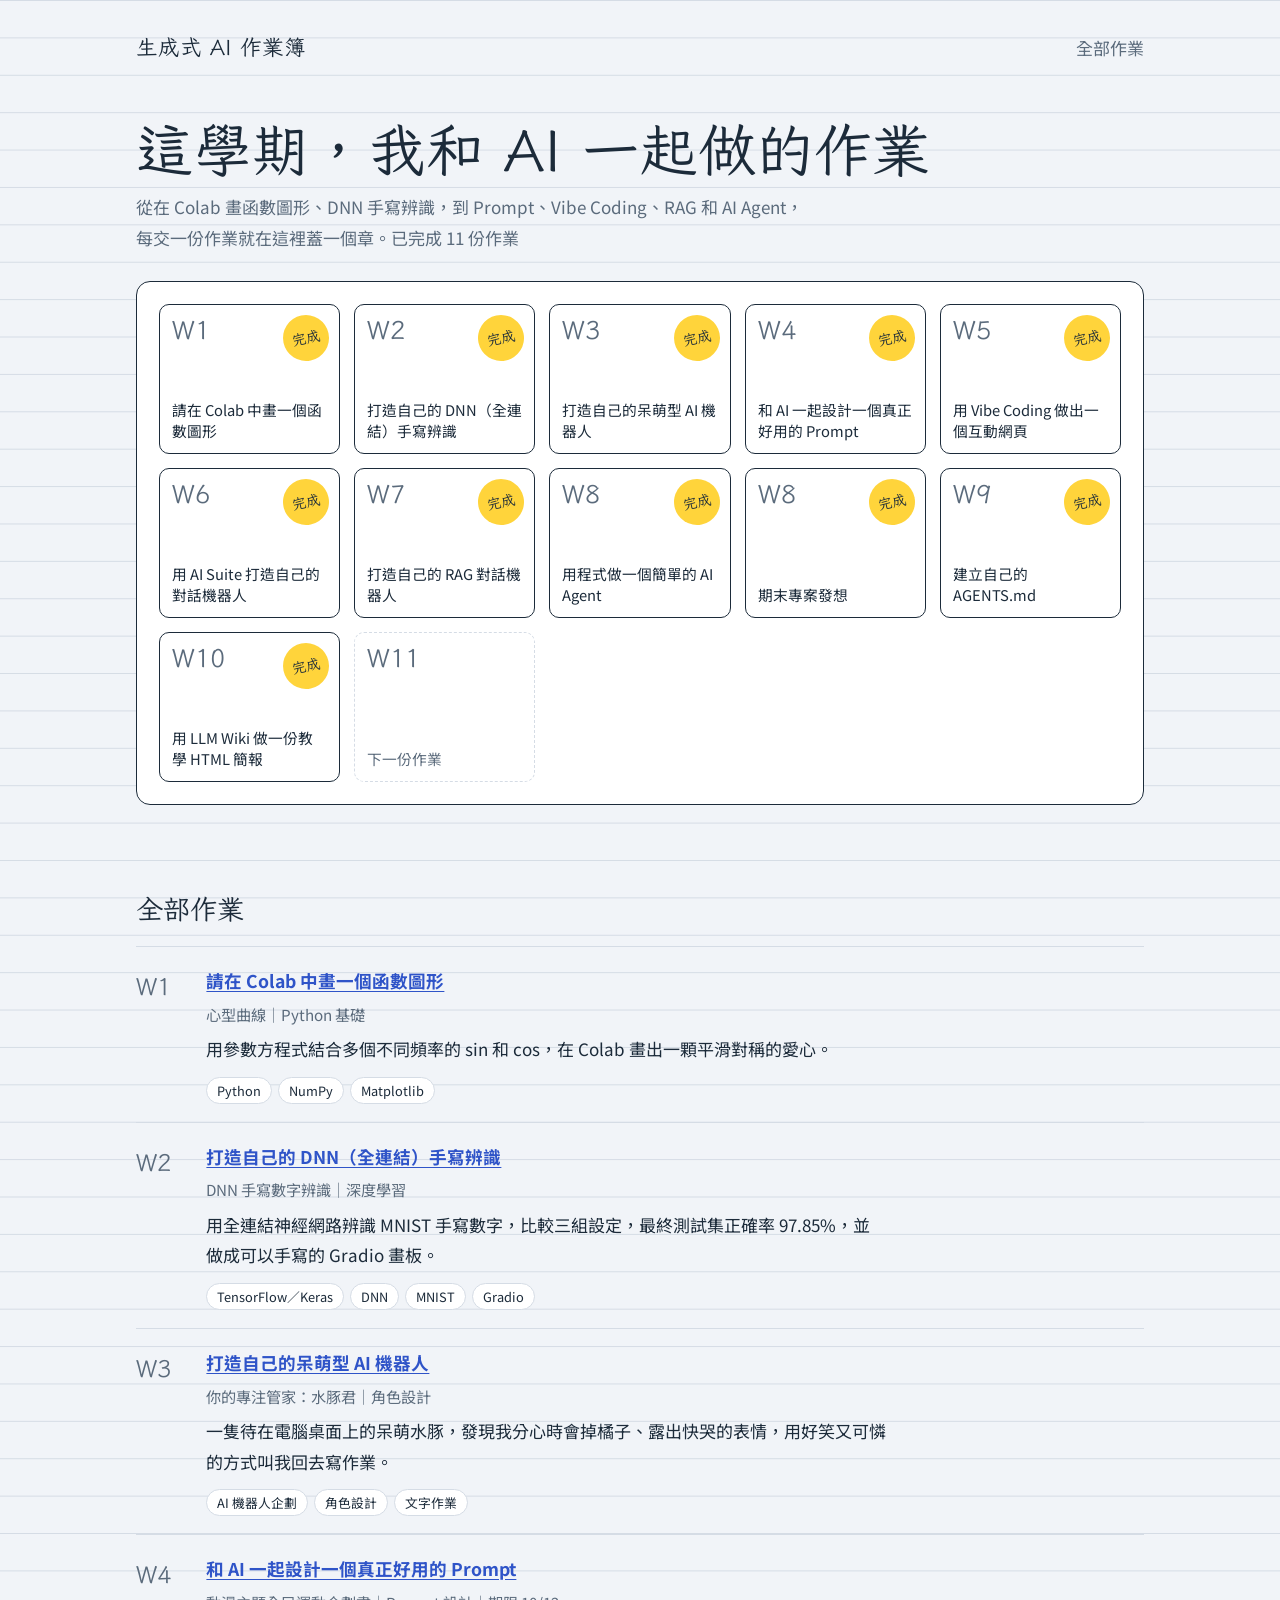
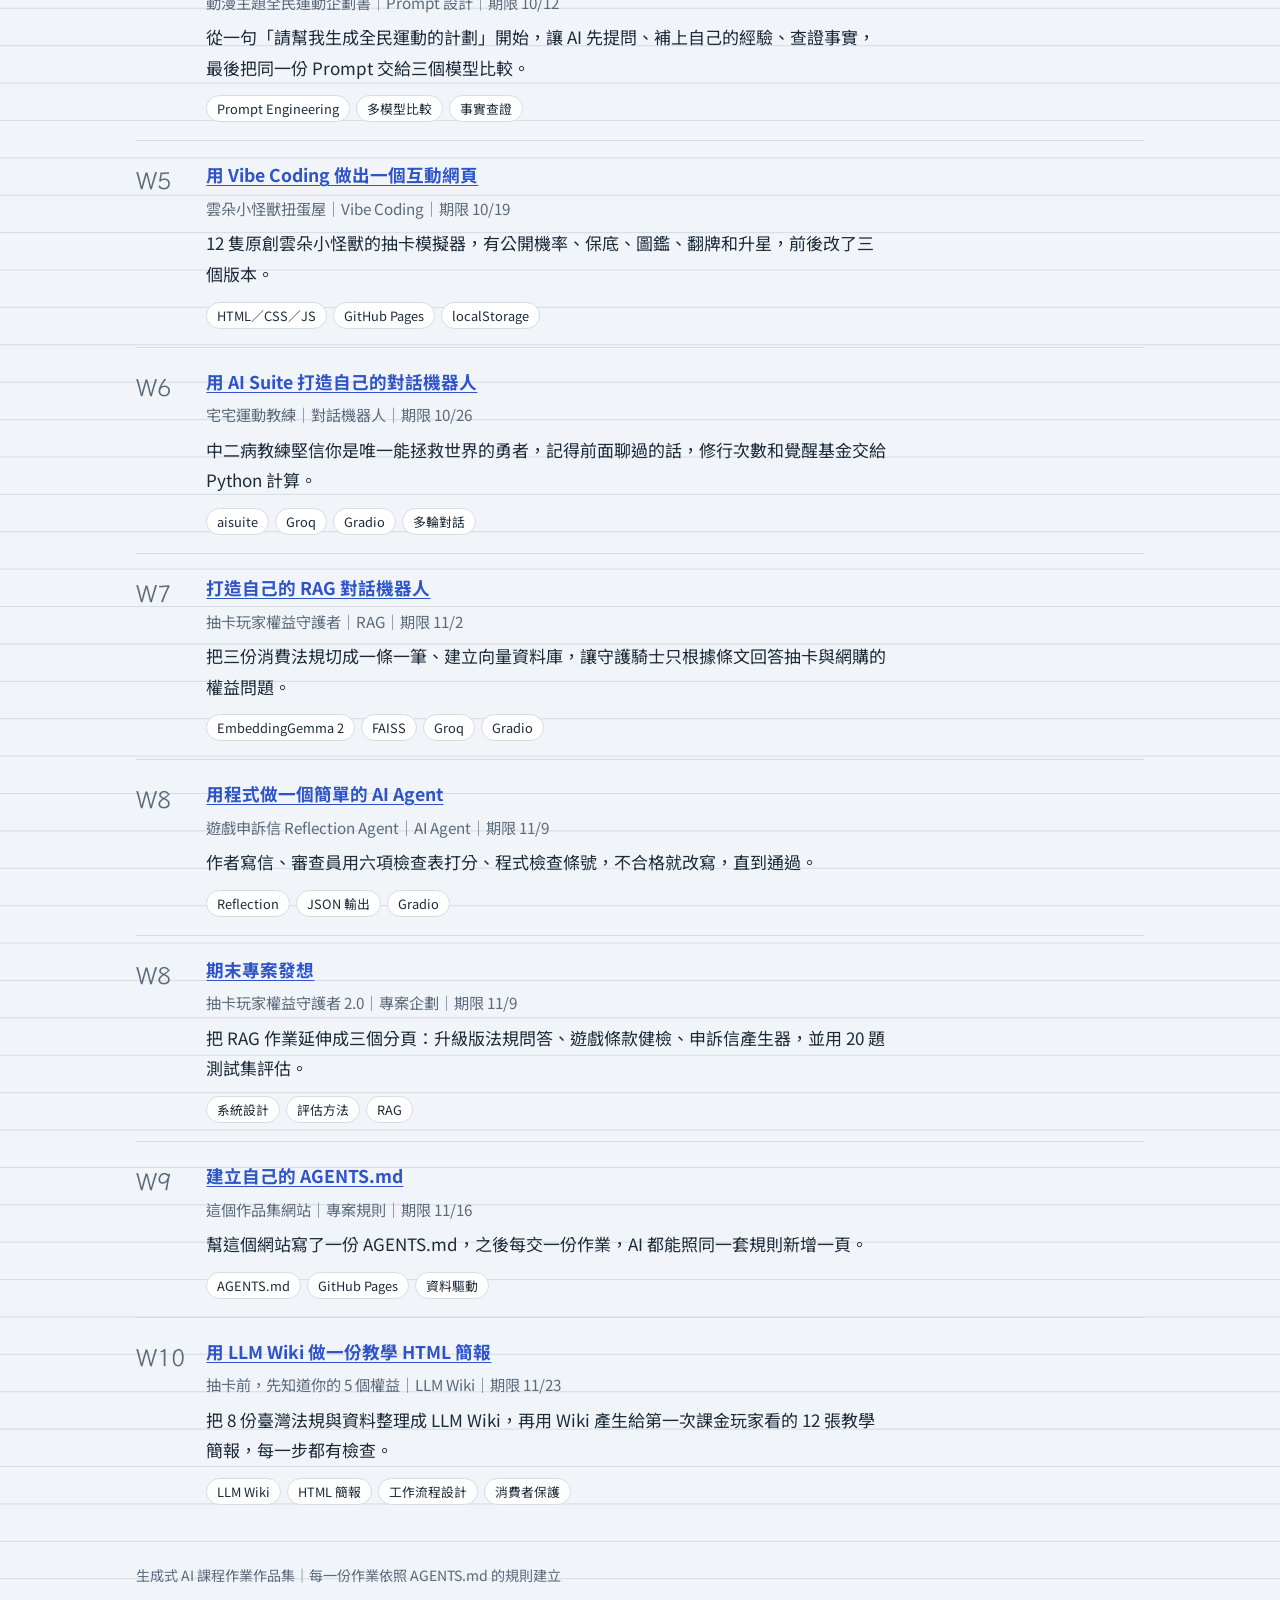
<file: index.html>
<!DOCTYPE html>
<html lang="zh-Hant">
<head>
<meta charset="UTF-8">
<meta name="viewport" content="width=device-width, initial-scale=1">
<title>生成式 AI 作業簿</title>
<meta name="description" content="一學期生成式 AI 課程的作業作品集，每份作業一頁。">
<link rel="preconnect" href="https://fonts.googleapis.com">
<link rel="preconnect" href="https://fonts.gstatic.com" crossorigin>
<link href="https://fonts.googleapis.com/css2?family=LXGW+WenKai+TC&family=Noto+Sans+TC:wght@400;600&display=swap" rel="stylesheet">
<link rel="stylesheet" href="assets/style.css">
</head>
<body data-page="home" data-root=".">
<header class="site-header"><div class="wrap">
  <a class="brand" href="index.html" data-site-title>生成式 AI 作業簿</a>
  <nav><a href="#works">全部作業</a></nav>
</div></header>

<main class="wrap">
  <section class="hero">
    <h1>這學期，我和 AI 一起做的作業</h1>
    <p>從在 Colab 畫函數圖形、DNN 手寫辨識，到 Prompt、Vibe Coding、RAG 和 AI Agent，每交一份作業就在這裡蓋一個章。<span id="hero-count"></span></p>
    <div class="stampcard" id="stampcard" aria-label="作業集點卡"></div>
  </section>

  <h2 class="section-title" id="works">全部作業</h2>
  <ol class="worklist" id="worklist"></ol>
</main>

<footer class="site-footer"><div class="wrap">生成式 AI 課程作業作品集｜每一份作業依照 AGENTS.md 的規則建立</div></footer>
<script src="assets/site.js"></script>
</body>
</html>
</file>
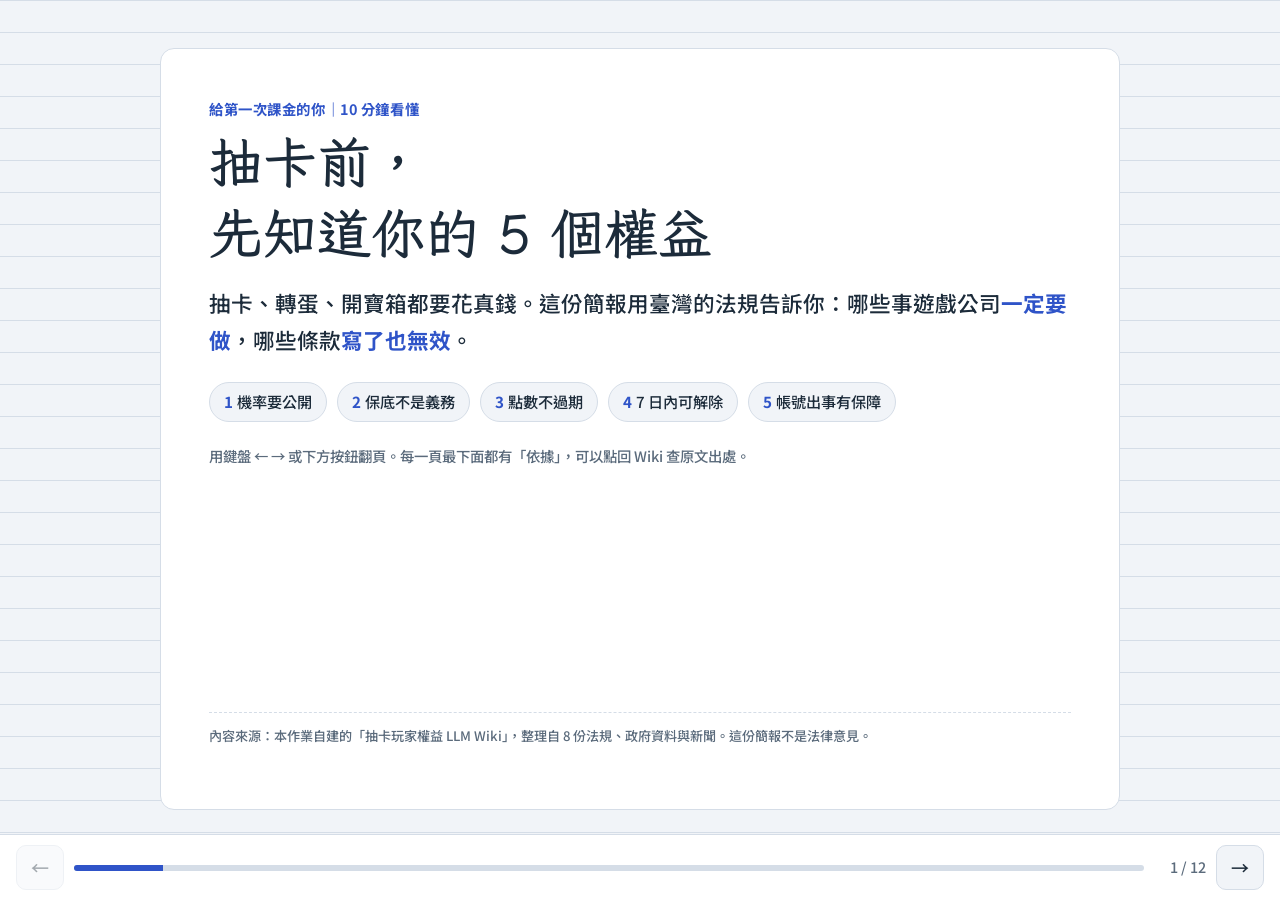
<file: llm-wiki/slides/index.html>
<!doctype html>
<html lang="zh-Hant-TW">
<head>
<meta charset="utf-8">
<meta name="viewport" content="width=device-width, initial-scale=1">
<title>抽卡前，先知道你的 5 個權益</title>
<meta name="description" content="用 LLM Wiki 整理臺灣法規，給第一次課金的玩家看的教學簡報。">
<link rel="preconnect" href="https://fonts.googleapis.com">
<link rel="preconnect" href="https://fonts.gstatic.com" crossorigin>
<link href="https://fonts.googleapis.com/css2?family=LXGW+WenKai+TC:wght@400;700&family=Noto+Sans+TC:wght@400;500;700&display=swap" rel="stylesheet">
<style>
:root{
  --paper:#F1F4F8; --sheet:#FFFFFF; --ink:#1C2B3A; --muted:#5B6B7C; --line:#D5DDE7;
  --cobalt:#2F54C8; --marker:#FFD43B; --ok:#1F7A4D; --no:#B3261E; --soft:#E8EEFB;
}
@media (prefers-color-scheme: dark){
  :root:not([data-theme="light"]){
    --paper:#11161D; --sheet:#18202A; --ink:#E6EDF5; --muted:#9AA9B8; --line:#2B3746;
    --cobalt:#8EA8FF; --marker:#FFD43B; --ok:#6FD39C; --no:#FF8A80; --soft:#1F2A3D;
  }
}
:root[data-theme="dark"]{
  --paper:#11161D; --sheet:#18202A; --ink:#E6EDF5; --muted:#9AA9B8; --line:#2B3746;
  --cobalt:#8EA8FF; --marker:#FFD43B; --ok:#6FD39C; --no:#FF8A80; --soft:#1F2A3D;
}
*{box-sizing:border-box}
html,body{margin:0;height:100%}
body{
  background:var(--paper); color:var(--ink);
  font:500 18px/1.7 "Noto Sans TC",system-ui,sans-serif;
  background-image:linear-gradient(var(--line) 1px,transparent 1px);
  background-size:100% 32px;
}
h1,h2,h3,.hand{font-family:"LXGW WenKai TC",serif;font-weight:700;line-height:1.3}
.deck{height:100%;display:flex;flex-direction:column}
.stage{flex:1;position:relative;overflow:hidden}
.slide{
  position:absolute;inset:0;display:none;overflow-y:auto;
  padding:clamp(20px,4vw,48px) 16px 24px;
}
.slide.on{display:block}
.card{
  max-width:960px;margin:0 auto;background:var(--sheet);border:1px solid var(--line);
  border-radius:14px;padding:clamp(22px,4vw,48px);min-height:100%;
  display:flex;flex-direction:column;
}
.kicker{color:var(--cobalt);font-weight:700;font-size:.9rem;letter-spacing:.04em;margin:0 0 6px}
h1{font-size:clamp(2rem,6vw,3.4rem);margin:0 0 16px}
h2{font-size:clamp(1.5rem,4vw,2.3rem);margin:0 0 18px}
h2 .mk{background:linear-gradient(transparent 62%,var(--marker) 62%)}
p{margin:0 0 14px}
ul{margin:0 0 14px;padding-left:1.2em}
li{margin:6px 0}
b,strong{color:var(--cobalt)}
.grow{flex:1}
.src{
  margin-top:24px;padding-top:12px;border-top:1px dashed var(--line);
  font-size:.82rem;color:var(--muted)
}
.src a{color:var(--muted)}
.big{font-size:clamp(1.1rem,2.6vw,1.35rem)}
.grid{display:grid;gap:14px;grid-template-columns:repeat(auto-fit,minmax(220px,1fr));margin:6px 0 14px}
.box{border:1px solid var(--line);border-radius:12px;padding:16px 18px;background:var(--paper)}
.box h3{margin:0 0 6px;font-size:1.2rem}
.box p{margin:0;font-size:.95rem}
.quote{
  border-left:5px solid var(--cobalt);background:var(--soft);padding:12px 16px;border-radius:0 10px 10px 0;
  font-family:"LXGW WenKai TC",serif;font-size:1.1rem;margin:4px 0 16px
}
.note{font-size:.9rem;color:var(--muted)}
.warn{border:1px dashed var(--cobalt);border-radius:10px;padding:10px 14px;font-size:.92rem;margin:4px 0 14px}
.steps{counter-reset:s;list-style:none;padding:0}
.steps li{counter-increment:s;position:relative;padding:10px 12px 10px 56px;border:1px solid var(--line);border-radius:12px;margin:10px 0;background:var(--paper)}
.steps li::before{
  content:counter(s);position:absolute;left:12px;top:50%;transform:translateY(-50%);
  width:32px;height:32px;border-radius:50%;background:var(--cobalt);color:var(--sheet);
  display:grid;place-items:center;font-weight:700
}
.vs{display:flex;gap:14px;flex-wrap:wrap;align-items:stretch;margin:4px 0 16px}
.vs .box{flex:1;min-width:200px;text-align:center}
.vs .num{font-family:"LXGW WenKai TC",serif;font-size:clamp(2.4rem,8vw,3.6rem);font-weight:700;color:var(--cobalt);line-height:1.1}
.capsules{display:flex;gap:10px;flex-wrap:wrap;margin:10px 0 22px}
.cap{
  border:1px solid var(--line);border-radius:999px;padding:6px 14px;background:var(--paper);font-size:.95rem
}
.cap i{font-style:normal;color:var(--cobalt);font-weight:700;margin-right:4px}
table{border-collapse:collapse;width:100%;font-size:.95rem;margin:4px 0 14px}
th,td{border:1px solid var(--line);padding:8px 10px;text-align:left;vertical-align:top}
th{background:var(--paper)}
.q{border:1px solid var(--line);border-radius:12px;padding:14px 16px;margin:0 0 12px;background:var(--paper)}
.q p{margin:0 0 8px;font-weight:700}
.q button{
  font:inherit;font-size:.95rem;border:1px solid var(--line);background:var(--sheet);color:var(--ink);
  border-radius:999px;padding:6px 16px;margin:0 8px 6px 0;cursor:pointer
}
.q button[aria-pressed="true"].right{border-color:var(--ok);color:var(--ok)}
.q button[aria-pressed="true"].wrong{border-color:var(--no);color:var(--no)}
.q .fb{font-size:.92rem;color:var(--muted);min-height:1.4em;margin:0}
nav.bar{
  display:flex;align-items:center;gap:10px;padding:10px 16px;background:var(--sheet);
  border-top:1px solid var(--line)
}
nav.bar button{
  font:inherit;border:1px solid var(--line);background:var(--paper);color:var(--ink);
  border-radius:10px;padding:6px 14px;cursor:pointer;min-width:44px;min-height:40px
}
nav.bar button:disabled{opacity:.4;cursor:default}
.prog{flex:1;height:6px;background:var(--line);border-radius:3px;overflow:hidden}
.prog span{display:block;height:100%;width:0;background:var(--cobalt);transition:width .2s}
.count{font-variant-numeric:tabular-nums;color:var(--muted);font-size:.9rem;min-width:52px;text-align:right}
button:focus-visible,a:focus-visible{outline:3px solid var(--cobalt);outline-offset:2px}
@media (min-width:601px) and (max-height:820px){
  body{font-size:16px}
  .slide{padding:16px 16px 12px}
  .card{padding:26px 40px 18px}
  h1{margin-bottom:10px}
  h2{margin-bottom:10px;font-size:2rem}
  p{margin-bottom:10px}
  li{margin:3px 0}
  .big{font-size:1.1rem}
  .grid{gap:10px}
  .box{padding:10px 14px}
  .steps li{padding:6px 12px 6px 52px;margin:6px 0}
  .q{padding:10px 14px;margin-bottom:8px}
  .q p{margin-bottom:4px}
  .q .fb{min-height:0}
  .src{margin-top:12px;padding-top:8px;font-size:.78rem}
  .quote{margin-bottom:10px;padding:8px 14px}
}
@media (max-width:600px){
  body{font-size:16px}
  .card{border-radius:10px}
}
@media print{
  nav.bar{display:none}
  .stage{overflow:visible}
  .slide{display:block;position:static;page-break-after:always}
}
</style>
</head>
<body>
<div class="deck">
<main class="stage" id="stage">

<!-- 1 封面 -->
<section class="slide on" data-src="index">
<div class="card">
  <p class="kicker">給第一次課金的你｜10 分鐘看懂</p>
  <h1>抽卡前，<br>先知道你的 5 個權益</h1>
  <p class="big">抽卡、轉蛋、開寶箱都要花真錢。這份簡報用臺灣的法規告訴你：哪些事遊戲公司<b>一定要做</b>，哪些條款<b>寫了也無效</b>。</p>
  <div class="capsules" aria-label="五個權益">
    <span class="cap"><i>1</i>機率要公開</span>
    <span class="cap"><i>2</i>保底不是義務</span>
    <span class="cap"><i>3</i>點數不過期</span>
    <span class="cap"><i>4</i>7 日內可解除</span>
    <span class="cap"><i>5</i>帳號出事有保障</span>
  </div>
  <p class="note grow">用鍵盤 ← → 或下方按鈕翻頁。每一頁最下面都有「依據」，可以點回 Wiki 查原文出處。</p>
  <p class="src">內容來源：本作業自建的「抽卡玩家權益 LLM Wiki」，整理自 8 份法規、政府資料與新聞。這份簡報不是法律意見。</p>
</div>
</section>

<!-- 2 定型化契約 -->
<section class="slide" data-src="定型化契約">
<div class="card">
  <p class="kicker">先懂一個詞</p>
  <h2>你按下的「同意」，叫做<span class="mk">定型化契約</span></h2>
  <p>業者先寫好、玩家只能按同意的條款，就是定型化契約。法律要求它<b>平等互惠</b>；條款看不懂、有兩種解釋時，要用<b>對玩家有利</b>的那一種。</p>
  <p>政府還替線上遊戲訂了一份「契約最低標準」。下面這些條款，<b>就算寫了也無效</b>：</p>
  <div class="grid">
    <div class="box"><h3>點數有使用期限</h3><p>付費點數不能設期限。</p></div>
    <div class="box"><h3>業者有最終解釋權</h3><p>不得記載。</p></div>
    <div class="box"><h3>業者可以單方改契約</h3><p>不得記載。</p></div>
    <div class="box"><h3>廣告僅供參考</h3><p>廣告內容其實是契約的一部分。</p></div>
  </div>
  <div class="grow"></div>
  <p class="src">依據：<a href="https://github.com/elainechiu2005-collab/genai-portfolio/blob/main/llm-wiki/wiki/定型化契約.md">[[定型化契約]]</a>（S1 消保法第 2、11 條；S2 不得記載事項）</p>
</div>
</section>

<!-- 3 機率 -->
<section class="slide" data-src="機率揭露">
<div class="card">
  <p class="kicker">權益 1</p>
  <h2>抽卡機率<span class="mk">一定要公開</span></h2>
  <ul class="big">
    <li>只要跟付費有關就要公布：直接、間接、部分付費都算。<br><span class="note">例：寶箱免費、鑰匙要付費 → 寶箱內容的機率也要公布。</span></li>
    <li>機率要用<b>百分比</b>寫，不能只寫「很高」「很低」。</li>
    <li>要放在官網首頁、遊戲登入頁或購買頁、遊戲包裝上。</li>
  </ul>
  <p>而且一定要附上這句提示語：</p>
  <div class="quote">「此為機會中獎商品，消費者購買或參與活動不代表即可獲得特定商品」</div>
  <p class="note">這條規定 112 年 1 月 1 日起生效。</p>
  <div class="grow"></div>
  <p class="src">依據：<a href="https://github.com/elainechiu2005-collab/genai-portfolio/blob/main/llm-wiki/wiki/機率揭露.md">[[機率揭露]]</a>（S2 壹、六；S3；S5）</p>
</div>
</section>

<!-- 4 保底 -->
<section class="slide" data-src="保底與天井">
<div class="card">
  <p class="kicker">權益 2</p>
  <h2>保底和天井：<span class="mk">鼓勵，不是強制</span></h2>
  <div class="grid">
    <div class="box"><h3>天井</h3><p>付到一定條件，可以拿到<b>指定</b>的稀有角色或道具。</p></div>
    <div class="box"><h3>保底</h3><p>付到一定條件，可以拿到<b>不指定</b>的稀有角色或道具。</p></div>
  </div>
  <p>政府把這兩種機制寫進契約範本，但只是<b>鼓勵業者參考推行</b>。所以一款遊戲沒有保底，本身不違法。</p>
  <div class="warn">不過：如果遊戲<b>宣傳</b>有保底，廣告是契約的一部分，就要做到。（這是由兩條規定推論出來的）</div>
  <div class="grow"></div>
  <p class="src">依據：<a href="https://github.com/elainechiu2005-collab/genai-portfolio/blob/main/llm-wiki/wiki/保底與天井.md">[[保底與天井]]</a>（S3；S5；S6；S2 壹、三）</p>
</div>
</section>

<!-- 5 點數 -->
<section class="slide" data-src="點數與退款">
<div class="card">
  <p class="kicker">權益 3</p>
  <h2>點數<span class="mk">不會過期</span>，不玩了可以退</h2>
  <ul class="big">
    <li>契約<b>不能</b>規定付費點數的使用期限。</li>
    <li>你可以隨時終止契約。業者<b>扣除必要成本後</b>，要在 <b>30 日內</b>退還<b>未使用</b>的點數。</li>
    <li>業者不能用「沒收剩下的點數」當懲罰。</li>
    <li>遊戲要收掉，至少要在 <b>30 日前</b>公告；沒照規定公告的，不能扣必要成本，還要合理補償。</li>
  </ul>
  <p class="note">已經花掉、抽掉的點數，不算「未使用」。</p>
  <div class="grow"></div>
  <p class="src">依據：<a href="https://github.com/elainechiu2005-collab/genai-portfolio/blob/main/llm-wiki/wiki/點數與退款.md">[[點數與退款]]</a>（S2 壹、十八、十九、貳；S6）</p>
</div>
</section>

<!-- 6 七天 -->
<section class="slide" data-src="七天解除與數位內容例外">
<div class="card">
  <p class="kicker">權益 4</p>
  <h2>網購有 7 天鑑賞期，<span class="mk">遊戲呢？</span></h2>
  <table>
    <tr><th>情況</th><th>規定</th></tr>
    <tr><td>一般網購</td><td>收到商品 7 日內，不用理由就能解除契約。</td></tr>
    <tr><td>數位內容</td><td>業者<b>事先告知</b>並經你同意才提供的，可以排除 7 天解除。</td></tr>
    <tr><td>線上遊戲</td><td>適用遊戲契約的特別規定：<b>開始遊戲後 7 日內</b>可以書面解除，並退還<b>未使用</b>的點數。</td></tr>
  </table>
  <p>重點：能退的是<b>還沒用掉的點數</b>。已經抽掉的內容不在退還範圍。</p>
  <div class="warn">「開始遊戲後 7 日」從哪一天算？條文只寫「開始遊戲後」，Wiki 標為待確認。真的遇到時，先打 1950 問清楚。</div>
  <div class="grow"></div>
  <p class="src">依據：<a href="https://github.com/elainechiu2005-collab/genai-portfolio/blob/main/llm-wiki/wiki/七天解除與數位內容例外.md">[[七天解除與數位內容例外]]</a>（S1 第 19 條；S4 第 2、3 條；S2 壹、四；S7）</p>
</div>
</section>

<!-- 7 帳號 -->
<section class="slide" data-src="帳號停權與程式錯誤">
<div class="card">
  <p class="kicker">權益 5</p>
  <h2>帳號被盜、被停權、遇到 bug</h2>
  <div class="grid">
    <div class="box"><h3>被盜</h3><p>業者查證後可先暫停帳號；對方 7 日內沒說明，業者要回復被轉走的東西或補償。</p></div>
    <div class="box"><h3>被停權</h3><p>第一次違規要先通知改善；每次最長停 7 日。不服可在 7 日內申訴，業者最長 15 日回覆。</p></div>
    <div class="box"><h3>bug／連不上</h3><p>業者要修復、返還被扣的費用；程式錯誤造成損失要賠，修好前不能收費。</p></div>
  </div>
  <p><b>留證據：</b>業者要保存你的遊戲歷程至少 30 日，你可以申請調閱，費用不超過 200 元，7 日內提供。</p>
  <div class="grow"></div>
  <p class="src">依據：<a href="https://github.com/elainechiu2005-collab/genai-portfolio/blob/main/llm-wiki/wiki/帳號停權與程式錯誤.md">[[帳號停權與程式錯誤]]</a>（S2 壹、八、九、十二、十三、十五、十六）</p>
</div>
</section>

<!-- 8 案例 -->
<section class="slide" data-src="案例-天堂M機率爭議">
<div class="card">
  <p class="kicker">真實案例</p>
  <h2>為什麼要有「轉蛋法」？</h2>
  <div class="vs">
    <div class="box"><div class="num">10%</div><p>官方公告的成功率（韓版）</p></div>
    <div class="box"><div class="num">約 2.3%</div><p>實況主丁特花費逾 200 萬元的實測結果</p></div>
  </div>
  <p>這起《天堂M》事件讓「機率要不要公開、公開的準不準」變成大家關心的問題，後來的修正就要求用百分比揭露機率。</p>
  <p class="note">想一想：如果公告和實際不一樣，你要怎麼證明？所以範本建議業者把抽獎紀錄保存到活動結束後至少 180 日。</p>
  <div class="grow"></div>
  <p class="src">依據：<a href="https://github.com/elainechiu2005-collab/genai-portfolio/blob/main/llm-wiki/wiki/案例-天堂M機率爭議.md">[[案例-天堂M機率爭議]]</a>（S5 公視新聞 2022-07-15；S3）</p>
</div>
</section>

<!-- 9 申訴 -->
<section class="slide" data-src="申訴管道">
<div class="card">
  <p class="kicker">出事怎麼辦</p>
  <h2>申訴三步驟</h2>
  <ol class="steps">
    <li><b>先找遊戲公司</b>：業者要在申訴之日起 15 日內妥適處理。</li>
    <li><b>找消保官</b>：沒處理好，向你所在縣市的消費者保護官申訴。</li>
    <li><b>申請調解</b>：還是沒解決，向縣市的消費爭議調解委員會申請調解。</li>
  </ol>
  <p>不知道從哪開始？先打 <b>1950</b> 消費者服務專線。</p>
  <p class="note">申訴前先準備：機率公告截圖、購買紀錄、遊戲歷程。</p>
  <div class="grow"></div>
  <p class="src">依據：<a href="https://github.com/elainechiu2005-collab/genai-portfolio/blob/main/llm-wiki/wiki/申訴管道.md">[[申訴管道]]</a>（S1 第 43、44 條；S7）</p>
</div>
</section>

<!-- 10 罰則 -->
<section class="slide" data-src="主管機關與罰則">
<div class="card">
  <p class="kicker">業者不照做會怎樣</p>
  <h2>誰管？罰多少？</h2>
  <p>線上遊戲的契約規定，從 111 年 8 月 27 日起由<b>數位發展部</b>主管，主管機關可以隨時派員查核。</p>
  <table>
    <tr><th>情況</th><th>罰鍰（新臺幣）</th></tr>
    <tr><td>違反規定，<b>經限期改正仍不改正</b></td><td>3 萬元以上 30 萬元以下</td></tr>
    <tr><td>再次限期改正仍不改正</td><td>5 萬元以上 50 萬元以下，可以按次處罰</td></tr>
  </table>
  <p class="note">是「叫你改、你不改」才罰，不是一發現就罰。</p>
  <div class="grow"></div>
  <p class="src">依據：<a href="https://github.com/elainechiu2005-collab/genai-portfolio/blob/main/llm-wiki/wiki/主管機關與罰則.md">[[主管機關與罰則]]</a>（S1 第 17、56 條之 1；S5；S6）</p>
</div>
</section>

<!-- 11 小測驗 -->
<section class="slide" data-src="常見迷思">
<div class="card">
  <p class="kicker">小測驗</p>
  <h2>這三句話，對還是錯？</h2>
  <div class="q" data-answer="no">
    <p>1. 抽到不喜歡的角色，7 天內可以把那次抽卡退掉。</p>
    <button type="button" data-v="yes">對</button><button type="button" data-v="no">錯</button>
    <p class="fb" aria-live="polite" data-fb="錯。能請求退還的是「未使用」的點數，已經抽掉的內容不在退還範圍。"></p>
  </div>
  <div class="q" data-answer="no">
    <p>2. 遊戲沒有保底機制，就是違法。</p>
    <button type="button" data-v="yes">對</button><button type="button" data-v="no">錯</button>
    <p class="fb" aria-live="polite" data-fb="錯。保底、天井是政府「鼓勵」的機制，不是強制。"></p>
  </div>
  <div class="q" data-answer="yes">
    <p>3. 遊戲要停止營運，業者至少要在 30 日前公告。</p>
    <button type="button" data-v="yes">對</button><button type="button" data-v="no">錯</button>
    <p class="fb" aria-live="polite" data-fb="對。停運要在終止前至少 30 日公告並通知，終止時未使用的點數也要退。"></p>
  </div>
  <div class="grow"></div>
  <p class="src">依據：<a href="https://github.com/elainechiu2005-collab/genai-portfolio/blob/main/llm-wiki/wiki/常見迷思.md">[[常見迷思]]</a>（S2 壹、四、十九；S3；S4）</p>
</div>
</section>

<!-- 12 回顧 -->
<section class="slide" data-src="index">
<div class="card">
  <p class="kicker">帶走這 5 句</p>
  <h2>抽卡前的<span class="mk">重點回顧</span></h2>
  <ol class="steps">
    <li>付費抽獎一定要用百分比公布機率。</li>
    <li>保底、天井是鼓勵，不是義務；但宣傳有就要做到。</li>
    <li>付費點數不能設期限，終止契約可退未使用點數。</li>
    <li>開始遊戲後 7 日內可解除，退的是未使用點數。</li>
    <li>出事：遊戲公司 → 消保官 → 調解，先打 1950。</li>
  </ol>
  <p class="note grow">這份簡報只是入門整理，不是法律意見。實際爭議請洽 1950 或各縣市消保官。</p>
  <div class="src">
    <p style="margin:0 0 6px"><b>資料來源（Wiki 的 raw/）</b></p>
    S1 消費者保護法｜S2 網路連線遊戲服務定型化契約應記載及不得記載事項（112-01-01 生效）｜S3 契約範本修正說明｜S4 通訊交易解除權合理例外情事適用準則｜S5 公視新聞〈轉蛋法通過〉｜S6 數位產業署《2024 遊戲紛爭處理實戰秘笈》｜S7 法律百科｜S8 行政院公告沿革
    <br><a href="https://github.com/elainechiu2005-collab/genai-portfolio/tree/main/llm-wiki">打開完整 Wiki</a>
  </div>
</div>
</section>

</main>
<nav class="bar" aria-label="翻頁">
  <button type="button" id="prev" aria-label="上一頁">←</button>
  <div class="prog" aria-hidden="true"><span id="bar"></span></div>
  <span class="count" id="count">1 / 12</span>
  <button type="button" id="next" aria-label="下一頁">→</button>
</nav>
</div>
<script>
(function(){
  var slides = Array.prototype.slice.call(document.querySelectorAll('.slide'));
  var i = 0, prev = document.getElementById('prev'), next = document.getElementById('next');
  function show(n){
    i = Math.max(0, Math.min(slides.length - 1, n));
    slides.forEach(function(s, k){ s.classList.toggle('on', k === i); });
    slides[i].scrollTop = 0;
    document.getElementById('count').textContent = (i + 1) + ' / ' + slides.length;
    document.getElementById('bar').style.width = ((i + 1) / slides.length * 100) + '%';
    prev.disabled = i === 0; next.disabled = i === slides.length - 1;
    if (location.hash !== '#' + (i + 1)) history.replaceState(null, '', '#' + (i + 1));
  }
  prev.onclick = function(){ show(i - 1); };
  next.onclick = function(){ show(i + 1); };
  document.addEventListener('keydown', function(e){
    if (e.target.tagName === 'BUTTON' && (e.key === ' ' || e.key === 'Enter')) return;
    if (e.key === 'ArrowRight' || e.key === 'PageDown' || e.key === ' ') { e.preventDefault(); show(i + 1); }
    if (e.key === 'ArrowLeft' || e.key === 'PageUp') { e.preventDefault(); show(i - 1); }
  });
  var x0 = null;
  document.getElementById('stage').addEventListener('touchstart', function(e){ x0 = e.touches[0].clientX; }, {passive:true});
  document.getElementById('stage').addEventListener('touchend', function(e){
    if (x0 === null) return; var dx = e.changedTouches[0].clientX - x0;
    if (Math.abs(dx) > 60) show(i + (dx < 0 ? 1 : -1)); x0 = null;
  });
  document.querySelectorAll('.q').forEach(function(q){
    q.querySelectorAll('button').forEach(function(b){
      b.onclick = function(){
        q.querySelectorAll('button').forEach(function(o){ o.setAttribute('aria-pressed','false'); o.className=''; });
        var right = b.dataset.v === q.dataset.answer;
        b.setAttribute('aria-pressed','true'); b.className = right ? 'right' : 'wrong';
        var fb = q.querySelector('.fb');
        fb.textContent = (right ? '答對了！' : '再想想：') + fb.dataset.fb;
      };
    });
  });
  var h = parseInt(location.hash.slice(1), 10);
  show(isNaN(h) ? 0 : h - 1);
})();
</script>
</body>
</html>
</file>
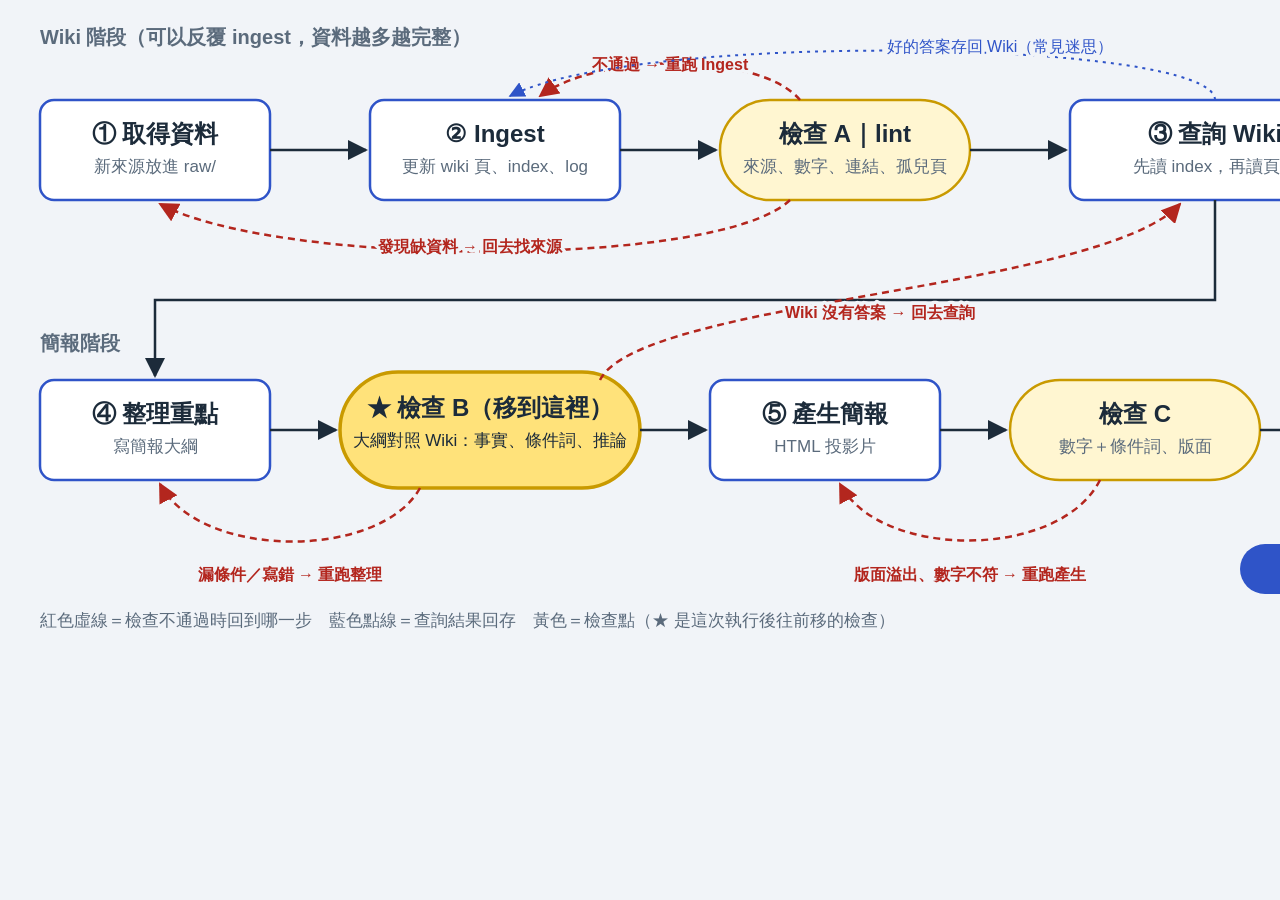
<file: llm-wiki/loop-diagram.html>
<!doctype html><html><head><meta charset="utf-8"><style>
body{margin:0;background:#F1F4F8;font-family:"Noto Sans CJK TC","Noto Serif CJK TC",sans-serif}
text{font-family:inherit;fill:#1C2B3A}
.n{fill:#fff;stroke:#2F54C8;stroke-width:2.5}
.c{fill:#FFF6D1;stroke:#C99A00;stroke-width:2.5}
.cs{fill:#FFE27A;stroke:#C99A00;stroke-width:3.5}
.t{font-size:24px;font-weight:700;text-anchor:middle}
.s{font-size:17px;text-anchor:middle;fill:#5B6B7C}
.a{stroke:#1C2B3A;stroke-width:2.5;fill:none;marker-end:url(#m)}
.r{stroke:#B3261E;stroke-width:2.5;fill:none;marker-end:url(#mr);stroke-dasharray:7 5}
.g{stroke:#2F54C8;stroke-width:2;fill:none;marker-end:url(#mb);stroke-dasharray:3 5}
.rl{font-size:16px;fill:#B3261E;text-anchor:middle;font-weight:700}
.gl{font-size:16px;fill:#2F54C8;text-anchor:middle}
.rl,.gl{paint-order:stroke;stroke:#F1F4F8;stroke-width:7px;stroke-linejoin:round}
.h{font-size:20px;font-weight:700;fill:#5B6B7C}
</style></head><body>
<svg width="1400" height="640" viewBox="0 0 1400 640" xmlns="http://www.w3.org/2000/svg">
<defs>
<marker id="m" viewBox="0 0 10 10" refX="9" refY="5" markerWidth="8" markerHeight="8" orient="auto"><path d="M0 0L10 5L0 10z" fill="#1C2B3A"/></marker>
<marker id="mr" viewBox="0 0 10 10" refX="9" refY="5" markerWidth="8" markerHeight="8" orient="auto"><path d="M0 0L10 5L0 10z" fill="#B3261E"/></marker>
<marker id="mb" viewBox="0 0 10 10" refX="9" refY="5" markerWidth="8" markerHeight="8" orient="auto"><path d="M0 0L10 5L0 10z" fill="#2F54C8"/></marker>
</defs>
<text x="40" y="44" class="h">Wiki 階段（可以反覆 ingest，資料越多越完整）</text>
<!-- row1 y=150 -->
<rect class="n" x="40" y="100" width="230" height="100" rx="14"/><text class="t" x="155" y="142">① 取得資料</text><text class="s" x="155" y="172">新來源放進 raw/</text>
<rect class="n" x="370" y="100" width="250" height="100" rx="14"/><text class="t" x="495" y="142">② Ingest</text><text class="s" x="495" y="172">更新 wiki 頁、index、log</text>
<rect class="c" x="720" y="100" width="250" height="100" rx="50"/><text class="t" x="845" y="142">檢查 A｜lint</text><text class="s" x="845" y="172">來源、數字、連結、孤兒頁</text>
<rect class="n" x="1070" y="100" width="290" height="100" rx="14"/><text class="t" x="1215" y="142">③ 查詢 Wiki</text><text class="s" x="1215" y="172">先讀 index，再讀頁面</text>
<path class="a" d="M270 150H366"/><path class="a" d="M620 150H716"/><path class="a" d="M970 150H1066"/>
<path class="r" d="M800 100C760 52 600 52 540 96"/><text class="rl" x="670" y="70">不通過 → 重跑 Ingest</text>
<path class="r" d="M790 200C720 268 280 268 160 204"/><text class="rl" x="470" y="252">發現缺資料 → 回去找來源</text>
<path class="g" d="M1215 100C1215 40 640 30 510 96"/><text class="gl" x="1000" y="52">好的答案存回 Wiki（常見迷思）</text>
<!-- connector -->
<path class="a" d="M1215 200V300H155V376"/>
<text x="40" y="350" class="h">簡報階段</text>
<!-- row2 y=430 -->
<rect class="n" x="40" y="380" width="230" height="100" rx="14"/><text class="t" x="155" y="422">④ 整理重點</text><text class="s" x="155" y="452">寫簡報大綱</text>
<rect class="cs" x="340" y="372" width="300" height="116" rx="58"/><text class="t" x="490" y="416">★ 檢查 B（移到這裡）</text><text class="s" x="490" y="446" style="fill:#1C2B3A">大綱對照 Wiki：事實、條件詞、推論</text>
<rect class="n" x="710" y="380" width="230" height="100" rx="14"/><text class="t" x="825" y="422">⑤ 產生簡報</text><text class="s" x="825" y="452">HTML 投影片</text>
<rect class="c" x="1010" y="380" width="250" height="100" rx="50"/><text class="t" x="1135" y="422">檢查 C</text><text class="s" x="1135" y="452">數字＋條件詞、版面</text>
<path class="a" d="M270 430H336"/><path class="a" d="M640 430H706"/><path class="a" d="M940 430H1006"/>
<path class="a" d="M1260 430H1300V540"/><rect x="1240" y="544" width="120" height="50" rx="25" fill="#2F54C8"/><text x="1300" y="576" class="t" style="fill:#fff;font-size:20px">完成</text>
<path class="r" d="M420 488C380 560 200 560 160 484"/><text class="rl" x="290" y="580">漏條件／寫錯 → 重跑整理</text>
<path class="r" d="M600 380C640 300 1100 290 1180 204"/><text class="rl" x="880" y="318">Wiki 沒有答案 → 回去查詢</text>
<path class="r" d="M1100 480C1060 560 880 560 840 484"/><text class="rl" x="970" y="580">版面溢出、數字不符 → 重跑產生</text>
<text x="40" y="626" class="s" style="text-anchor:start">紅色虛線＝檢查不通過時回到哪一步　藍色點線＝查詢結果回存　黃色＝檢查點（★ 是這次執行後往前移的檢查）</text>
</svg></body></html>
</file>
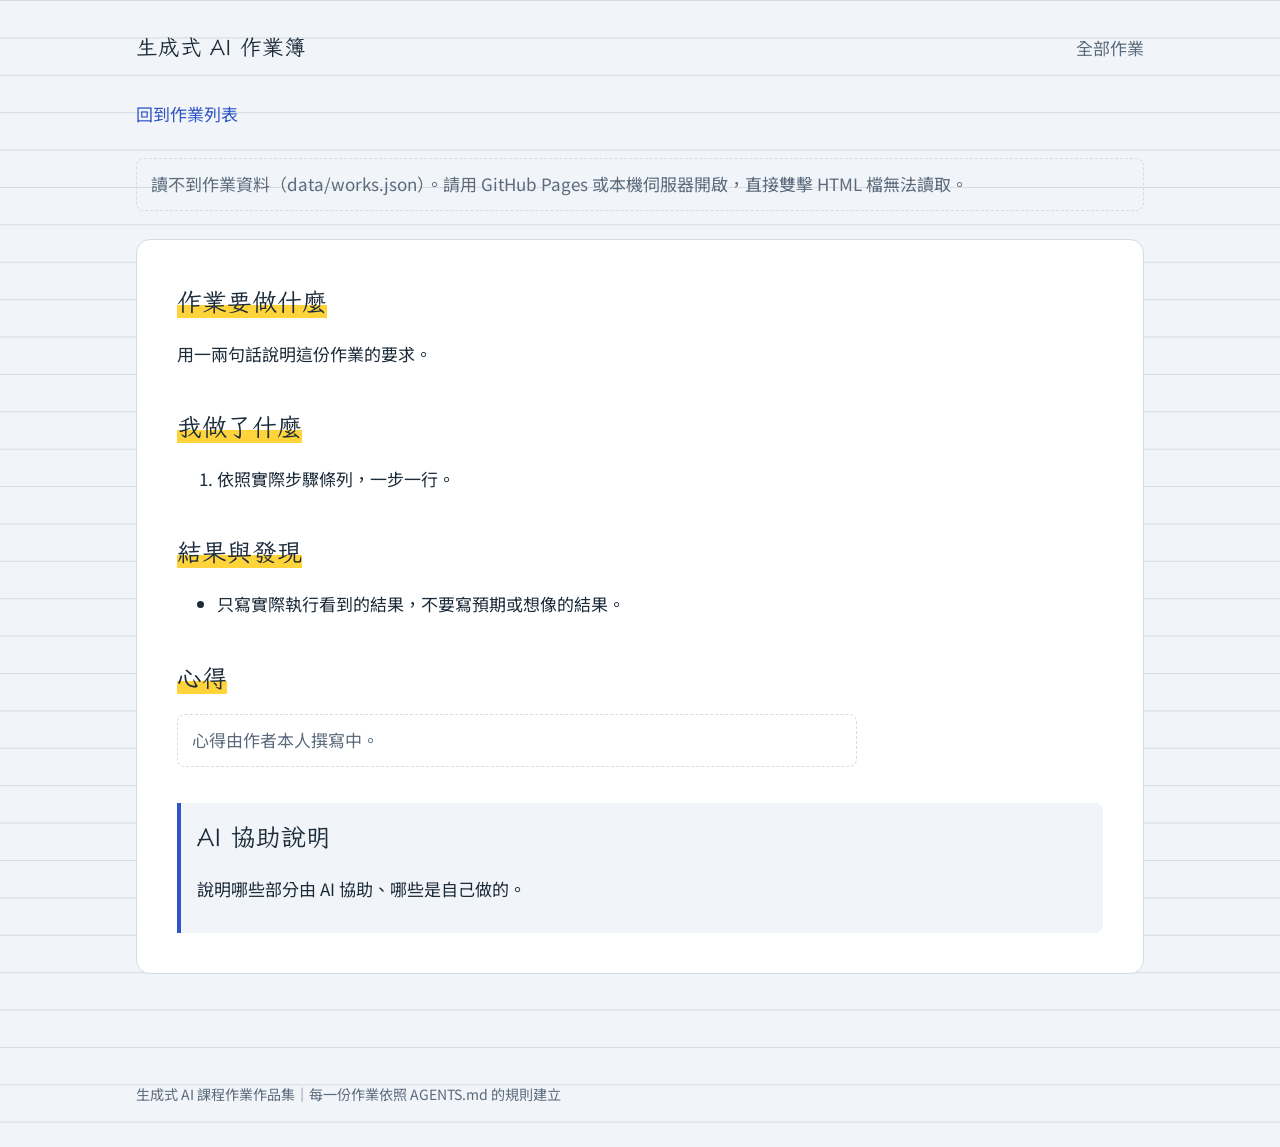
<file: templates/work-template.html>
<!DOCTYPE html>
<!--
  作業頁範本：新增作業時，複製這個檔案到 works/ 並改名為 wNN-英文短名.html
  要改的地方（其他不要動）：
    1. <body> 的 data-work-id 改成 works.json 裡的 id（例如 w08）
    2. <title> 改成作業標題
    3. 填寫 .sheet 裡五個區塊的內容（區塊順序與標題不可更改）
  標題、摘要、標籤、連結、上一篇／下一篇都由 assets/site.js 從 data/works.json 自動產生，不要寫在這裡。
-->
<html lang="zh-Hant">
<head>
<meta charset="UTF-8">
<meta name="viewport" content="width=device-width, initial-scale=1">
<title>作業標題｜生成式 AI 作業簿</title>
<link rel="preconnect" href="https://fonts.googleapis.com">
<link rel="preconnect" href="https://fonts.gstatic.com" crossorigin>
<link href="https://fonts.googleapis.com/css2?family=LXGW+WenKai+TC&family=Noto+Sans+TC:wght@400;600&display=swap" rel="stylesheet">
<link rel="stylesheet" href="../assets/style.css">
</head>
<body data-page="work" data-work-id="wNN" data-root="..">
<header class="site-header"><div class="wrap">
  <a class="brand" href="../index.html" data-site-title>生成式 AI 作業簿</a>
  <nav><a href="../index.html#works">全部作業</a></nav>
</div></header>

<main class="wrap work">
  <a class="back" href="../index.html#works">回到作業列表</a>
  <div class="work-head" id="work-head"></div>

  <article class="sheet">
    <section>
      <h2>作業要做什麼</h2>
      <p>用一兩句話說明這份作業的要求。</p>
    </section>

    <section>
      <h2>我做了什麼</h2>
      <ol>
        <li>依照實際步驟條列，一步一行。</li>
      </ol>
      <!-- 有截圖時：
      <figure>
        <img src="../assets/img/wNN-說明.jpg" alt="描述圖片內容" loading="lazy">
        <figcaption>一句話說明這張圖在看什麼。</figcaption>
      </figure>
      -->
    </section>

    <section>
      <h2>結果與發現</h2>
      <ul>
        <li>只寫實際執行看到的結果，不要寫預期或想像的結果。</li>
      </ul>
    </section>

    <section>
      <h2>心得</h2>
      <p class="todo">心得由作者本人撰寫中。</p>
    </section>

    <section class="ai-note">
      <h2>AI 協助說明</h2>
      <p>說明哪些部分由 AI 協助、哪些是自己做的。</p>
    </section>
  </article>

  <nav class="pager" id="pager" aria-label="上一份與下一份作業"></nav>
</main>

<footer class="site-footer"><div class="wrap">生成式 AI 課程作業作品集｜每一份作業依照 AGENTS.md 的規則建立</div></footer>
<script src="../assets/site.js"></script>
</body>
</html>
</file>
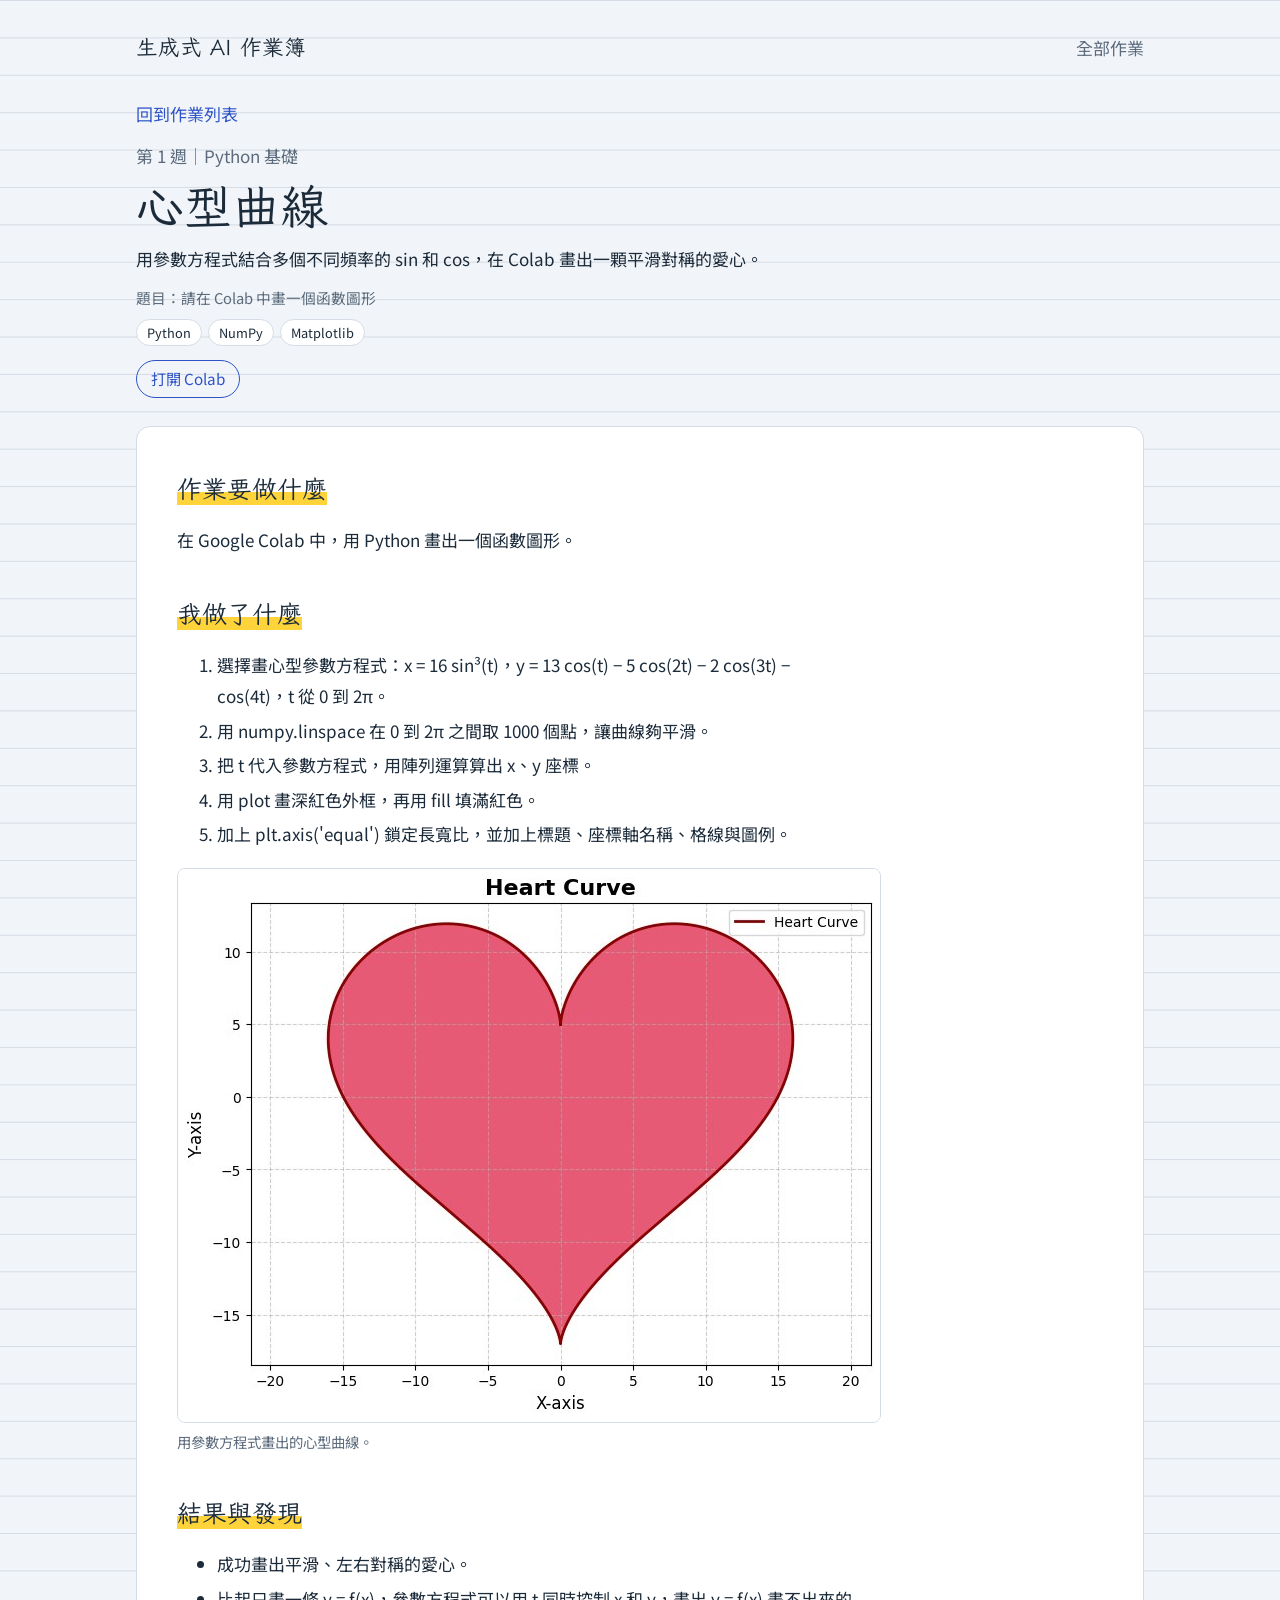
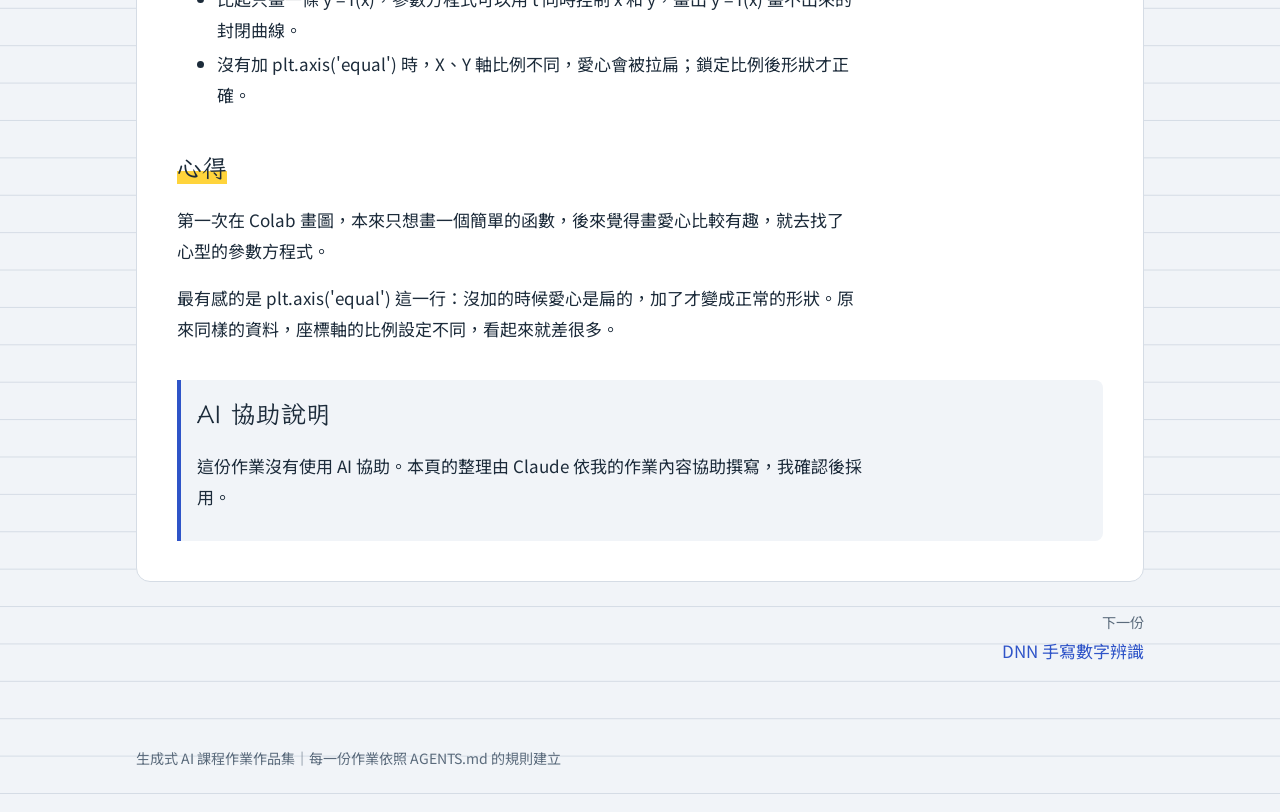
<file: works/w01-function-plot.html>
<!DOCTYPE html>
<html lang="zh-Hant">
<head>
<meta charset="UTF-8">
<meta name="viewport" content="width=device-width, initial-scale=1">
<title>請在 Colab 中畫一個函數圖形｜生成式 AI 作業簿</title>
<link rel="preconnect" href="https://fonts.googleapis.com">
<link rel="preconnect" href="https://fonts.gstatic.com" crossorigin>
<link href="https://fonts.googleapis.com/css2?family=LXGW+WenKai+TC&family=Noto+Sans+TC:wght@400;600&display=swap" rel="stylesheet">
<link rel="stylesheet" href="../assets/style.css">
</head>
<body data-page="work" data-work-id="w01" data-root="..">
<header class="site-header"><div class="wrap">
  <a class="brand" href="../index.html" data-site-title>生成式 AI 作業簿</a>
  <nav><a href="../index.html#works">全部作業</a></nav>
</div></header>

<main class="wrap work">
  <a class="back" href="../index.html#works">回到作業列表</a>
  <div class="work-head" id="work-head"></div>

  <article class="sheet">
    <section>
      <h2>作業要做什麼</h2>
      <p>在 Google Colab 中，用 Python 畫出一個函數圖形。</p>
    </section>

    <section>
      <h2>我做了什麼</h2>
      <ol>
        <li>選擇畫心型參數方程式：x = 16 sin³(t)，y = 13 cos(t) − 5 cos(2t) − 2 cos(3t) − cos(4t)，t 從 0 到 2π。</li>
        <li>用 numpy.linspace 在 0 到 2π 之間取 1000 個點，讓曲線夠平滑。</li>
        <li>把 t 代入參數方程式，用陣列運算算出 x、y 座標。</li>
        <li>用 plot 畫深紅色外框，再用 fill 填滿紅色。</li>
        <li>加上 plt.axis('equal') 鎖定長寬比，並加上標題、座標軸名稱、格線與圖例。</li>
      </ol>
      <figure>
        <img src="../assets/img/w01-heart.jpg" alt="填滿紅色的心型曲線圖" loading="lazy">
        <figcaption>用參數方程式畫出的心型曲線。</figcaption>
      </figure>
    </section>

    <section>
      <h2>結果與發現</h2>
      <ul>
        <li>成功畫出平滑、左右對稱的愛心。</li>
        <li>比起只畫一條 y = f(x)，參數方程式可以用 t 同時控制 x 和 y，畫出 y = f(x) 畫不出來的封閉曲線。</li>
        <li>沒有加 plt.axis('equal') 時，X、Y 軸比例不同，愛心會被拉扁；鎖定比例後形狀才正確。</li>
      </ul>
    </section>

    <section>
      <h2>心得</h2>
      <p>第一次在 Colab 畫圖，本來只想畫一個簡單的函數，後來覺得畫愛心比較有趣，就去找了心型的參數方程式。</p>
      <p>最有感的是 plt.axis('equal') 這一行：沒加的時候愛心是扁的，加了才變成正常的形狀。原來同樣的資料，座標軸的比例設定不同，看起來就差很多。</p>
    </section>

    <section class="ai-note">
      <h2>AI 協助說明</h2>
      <p>這份作業沒有使用 AI 協助。本頁的整理由 Claude 依我的作業內容協助撰寫，我確認後採用。</p>
    </section>
  </article>

  <nav class="pager" id="pager" aria-label="上一份與下一份作業"></nav>
</main>

<footer class="site-footer"><div class="wrap">生成式 AI 課程作業作品集｜每一份作業依照 AGENTS.md 的規則建立</div></footer>
<script src="../assets/site.js"></script>
</body>
</html>
</file>
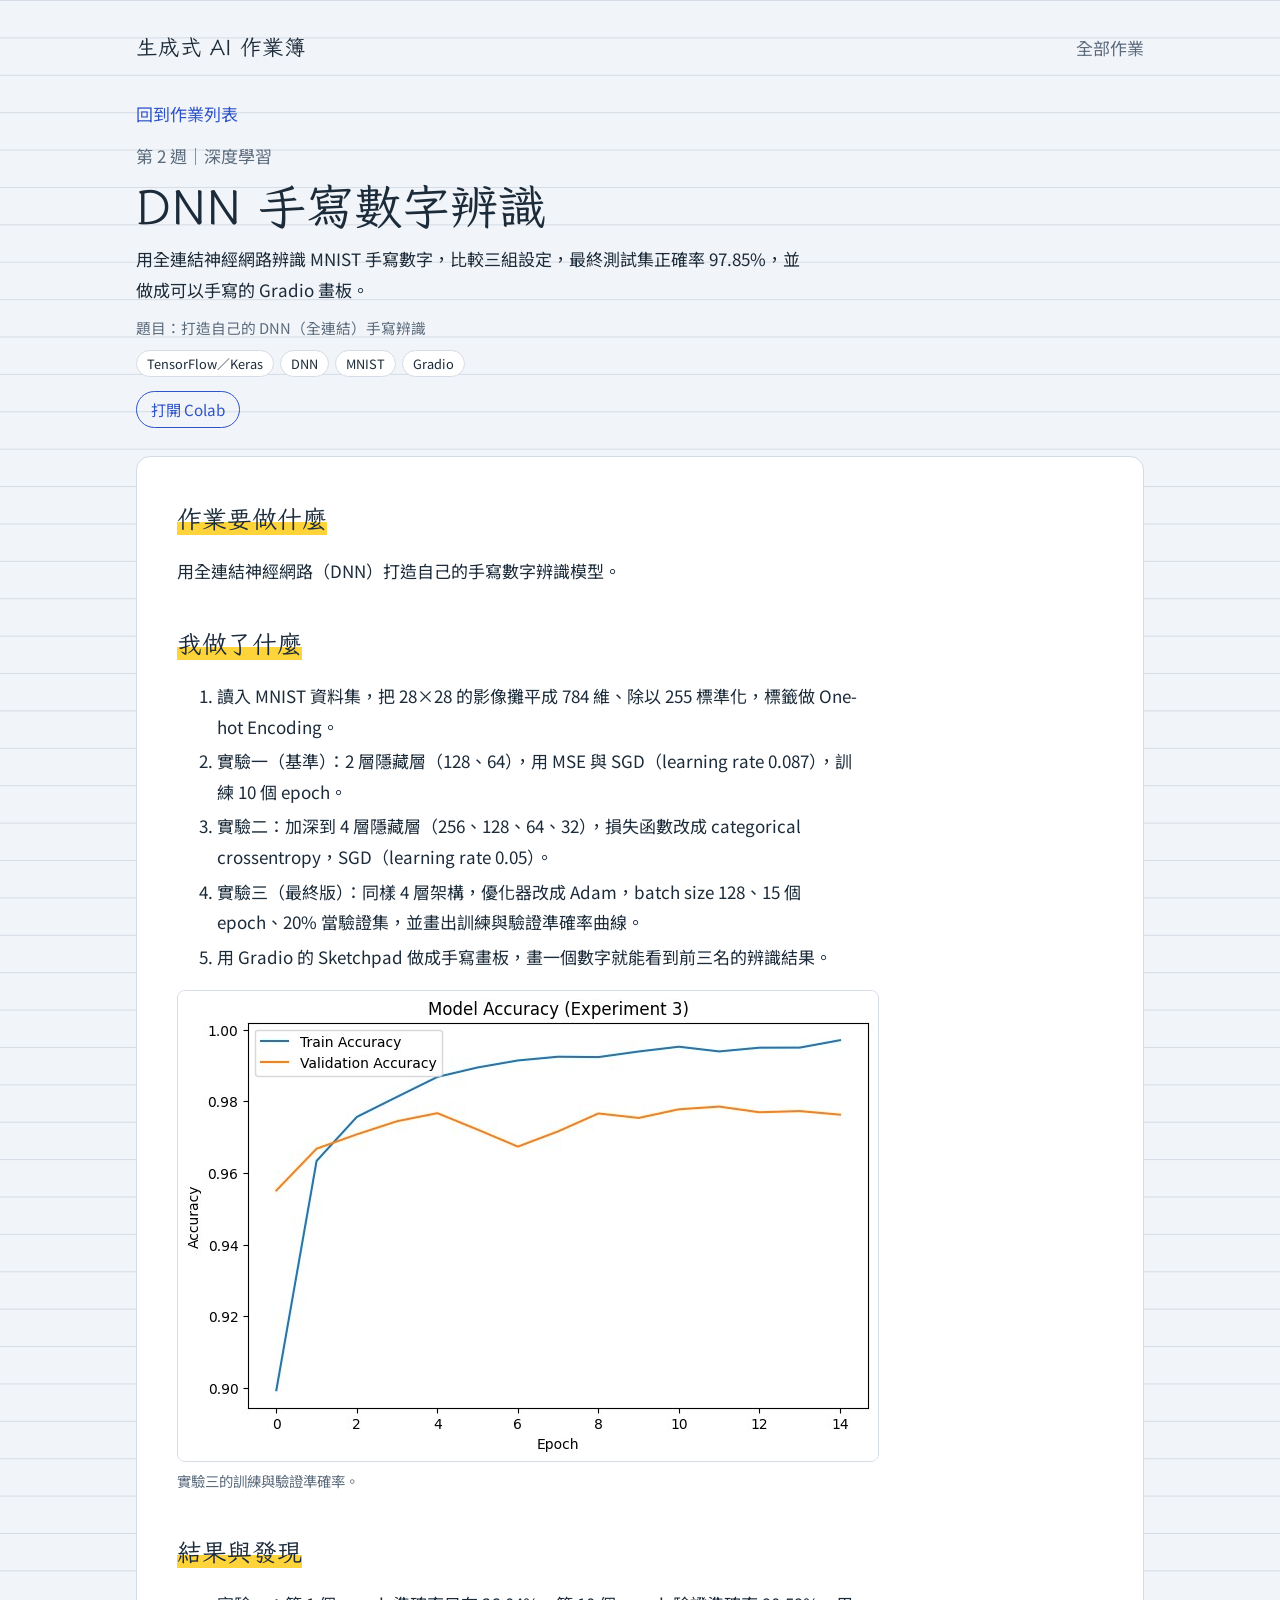
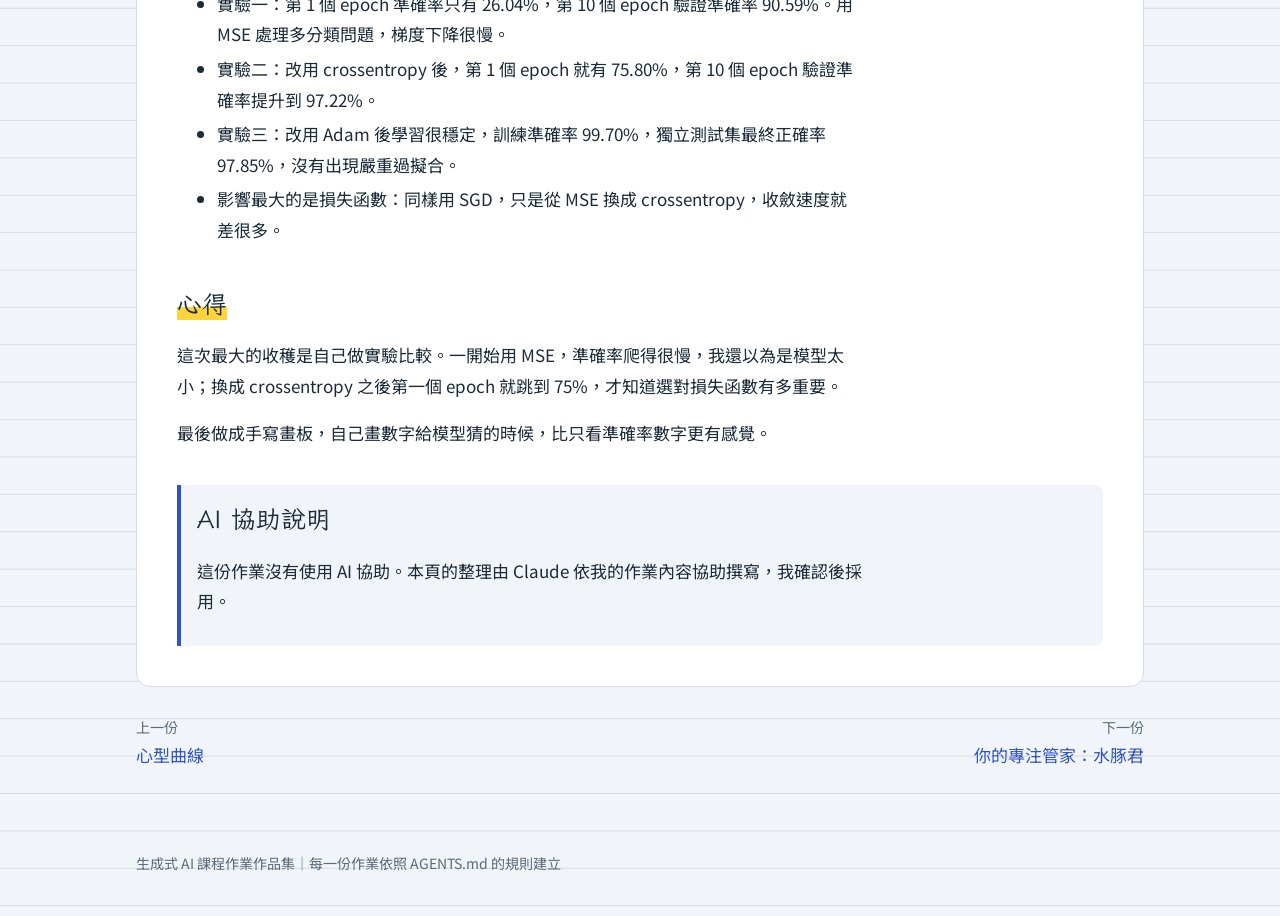
<file: works/w02-dnn-mnist.html>
<!DOCTYPE html>
<html lang="zh-Hant">
<head>
<meta charset="UTF-8">
<meta name="viewport" content="width=device-width, initial-scale=1">
<title>打造自己的 DNN（全連結）手寫辨識｜生成式 AI 作業簿</title>
<link rel="preconnect" href="https://fonts.googleapis.com">
<link rel="preconnect" href="https://fonts.gstatic.com" crossorigin>
<link href="https://fonts.googleapis.com/css2?family=LXGW+WenKai+TC&family=Noto+Sans+TC:wght@400;600&display=swap" rel="stylesheet">
<link rel="stylesheet" href="../assets/style.css">
</head>
<body data-page="work" data-work-id="w02" data-root="..">
<header class="site-header"><div class="wrap">
  <a class="brand" href="../index.html" data-site-title>生成式 AI 作業簿</a>
  <nav><a href="../index.html#works">全部作業</a></nav>
</div></header>

<main class="wrap work">
  <a class="back" href="../index.html#works">回到作業列表</a>
  <div class="work-head" id="work-head"></div>

  <article class="sheet">
    <section>
      <h2>作業要做什麼</h2>
      <p>用全連結神經網路（DNN）打造自己的手寫數字辨識模型。</p>
    </section>

    <section>
      <h2>我做了什麼</h2>
      <ol>
        <li>讀入 MNIST 資料集，把 28×28 的影像攤平成 784 維、除以 255 標準化，標籤做 One-hot Encoding。</li>
        <li>實驗一（基準）：2 層隱藏層（128、64），用 MSE 與 SGD（learning rate 0.087），訓練 10 個 epoch。</li>
        <li>實驗二：加深到 4 層隱藏層（256、128、64、32），損失函數改成 categorical crossentropy，SGD（learning rate 0.05）。</li>
        <li>實驗三（最終版）：同樣 4 層架構，優化器改成 Adam，batch size 128、15 個 epoch、20% 當驗證集，並畫出訓練與驗證準確率曲線。</li>
        <li>用 Gradio 的 Sketchpad 做成手寫畫板，畫一個數字就能看到前三名的辨識結果。</li>
      </ol>
      <figure>
        <img src="../assets/img/w02-accuracy.jpg" alt="訓練與驗證準確率隨 epoch 變化的折線圖" loading="lazy">
        <figcaption>實驗三的訓練與驗證準確率。</figcaption>
      </figure>
    </section>

    <section>
      <h2>結果與發現</h2>
      <ul>
        <li>實驗一：第 1 個 epoch 準確率只有 26.04%，第 10 個 epoch 驗證準確率 90.59%。用 MSE 處理多分類問題，梯度下降很慢。</li>
        <li>實驗二：改用 crossentropy 後，第 1 個 epoch 就有 75.80%，第 10 個 epoch 驗證準確率提升到 97.22%。</li>
        <li>實驗三：改用 Adam 後學習很穩定，訓練準確率 99.70%，獨立測試集最終正確率 97.85%，沒有出現嚴重過擬合。</li>
        <li>影響最大的是損失函數：同樣用 SGD，只是從 MSE 換成 crossentropy，收斂速度就差很多。</li>
      </ul>
    </section>

    <section>
      <h2>心得</h2>
      <p>這次最大的收穫是自己做實驗比較。一開始用 MSE，準確率爬得很慢，我還以為是模型太小；換成 crossentropy 之後第一個 epoch 就跳到 75%，才知道選對損失函數有多重要。</p>
      <p>最後做成手寫畫板，自己畫數字給模型猜的時候，比只看準確率數字更有感覺。</p>
    </section>

    <section class="ai-note">
      <h2>AI 協助說明</h2>
      <p>這份作業沒有使用 AI 協助。本頁的整理由 Claude 依我的作業內容協助撰寫，我確認後採用。</p>
    </section>
  </article>

  <nav class="pager" id="pager" aria-label="上一份與下一份作業"></nav>
</main>

<footer class="site-footer"><div class="wrap">生成式 AI 課程作業作品集｜每一份作業依照 AGENTS.md 的規則建立</div></footer>
<script src="../assets/site.js"></script>
</body>
</html>
</file>
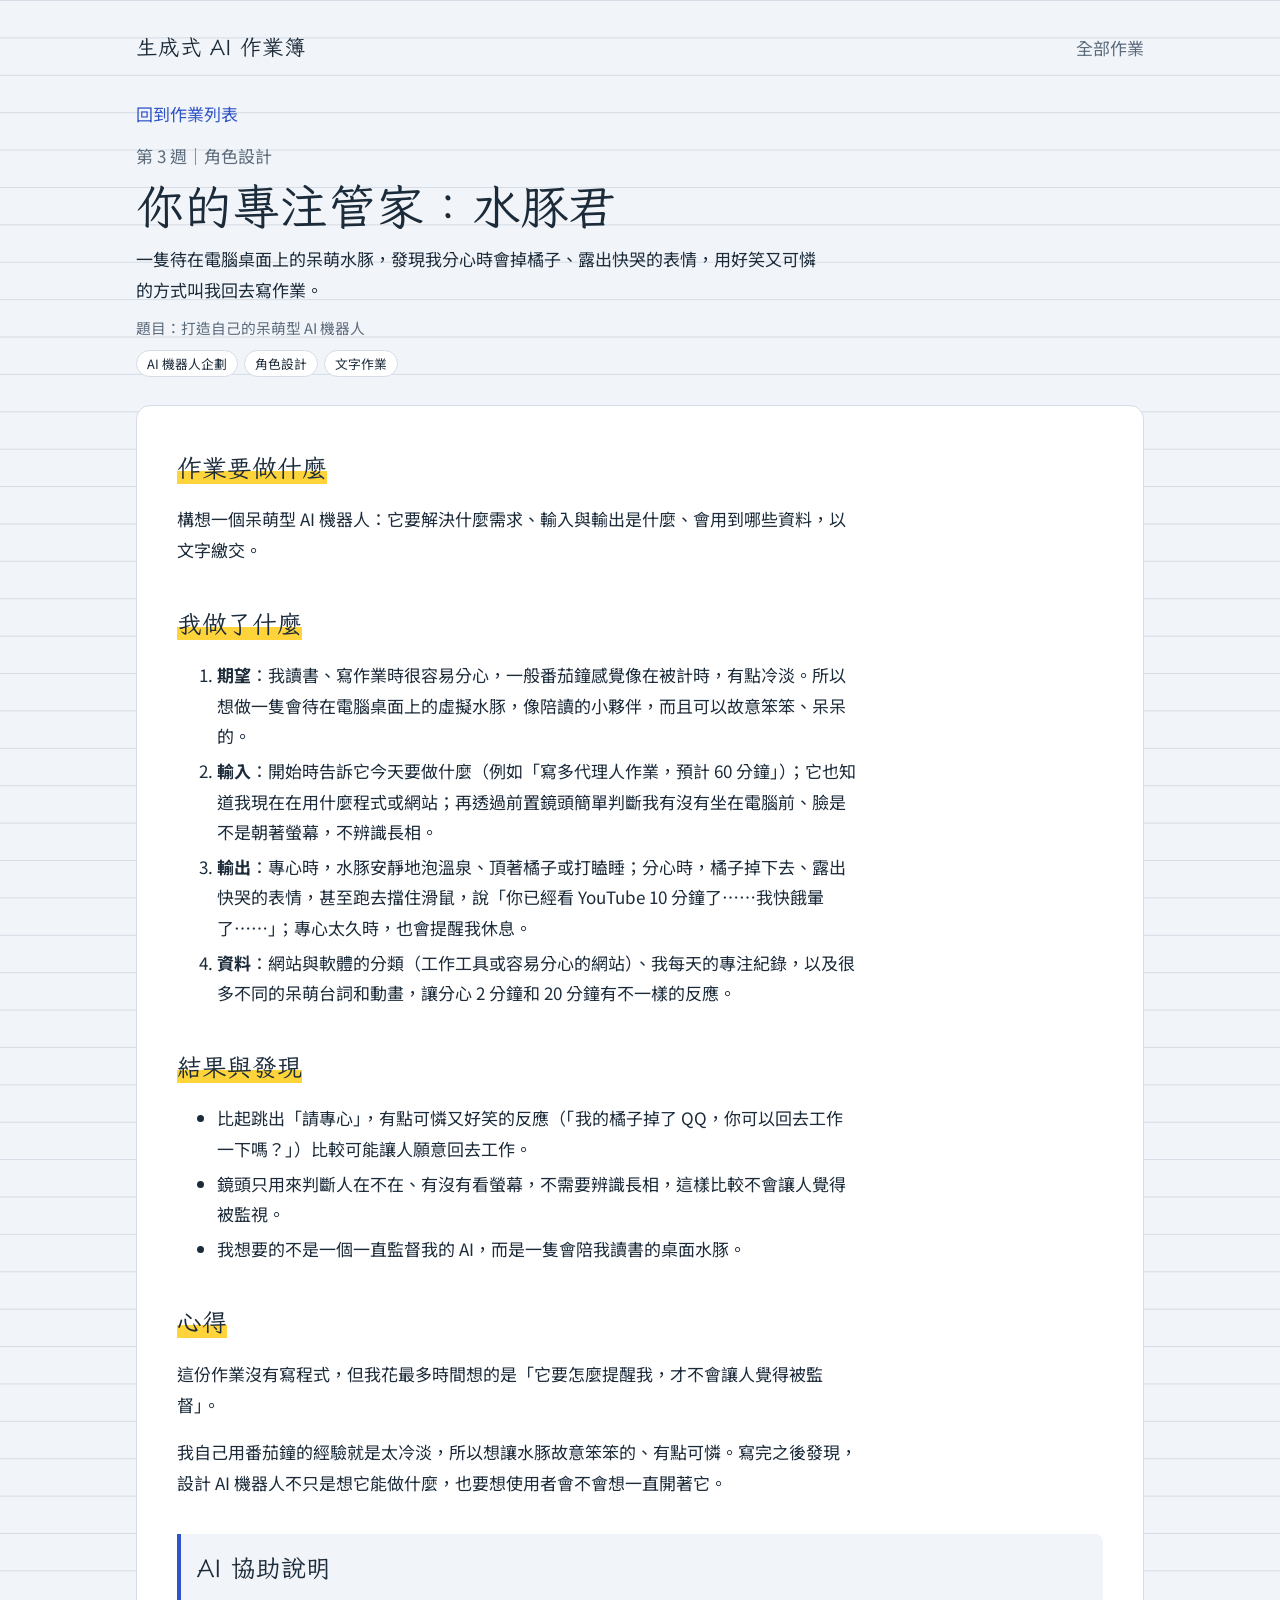
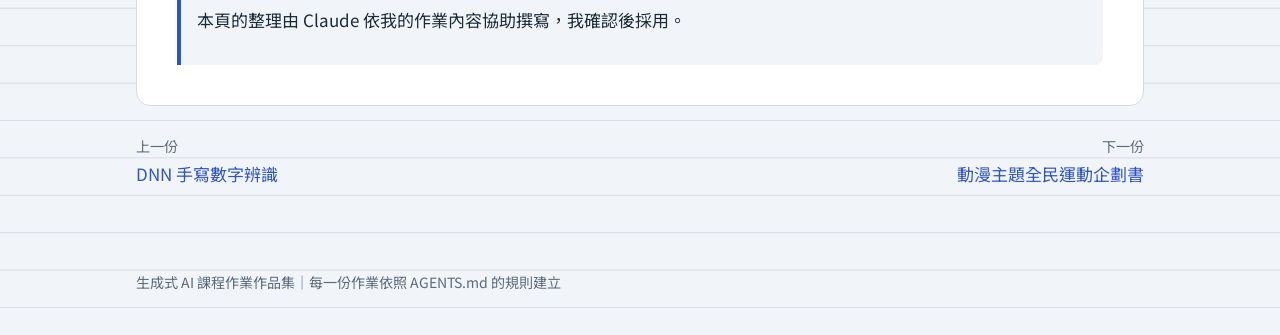
<file: works/w03-cute-bot.html>
<!DOCTYPE html>
<html lang="zh-Hant">
<head>
<meta charset="UTF-8">
<meta name="viewport" content="width=device-width, initial-scale=1">
<title>打造自己的呆萌型 AI 機器人｜生成式 AI 作業簿</title>
<link rel="preconnect" href="https://fonts.googleapis.com">
<link rel="preconnect" href="https://fonts.gstatic.com" crossorigin>
<link href="https://fonts.googleapis.com/css2?family=LXGW+WenKai+TC&family=Noto+Sans+TC:wght@400;600&display=swap" rel="stylesheet">
<link rel="stylesheet" href="../assets/style.css">
</head>
<body data-page="work" data-work-id="w03" data-root="..">
<header class="site-header"><div class="wrap">
  <a class="brand" href="../index.html" data-site-title>生成式 AI 作業簿</a>
  <nav><a href="../index.html#works">全部作業</a></nav>
</div></header>

<main class="wrap work">
  <a class="back" href="../index.html#works">回到作業列表</a>
  <div class="work-head" id="work-head"></div>

  <article class="sheet">
    <section>
      <h2>作業要做什麼</h2>
      <p>構想一個呆萌型 AI 機器人：它要解決什麼需求、輸入與輸出是什麼、會用到哪些資料，以文字繳交。</p>
    </section>

    <section>
      <h2>我做了什麼</h2>
      <ol>
        <li><strong>期望</strong>：我讀書、寫作業時很容易分心，一般番茄鐘感覺像在被計時，有點冷淡。所以想做一隻會待在電腦桌面上的虛擬水豚，像陪讀的小夥伴，而且可以故意笨笨、呆呆的。</li>
        <li><strong>輸入</strong>：開始時告訴它今天要做什麼（例如「寫多代理人作業，預計 60 分鐘」）；它也知道我現在在用什麼程式或網站；再透過前置鏡頭簡單判斷我有沒有坐在電腦前、臉是不是朝著螢幕，不辨識長相。</li>
        <li><strong>輸出</strong>：專心時，水豚安靜地泡溫泉、頂著橘子或打瞌睡；分心時，橘子掉下去、露出快哭的表情，甚至跑去擋住滑鼠，說「你已經看 YouTube 10 分鐘了……我快餓暈了……」；專心太久時，也會提醒我休息。</li>
        <li><strong>資料</strong>：網站與軟體的分類（工作工具或容易分心的網站）、我每天的專注紀錄，以及很多不同的呆萌台詞和動畫，讓分心 2 分鐘和 20 分鐘有不一樣的反應。</li>
      </ol>
    </section>

    <section>
      <h2>結果與發現</h2>
      <ul>
        <li>比起跳出「請專心」，有點可憐又好笑的反應（「我的橘子掉了 QQ，你可以回去工作一下嗎？」）比較可能讓人願意回去工作。</li>
        <li>鏡頭只用來判斷人在不在、有沒有看螢幕，不需要辨識長相，這樣比較不會讓人覺得被監視。</li>
        <li>我想要的不是一個一直監督我的 AI，而是一隻會陪我讀書的桌面水豚。</li>
      </ul>
    </section>

    <section>
      <h2>心得</h2>
      <p>這份作業沒有寫程式，但我花最多時間想的是「它要怎麼提醒我，才不會讓人覺得被監督」。</p>
      <p>我自己用番茄鐘的經驗就是太冷淡，所以想讓水豚故意笨笨的、有點可憐。寫完之後發現，設計 AI 機器人不只是想它能做什麼，也要想使用者會不會想一直開著它。</p>
    </section>

    <section class="ai-note">
      <h2>AI 協助說明</h2>
      <p>本頁的整理由 Claude 依我的作業內容協助撰寫，我確認後採用。</p>
    </section>
  </article>

  <nav class="pager" id="pager" aria-label="上一份與下一份作業"></nav>
</main>

<footer class="site-footer"><div class="wrap">生成式 AI 課程作業作品集｜每一份作業依照 AGENTS.md 的規則建立</div></footer>
<script src="../assets/site.js"></script>
</body>
</html>
</file>
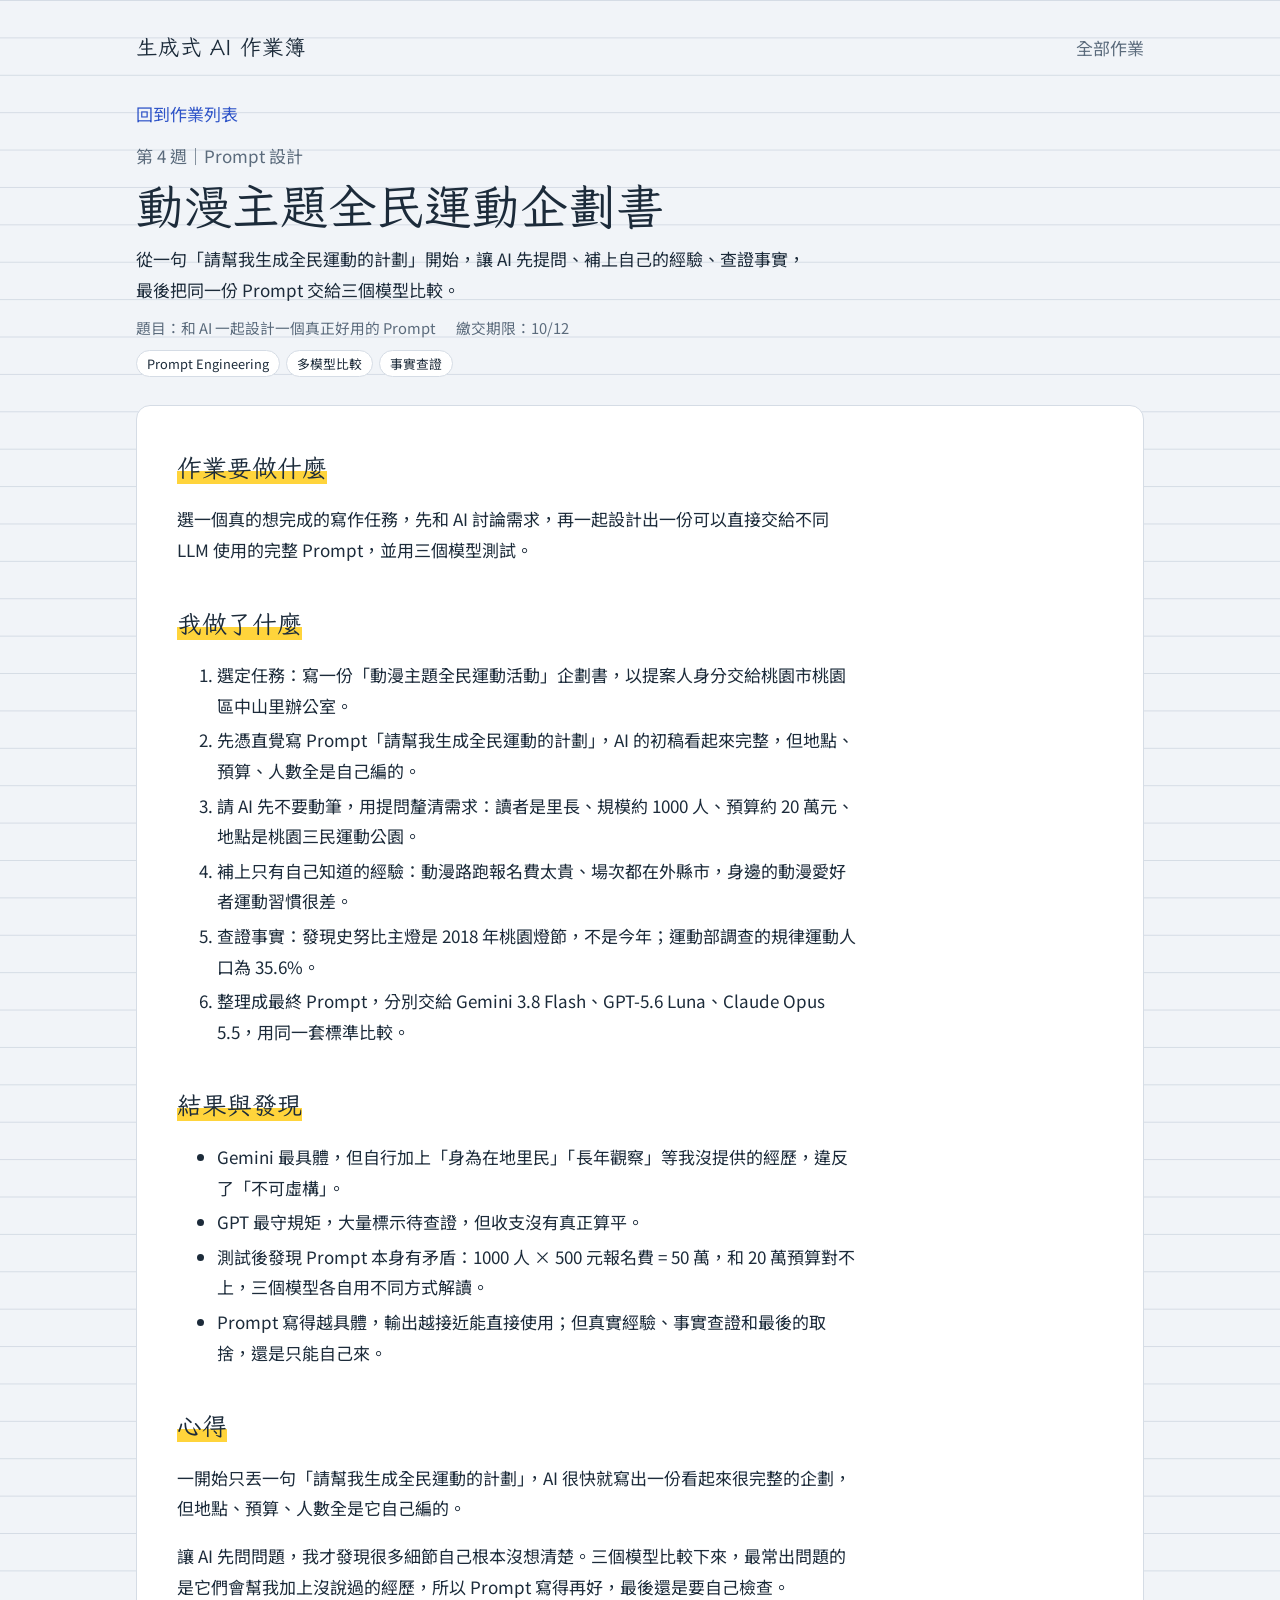
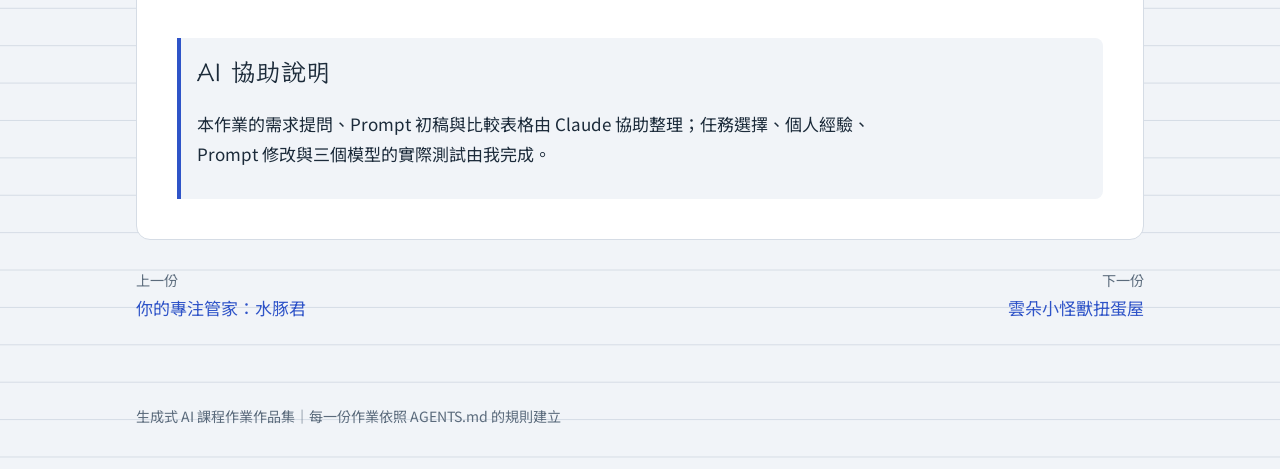
<file: works/w04-prompt-design.html>
<!DOCTYPE html>
<html lang="zh-Hant">
<head>
<meta charset="UTF-8">
<meta name="viewport" content="width=device-width, initial-scale=1">
<title>和 AI 一起設計 Prompt｜生成式 AI 作業簿</title>
<link rel="preconnect" href="https://fonts.googleapis.com">
<link rel="preconnect" href="https://fonts.gstatic.com" crossorigin>
<link href="https://fonts.googleapis.com/css2?family=LXGW+WenKai+TC&family=Noto+Sans+TC:wght@400;600&display=swap" rel="stylesheet">
<link rel="stylesheet" href="../assets/style.css">
</head>
<body data-page="work" data-work-id="w04" data-root="..">
<header class="site-header"><div class="wrap">
  <a class="brand" href="../index.html" data-site-title>生成式 AI 作業簿</a>
  <nav><a href="../index.html#works">全部作業</a></nav>
</div></header>

<main class="wrap work">
  <a class="back" href="../index.html#works">回到作業列表</a>
  <div class="work-head" id="work-head"></div>

  <article class="sheet">
    <section>
      <h2>作業要做什麼</h2>
      <p>選一個真的想完成的寫作任務，先和 AI 討論需求，再一起設計出一份可以直接交給不同 LLM 使用的完整 Prompt，並用三個模型測試。</p>
    </section>

    <section>
      <h2>我做了什麼</h2>
      <ol>
        <li>選定任務：寫一份「動漫主題全民運動活動」企劃書，以提案人身分交給桃園市桃園區中山里辦公室。</li>
        <li>先憑直覺寫 Prompt「請幫我生成全民運動的計劃」，AI 的初稿看起來完整，但地點、預算、人數全是自己編的。</li>
        <li>請 AI 先不要動筆，用提問釐清需求：讀者是里長、規模約 1000 人、預算約 20 萬元、地點是桃園三民運動公園。</li>
        <li>補上只有自己知道的經驗：動漫路跑報名費太貴、場次都在外縣市，身邊的動漫愛好者運動習慣很差。</li>
        <li>查證事實：發現史努比主燈是 2018 年桃園燈節，不是今年；運動部調查的規律運動人口為 35.6%。</li>
        <li>整理成最終 Prompt，分別交給 Gemini 3.8 Flash、GPT-5.6 Luna、Claude Opus 5.5，用同一套標準比較。</li>
      </ol>

    </section>

    <section>
      <h2>結果與發現</h2>
      <ul>
        <li>Gemini 最具體，但自行加上「身為在地里民」「長年觀察」等我沒提供的經歷，違反了「不可虛構」。</li>
        <li>GPT 最守規矩，大量標示待查證，但收支沒有真正算平。</li>
        <li>測試後發現 Prompt 本身有矛盾：1000 人 × 500 元報名費 = 50 萬，和 20 萬預算對不上，三個模型各自用不同方式解讀。</li>
        <li>Prompt 寫得越具體，輸出越接近能直接使用；但真實經驗、事實查證和最後的取捨，還是只能自己來。</li>
      </ul>
    </section>

    <section>
      <h2>心得</h2>
      <p>一開始只丟一句「請幫我生成全民運動的計劃」，AI 很快就寫出一份看起來很完整的企劃，但地點、預算、人數全是它自己編的。</p>
      <p>讓 AI 先問問題，我才發現很多細節自己根本沒想清楚。三個模型比較下來，最常出問題的是它們會幫我加上沒說過的經歷，所以 Prompt 寫得再好，最後還是要自己檢查。</p>
    </section>

    <section class="ai-note">
      <h2>AI 協助說明</h2>
      <p>本作業的需求提問、Prompt 初稿與比較表格由 Claude 協助整理；任務選擇、個人經驗、Prompt 修改與三個模型的實際測試由我完成。</p>
    </section>
  </article>

  <nav class="pager" id="pager" aria-label="上一份與下一份作業"></nav>
</main>

<footer class="site-footer"><div class="wrap">生成式 AI 課程作業作品集｜每一份作業依照 AGENTS.md 的規則建立</div></footer>
<script src="../assets/site.js"></script>
</body>
</html>
</file>
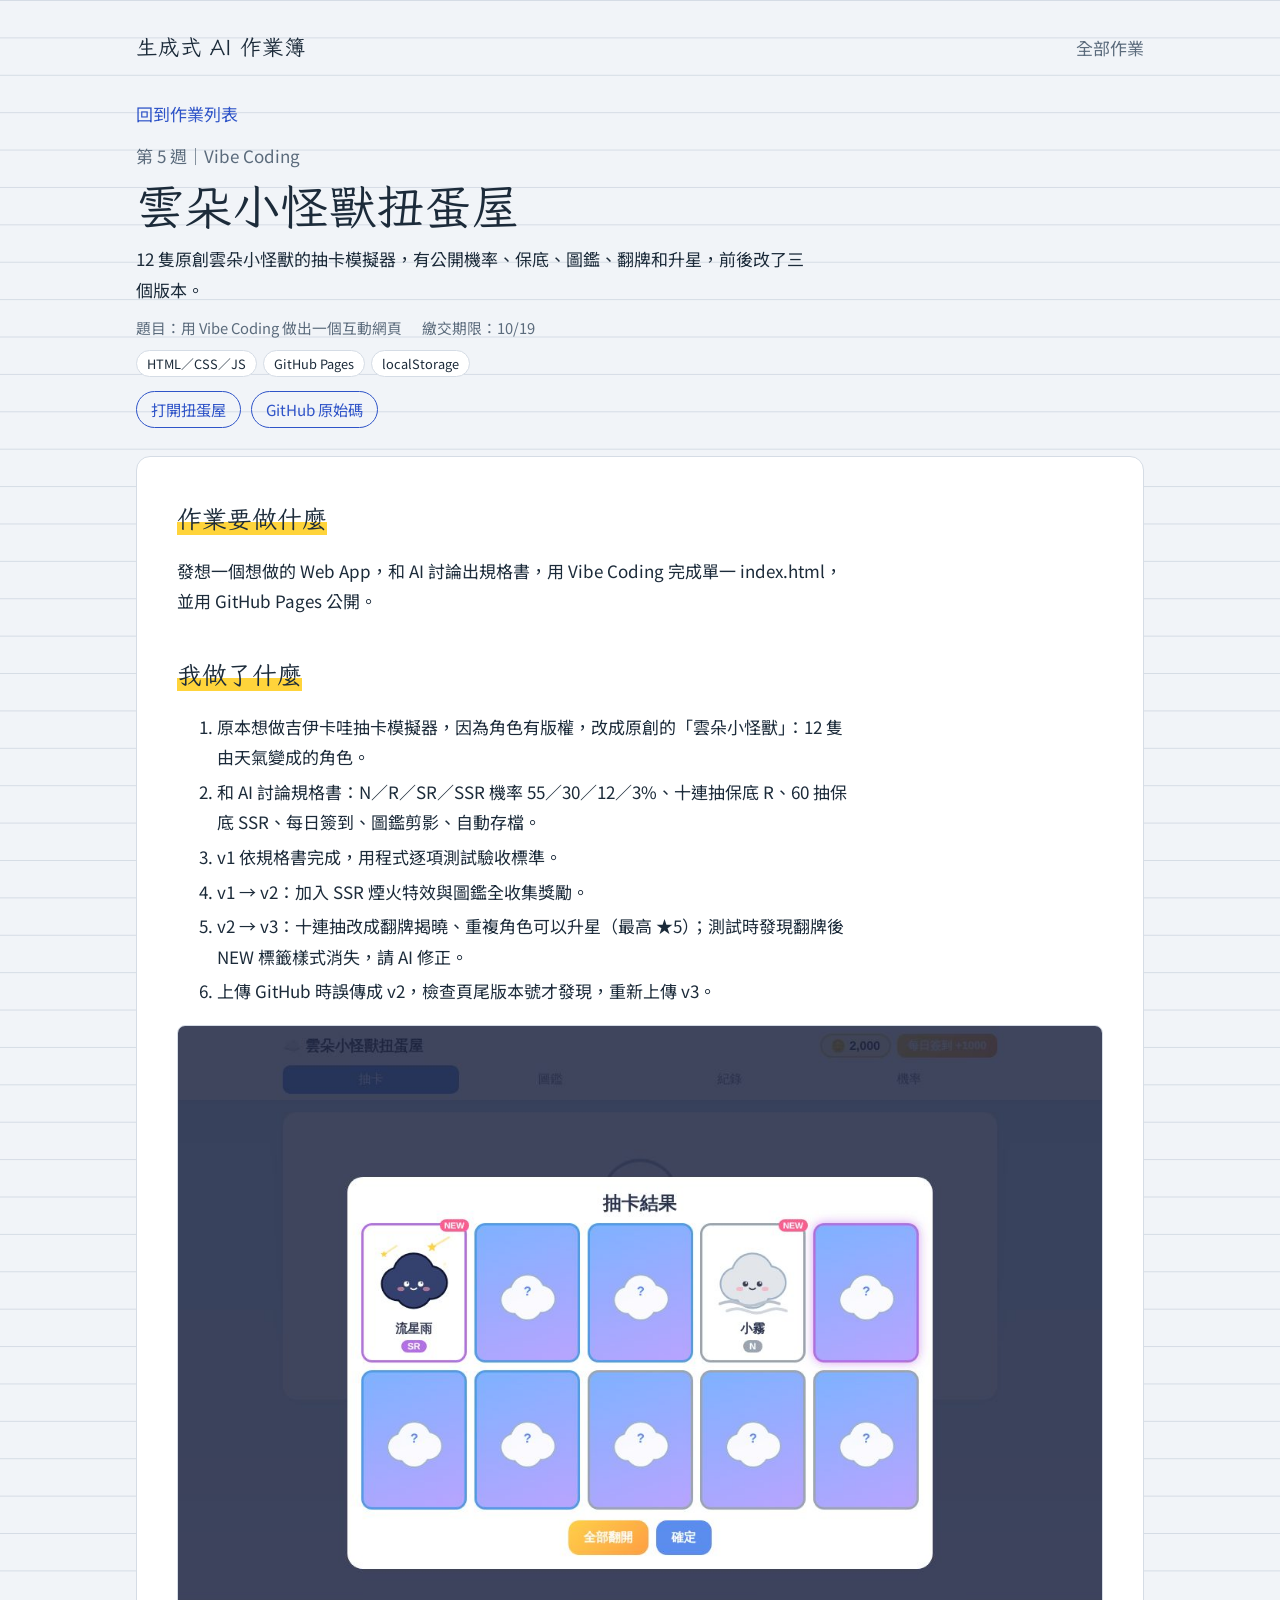
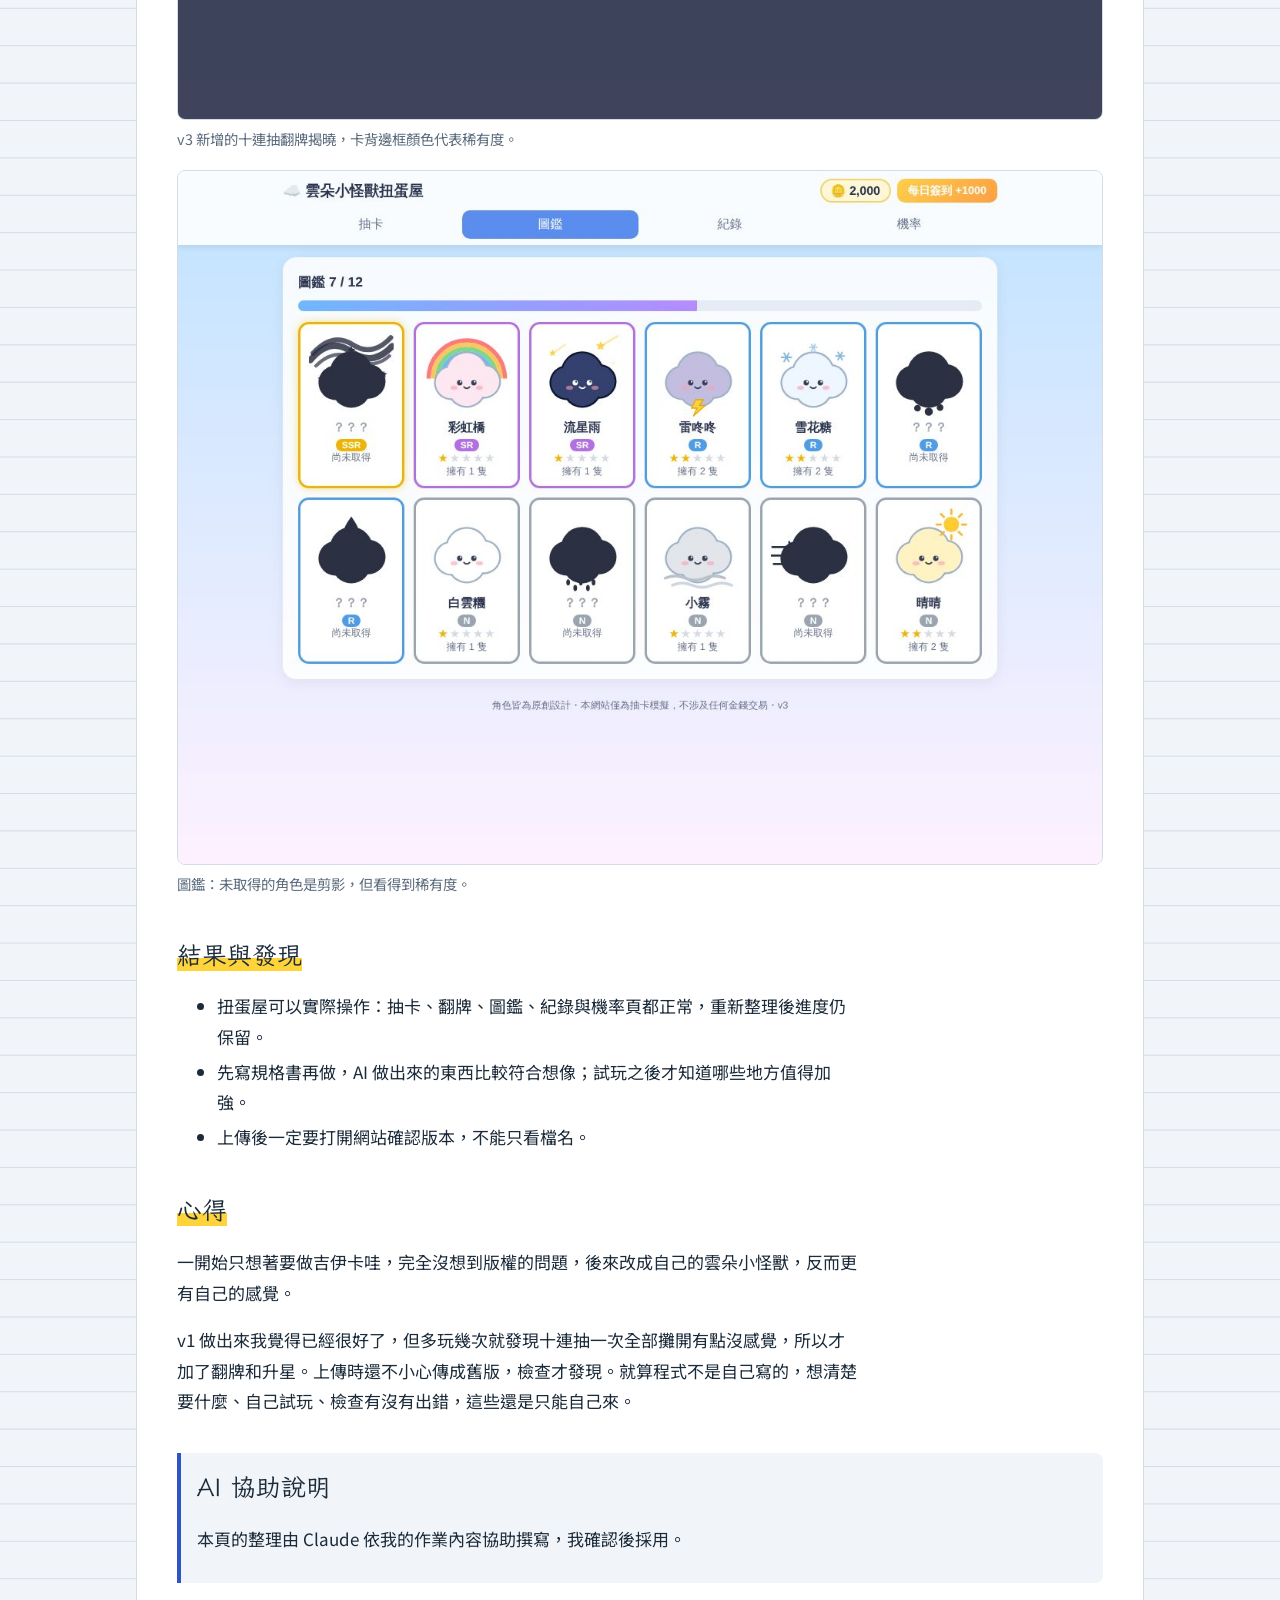
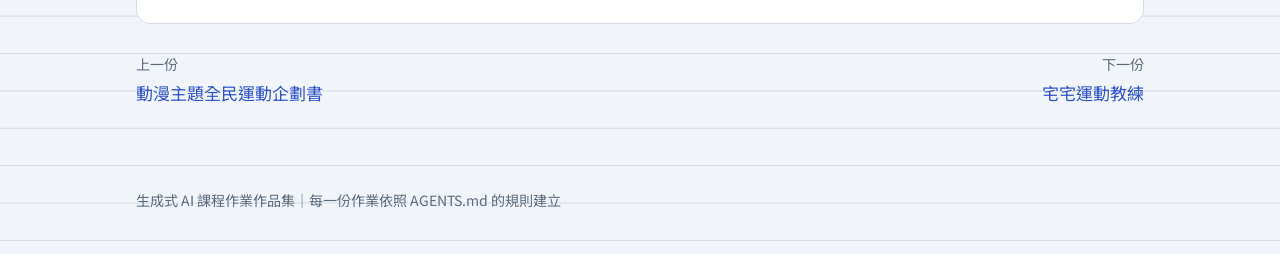
<file: works/w05-vibe-coding.html>
<!DOCTYPE html>
<html lang="zh-Hant">
<head>
<meta charset="UTF-8">
<meta name="viewport" content="width=device-width, initial-scale=1">
<title>用 Vibe Coding 做出互動網頁｜生成式 AI 作業簿</title>
<link rel="preconnect" href="https://fonts.googleapis.com">
<link rel="preconnect" href="https://fonts.gstatic.com" crossorigin>
<link href="https://fonts.googleapis.com/css2?family=LXGW+WenKai+TC&family=Noto+Sans+TC:wght@400;600&display=swap" rel="stylesheet">
<link rel="stylesheet" href="../assets/style.css">
</head>
<body data-page="work" data-work-id="w05" data-root="..">
<header class="site-header"><div class="wrap">
  <a class="brand" href="../index.html" data-site-title>生成式 AI 作業簿</a>
  <nav><a href="../index.html#works">全部作業</a></nav>
</div></header>

<main class="wrap work">
  <a class="back" href="../index.html#works">回到作業列表</a>
  <div class="work-head" id="work-head"></div>

  <article class="sheet">
    <section>
      <h2>作業要做什麼</h2>
      <p>發想一個想做的 Web App，和 AI 討論出規格書，用 Vibe Coding 完成單一 index.html，並用 GitHub Pages 公開。</p>
    </section>

    <section>
      <h2>我做了什麼</h2>
      <ol>
        <li>原本想做吉伊卡哇抽卡模擬器，因為角色有版權，改成原創的「雲朵小怪獸」：12 隻由天氣變成的角色。</li>
        <li>和 AI 討論規格書：N／R／SR／SSR 機率 55／30／12／3%、十連抽保底 R、60 抽保底 SSR、每日簽到、圖鑑剪影、自動存檔。</li>
        <li>v1 依規格書完成，用程式逐項測試驗收標準。</li>
        <li>v1 → v2：加入 SSR 煙火特效與圖鑑全收集獎勵。</li>
        <li>v2 → v3：十連抽改成翻牌揭曉、重複角色可以升星（最高 ★5）；測試時發現翻牌後 NEW 標籤樣式消失，請 AI 修正。</li>
        <li>上傳 GitHub 時誤傳成 v2，檢查頁尾版本號才發現，重新上傳 v3。</li>
      </ol>
      <figure>
        <img src="../assets/img/w02-flip.jpg" alt="十連抽結果先蓋牌，已翻開兩張" loading="lazy">
        <figcaption>v3 新增的十連抽翻牌揭曉，卡背邊框顏色代表稀有度。</figcaption>
      </figure>
      <figure>
        <img src="../assets/img/w02-dex.jpg" alt="圖鑑頁面，未取得的角色顯示為剪影" loading="lazy">
        <figcaption>圖鑑：未取得的角色是剪影，但看得到稀有度。</figcaption>
      </figure>
    </section>

    <section>
      <h2>結果與發現</h2>
      <ul>
        <li>扭蛋屋可以實際操作：抽卡、翻牌、圖鑑、紀錄與機率頁都正常，重新整理後進度仍保留。</li>
        <li>先寫規格書再做，AI 做出來的東西比較符合想像；試玩之後才知道哪些地方值得加強。</li>
        <li>上傳後一定要打開網站確認版本，不能只看檔名。</li>
      </ul>
    </section>

    <section>
      <h2>心得</h2>
      <p>一開始只想著要做吉伊卡哇，完全沒想到版權的問題，後來改成自己的雲朵小怪獸，反而更有自己的感覺。</p>
      <p>v1 做出來我覺得已經很好了，但多玩幾次就發現十連抽一次全部攤開有點沒感覺，所以才加了翻牌和升星。上傳時還不小心傳成舊版，檢查才發現。就算程式不是自己寫的，想清楚要什麼、自己試玩、檢查有沒有出錯，這些還是只能自己來。</p>
    </section>

    <section class="ai-note">
      <h2>AI 協助說明</h2>
      <p>本頁的整理由 Claude 依我的作業內容協助撰寫，我確認後採用。</p>
    </section>
  </article>

  <nav class="pager" id="pager" aria-label="上一份與下一份作業"></nav>
</main>

<footer class="site-footer"><div class="wrap">生成式 AI 課程作業作品集｜每一份作業依照 AGENTS.md 的規則建立</div></footer>
<script src="../assets/site.js"></script>
</body>
</html>
</file>
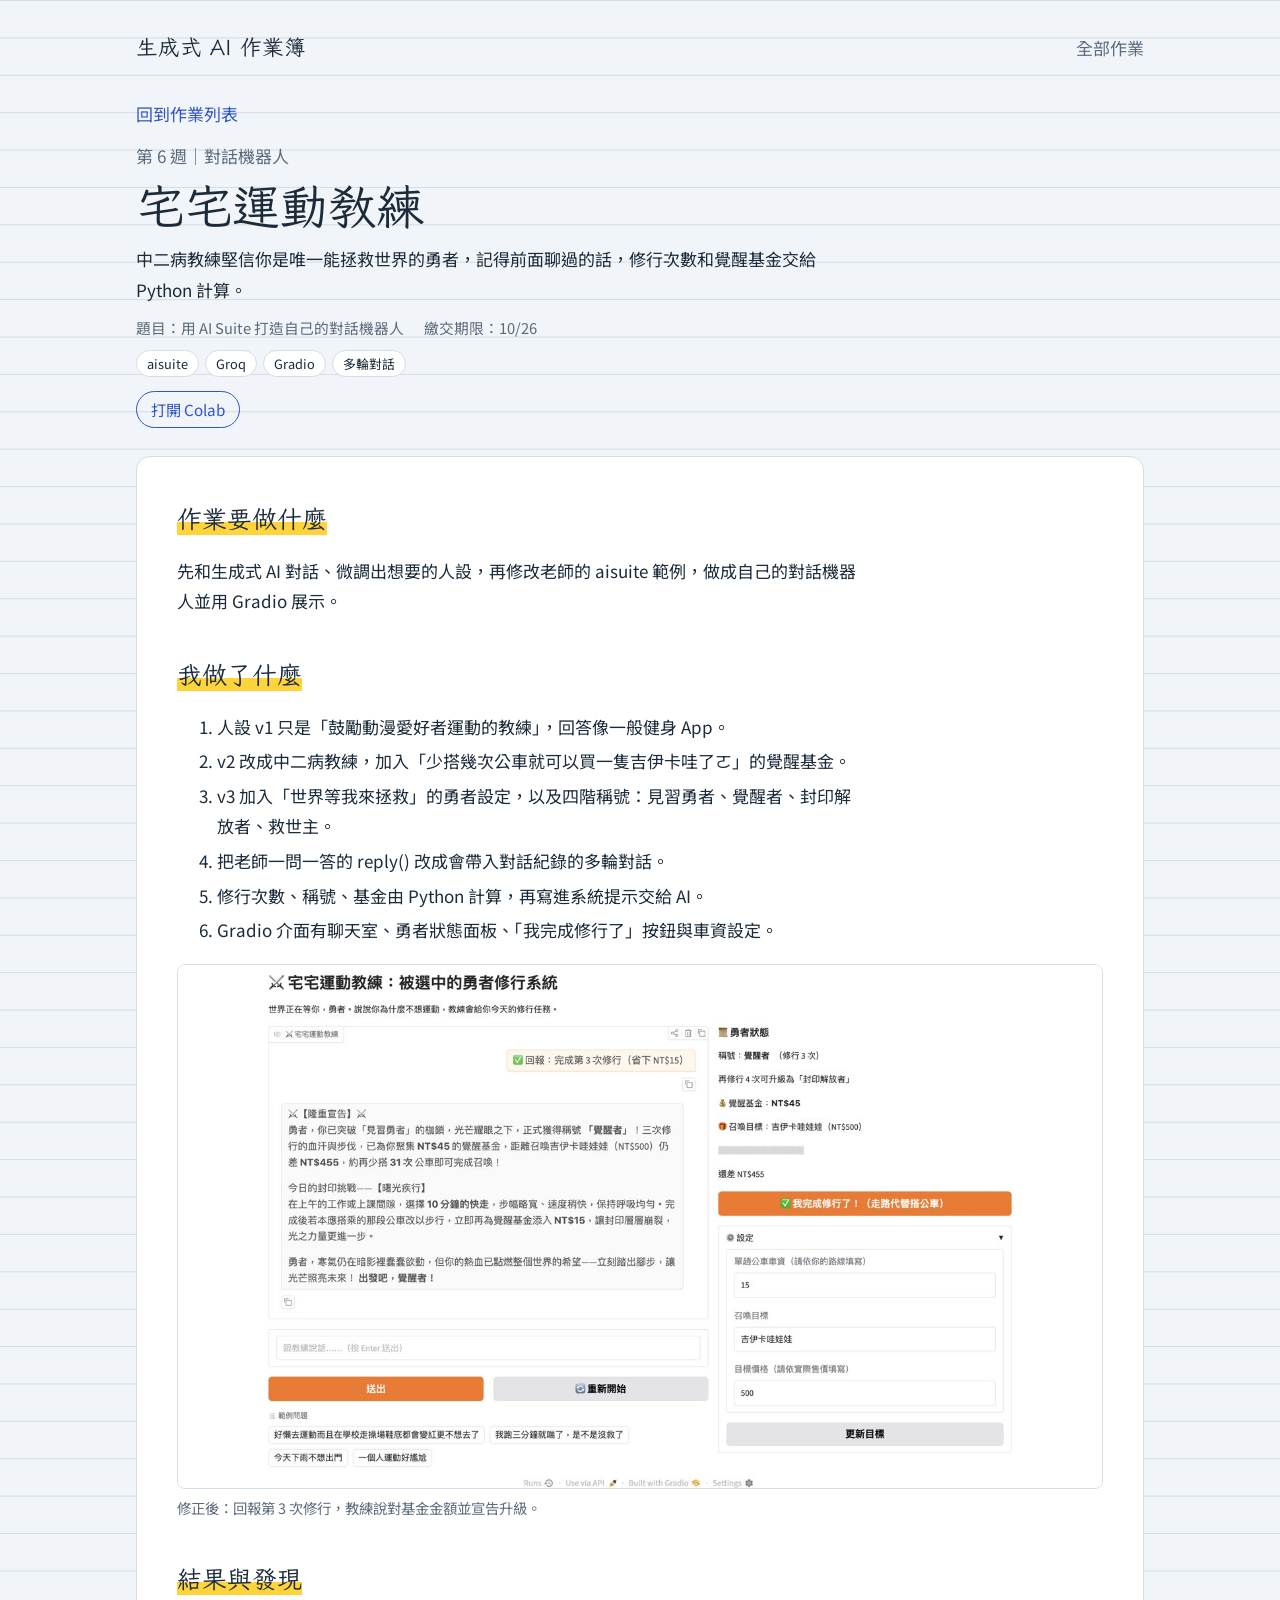
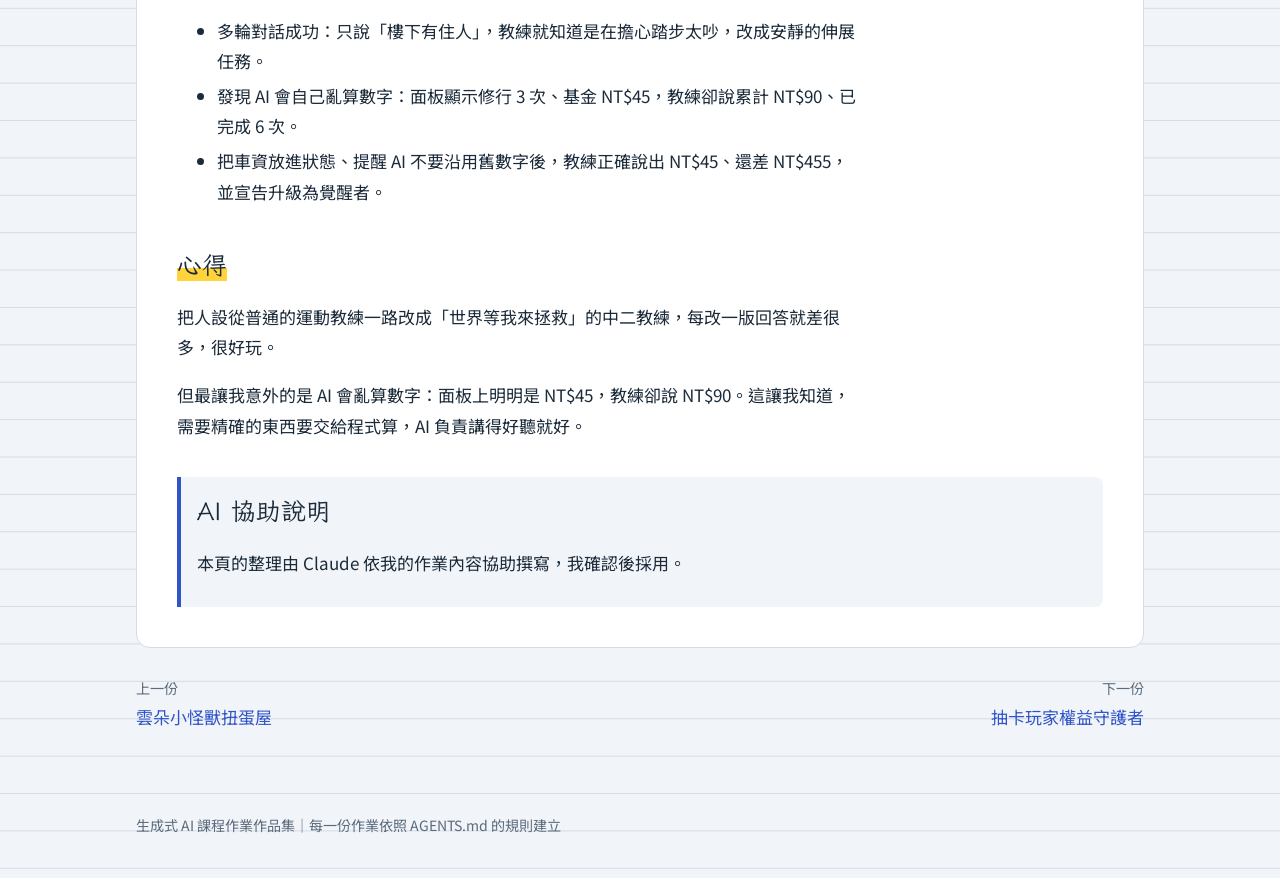
<file: works/w06-aisuite-chatbot.html>
<!DOCTYPE html>
<html lang="zh-Hant">
<head>
<meta charset="UTF-8">
<meta name="viewport" content="width=device-width, initial-scale=1">
<title>用 AI Suite 打造對話機器人｜生成式 AI 作業簿</title>
<link rel="preconnect" href="https://fonts.googleapis.com">
<link rel="preconnect" href="https://fonts.gstatic.com" crossorigin>
<link href="https://fonts.googleapis.com/css2?family=LXGW+WenKai+TC&family=Noto+Sans+TC:wght@400;600&display=swap" rel="stylesheet">
<link rel="stylesheet" href="../assets/style.css">
</head>
<body data-page="work" data-work-id="w06" data-root="..">
<header class="site-header"><div class="wrap">
  <a class="brand" href="../index.html" data-site-title>生成式 AI 作業簿</a>
  <nav><a href="../index.html#works">全部作業</a></nav>
</div></header>

<main class="wrap work">
  <a class="back" href="../index.html#works">回到作業列表</a>
  <div class="work-head" id="work-head"></div>

  <article class="sheet">
    <section>
      <h2>作業要做什麼</h2>
      <p>先和生成式 AI 對話、微調出想要的人設，再修改老師的 aisuite 範例，做成自己的對話機器人並用 Gradio 展示。</p>
    </section>

    <section>
      <h2>我做了什麼</h2>
      <ol>
        <li>人設 v1 只是「鼓勵動漫愛好者運動的教練」，回答像一般健身 App。</li>
        <li>v2 改成中二病教練，加入「少搭幾次公車就可以買一隻吉伊卡哇了ㄛ」的覺醒基金。</li>
        <li>v3 加入「世界等我來拯救」的勇者設定，以及四階稱號：見習勇者、覺醒者、封印解放者、救世主。</li>
        <li>把老師一問一答的 reply() 改成會帶入對話紀錄的多輪對話。</li>
        <li>修行次數、稱號、基金由 Python 計算，再寫進系統提示交給 AI。</li>
        <li>Gradio 介面有聊天室、勇者狀態面板、「我完成修行了」按鈕與車資設定。</li>
      </ol>
      <figure>
        <img src="../assets/img/w03-levelup.jpg" alt="Gradio 介面，教練宣告升級為覺醒者" loading="lazy">
        <figcaption>修正後：回報第 3 次修行，教練說對基金金額並宣告升級。</figcaption>
      </figure>
    </section>

    <section>
      <h2>結果與發現</h2>
      <ul>
        <li>多輪對話成功：只說「樓下有住人」，教練就知道是在擔心踏步太吵，改成安靜的伸展任務。</li>
        <li>發現 AI 會自己亂算數字：面板顯示修行 3 次、基金 NT$45，教練卻說累計 NT$90、已完成 6 次。</li>
        <li>把車資放進狀態、提醒 AI 不要沿用舊數字後，教練正確說出 NT$45、還差 NT$455，並宣告升級為覺醒者。</li>
      </ul>
    </section>

    <section>
      <h2>心得</h2>
      <p>把人設從普通的運動教練一路改成「世界等我來拯救」的中二教練，每改一版回答就差很多，很好玩。</p>
      <p>但最讓我意外的是 AI 會亂算數字：面板上明明是 NT$45，教練卻說 NT$90。這讓我知道，需要精確的東西要交給程式算，AI 負責講得好聽就好。</p>
    </section>

    <section class="ai-note">
      <h2>AI 協助說明</h2>
      <p>本頁的整理由 Claude 依我的作業內容協助撰寫，我確認後採用。</p>
    </section>
  </article>

  <nav class="pager" id="pager" aria-label="上一份與下一份作業"></nav>
</main>

<footer class="site-footer"><div class="wrap">生成式 AI 課程作業作品集｜每一份作業依照 AGENTS.md 的規則建立</div></footer>
<script src="../assets/site.js"></script>
</body>
</html>
</file>
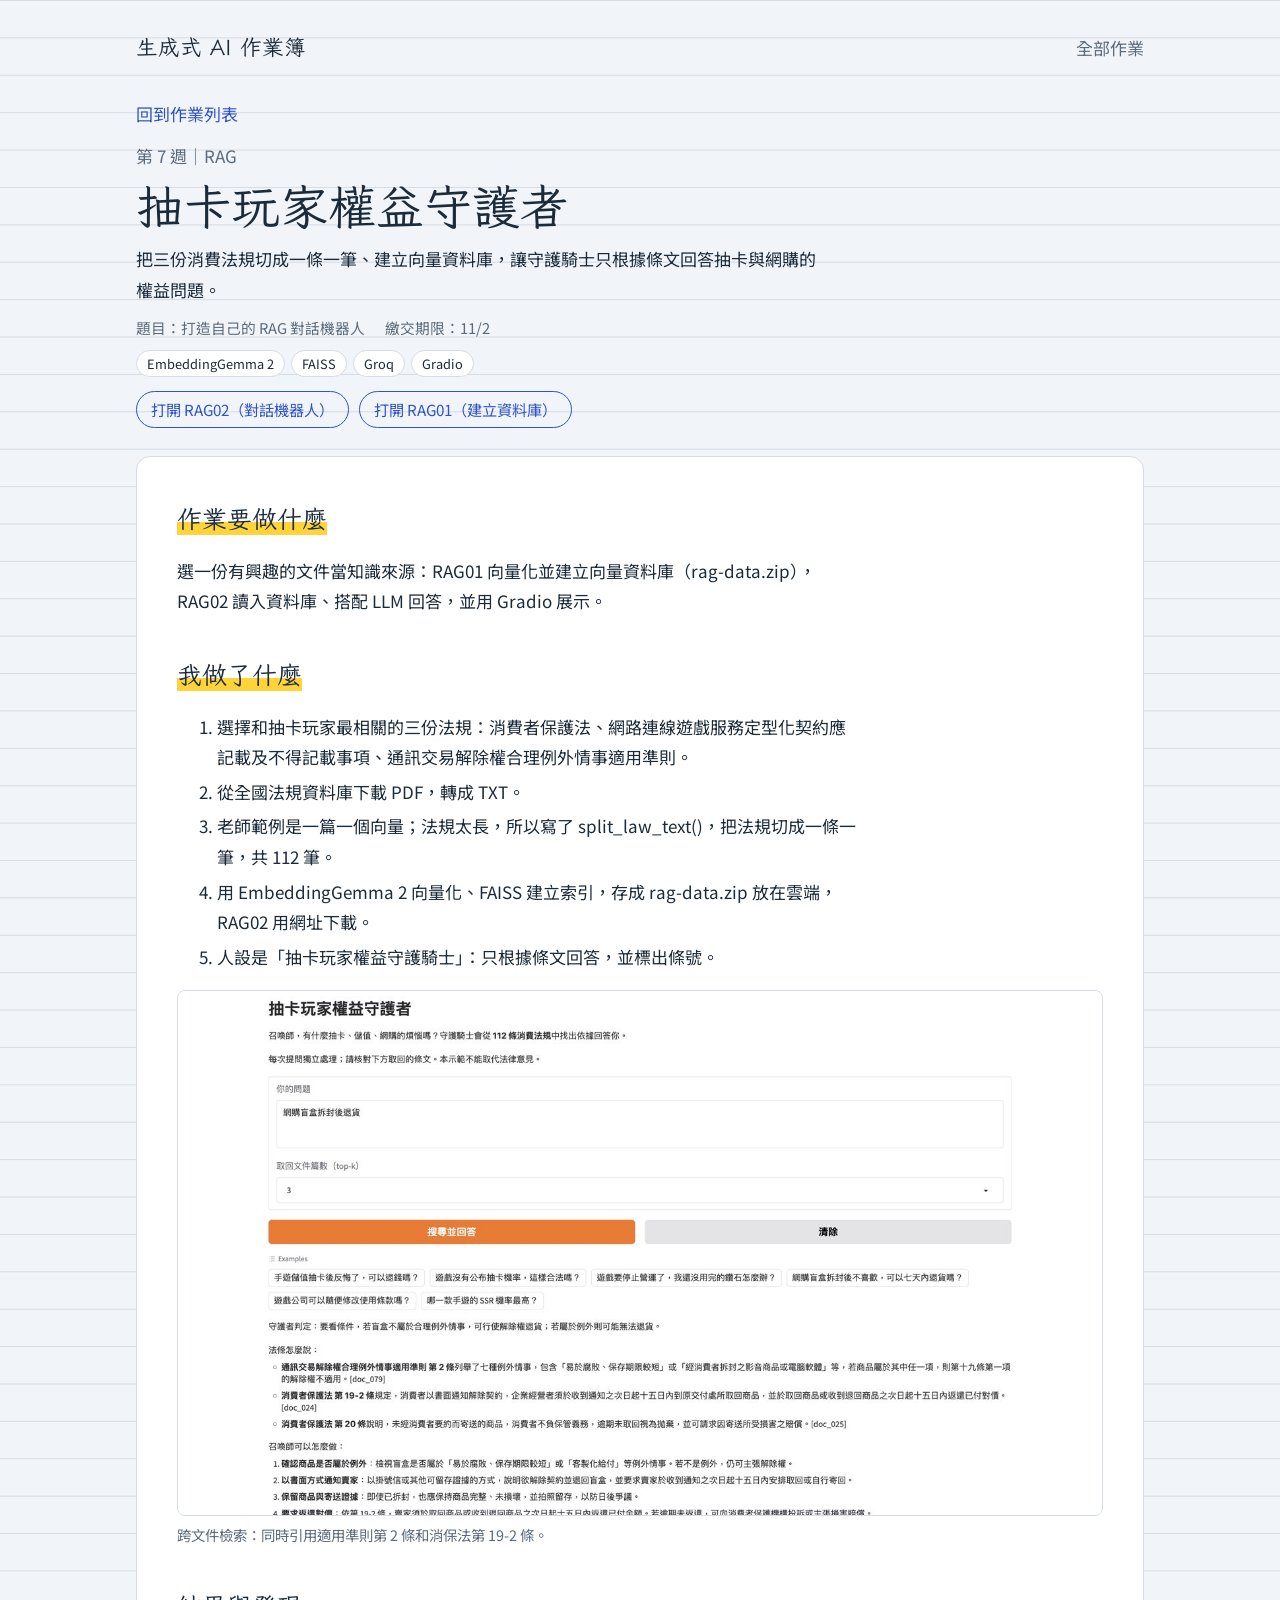
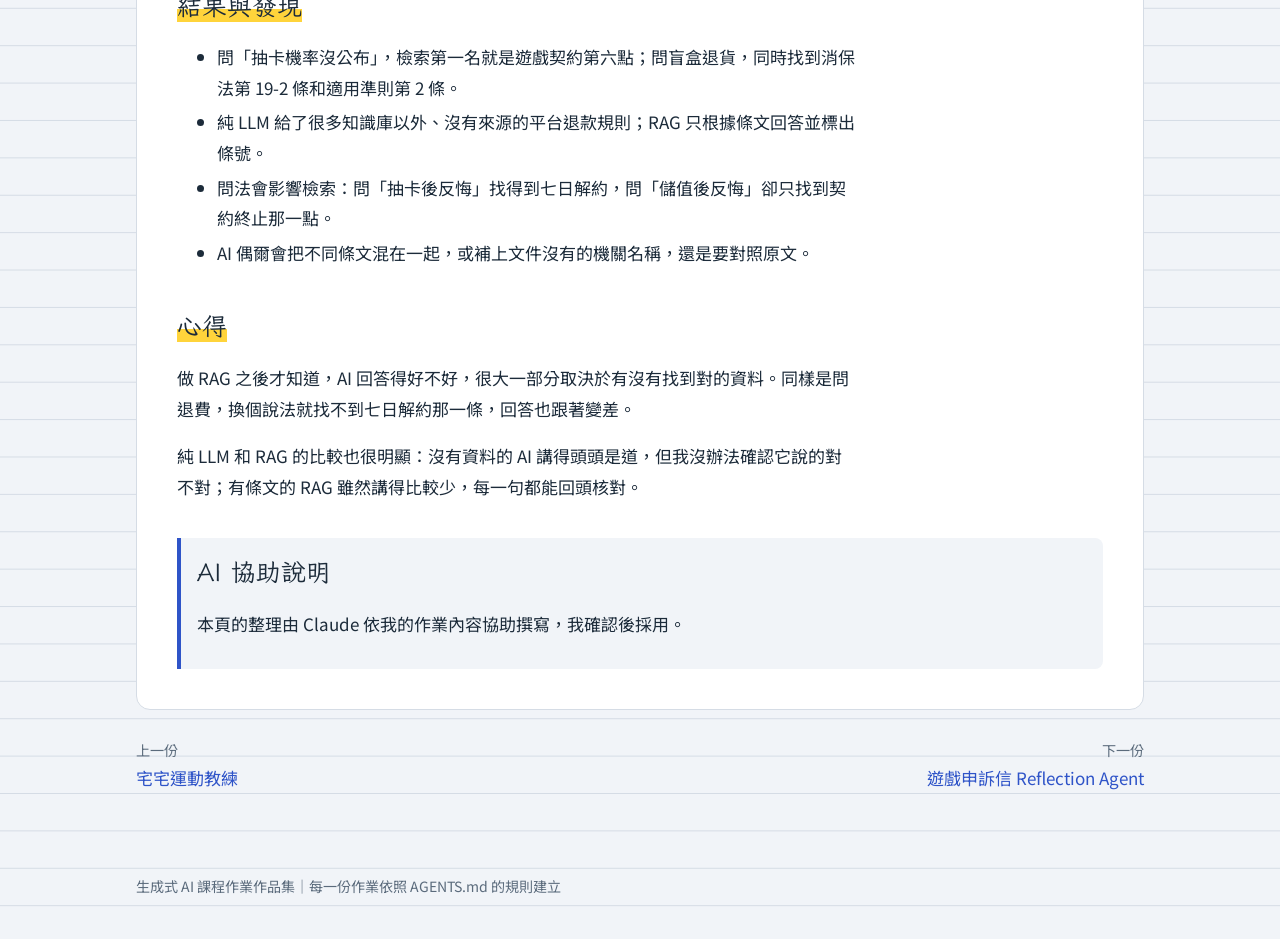
<file: works/w07-rag.html>
<!DOCTYPE html>
<html lang="zh-Hant">
<head>
<meta charset="UTF-8">
<meta name="viewport" content="width=device-width, initial-scale=1">
<title>打造自己的 RAG 對話機器人｜生成式 AI 作業簿</title>
<link rel="preconnect" href="https://fonts.googleapis.com">
<link rel="preconnect" href="https://fonts.gstatic.com" crossorigin>
<link href="https://fonts.googleapis.com/css2?family=LXGW+WenKai+TC&family=Noto+Sans+TC:wght@400;600&display=swap" rel="stylesheet">
<link rel="stylesheet" href="../assets/style.css">
</head>
<body data-page="work" data-work-id="w07" data-root="..">
<header class="site-header"><div class="wrap">
  <a class="brand" href="../index.html" data-site-title>生成式 AI 作業簿</a>
  <nav><a href="../index.html#works">全部作業</a></nav>
</div></header>

<main class="wrap work">
  <a class="back" href="../index.html#works">回到作業列表</a>
  <div class="work-head" id="work-head"></div>

  <article class="sheet">
    <section>
      <h2>作業要做什麼</h2>
      <p>選一份有興趣的文件當知識來源：RAG01 向量化並建立向量資料庫（rag-data.zip），RAG02 讀入資料庫、搭配 LLM 回答，並用 Gradio 展示。</p>
    </section>

    <section>
      <h2>我做了什麼</h2>
      <ol>
        <li>選擇和抽卡玩家最相關的三份法規：消費者保護法、網路連線遊戲服務定型化契約應記載及不得記載事項、通訊交易解除權合理例外情事適用準則。</li>
        <li>從全國法規資料庫下載 PDF，轉成 TXT。</li>
        <li>老師範例是一篇一個向量；法規太長，所以寫了 split_law_text()，把法規切成一條一筆，共 112 筆。</li>
        <li>用 EmbeddingGemma 2 向量化、FAISS 建立索引，存成 rag-data.zip 放在雲端，RAG02 用網址下載。</li>
        <li>人設是「抽卡玩家權益守護騎士」：只根據條文回答，並標出條號。</li>
      </ol>
      <figure>
        <img src="../assets/img/w04-crossdoc.jpg" alt="守護騎士回答網購盲盒拆封後能否退貨" loading="lazy">
        <figcaption>跨文件檢索：同時引用適用準則第 2 條和消保法第 19-2 條。</figcaption>
      </figure>
    </section>

    <section>
      <h2>結果與發現</h2>
      <ul>
        <li>問「抽卡機率沒公布」，檢索第一名就是遊戲契約第六點；問盲盒退貨，同時找到消保法第 19-2 條和適用準則第 2 條。</li>
        <li>純 LLM 給了很多知識庫以外、沒有來源的平台退款規則；RAG 只根據條文回答並標出條號。</li>
        <li>問法會影響檢索：問「抽卡後反悔」找得到七日解約，問「儲值後反悔」卻只找到契約終止那一點。</li>
        <li>AI 偶爾會把不同條文混在一起，或補上文件沒有的機關名稱，還是要對照原文。</li>
      </ul>
    </section>

    <section>
      <h2>心得</h2>
      <p>做 RAG 之後才知道，AI 回答得好不好，很大一部分取決於有沒有找到對的資料。同樣是問退費，換個說法就找不到七日解約那一條，回答也跟著變差。</p>
      <p>純 LLM 和 RAG 的比較也很明顯：沒有資料的 AI 講得頭頭是道，但我沒辦法確認它說的對不對；有條文的 RAG 雖然講得比較少，每一句都能回頭核對。</p>
    </section>

    <section class="ai-note">
      <h2>AI 協助說明</h2>
      <p>本頁的整理由 Claude 依我的作業內容協助撰寫，我確認後採用。</p>
    </section>
  </article>

  <nav class="pager" id="pager" aria-label="上一份與下一份作業"></nav>
</main>

<footer class="site-footer"><div class="wrap">生成式 AI 課程作業作品集｜每一份作業依照 AGENTS.md 的規則建立</div></footer>
<script src="../assets/site.js"></script>
</body>
</html>
</file>
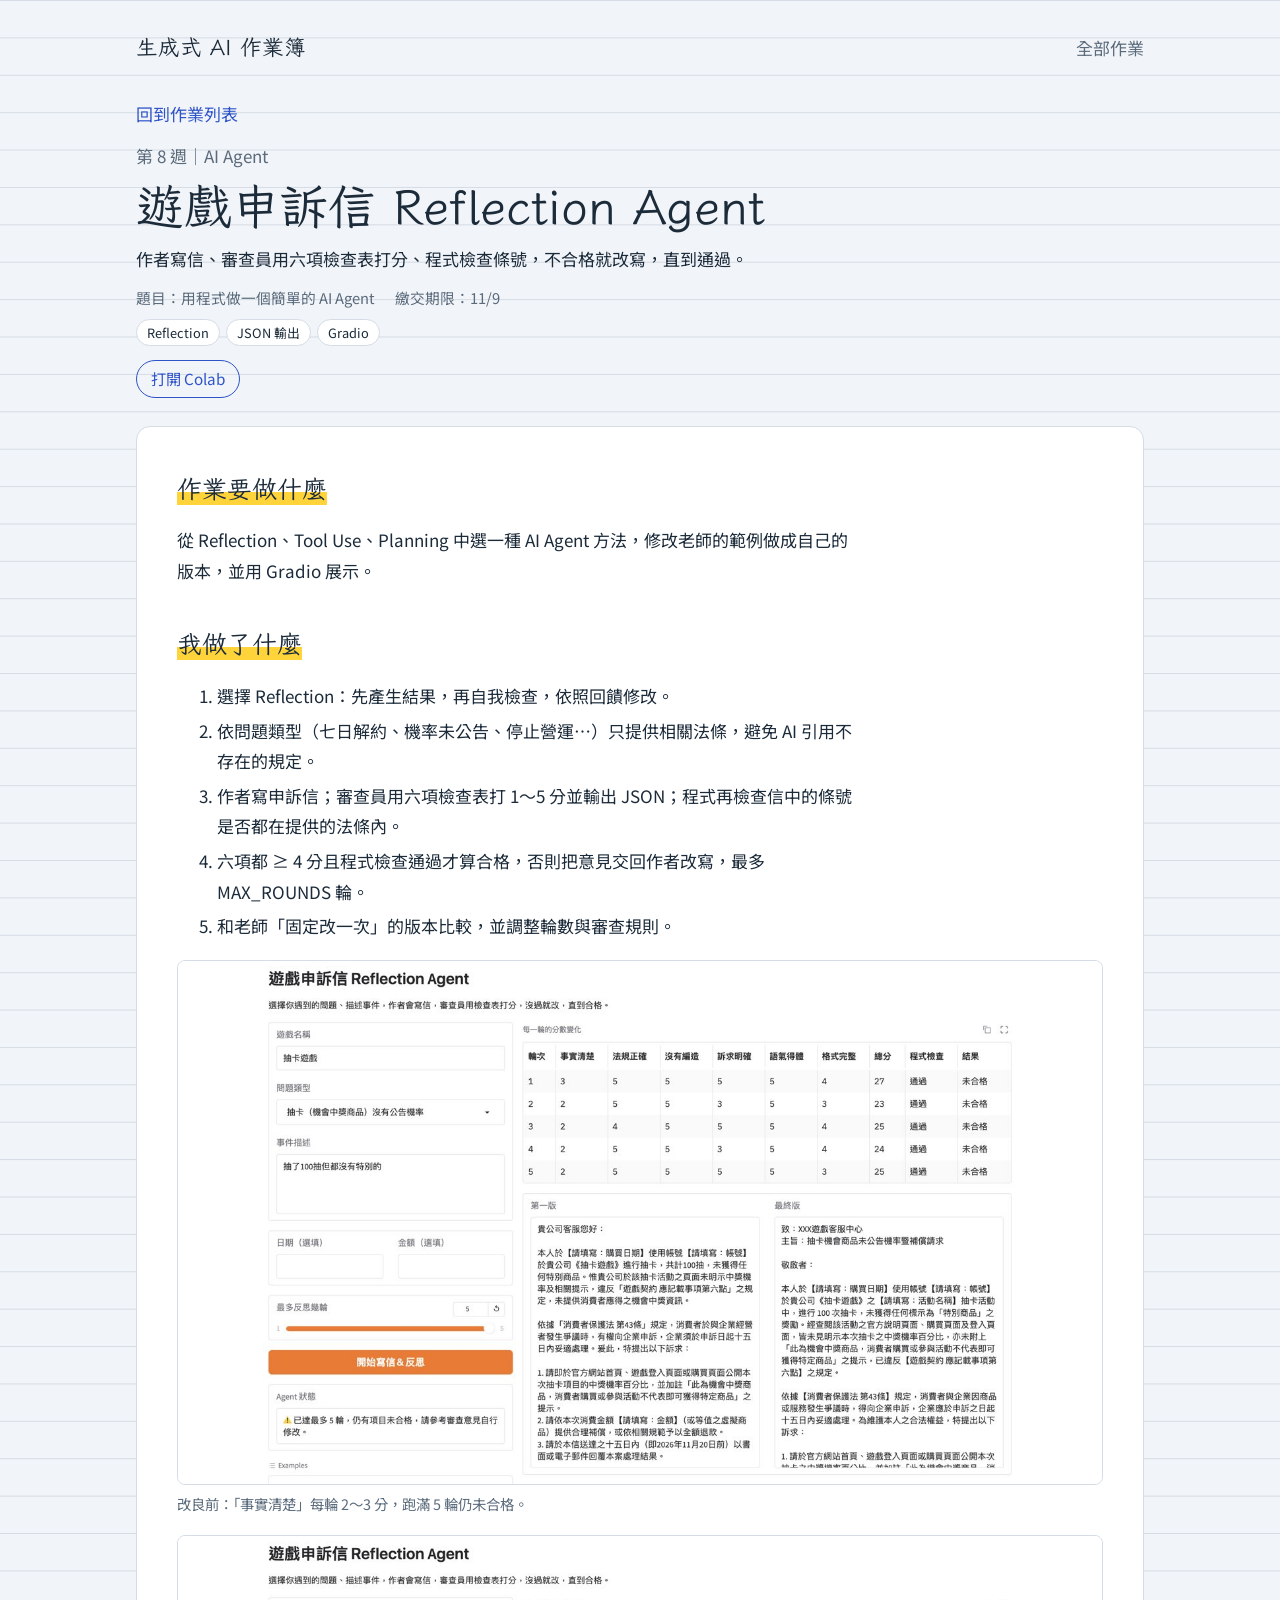
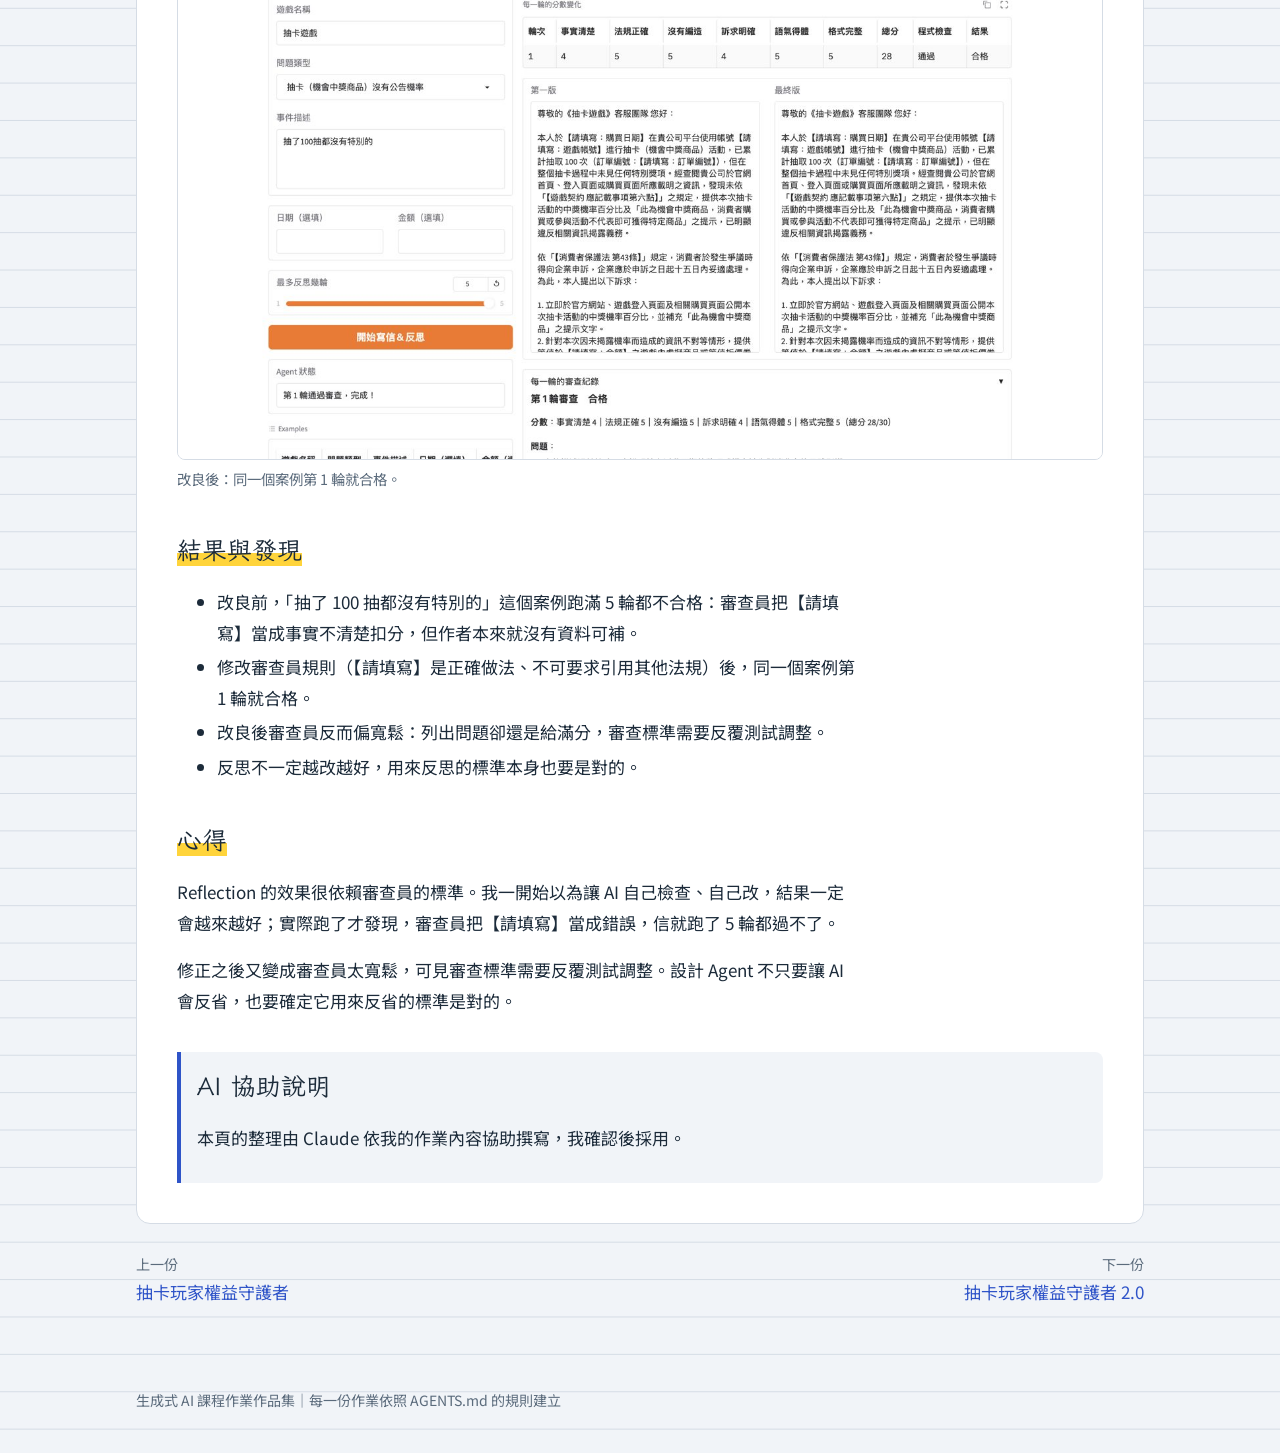
<file: works/w08-reflection-agent.html>
<!DOCTYPE html>
<html lang="zh-Hant">
<head>
<meta charset="UTF-8">
<meta name="viewport" content="width=device-width, initial-scale=1">
<title>AI Agent：Reflection｜生成式 AI 作業簿</title>
<link rel="preconnect" href="https://fonts.googleapis.com">
<link rel="preconnect" href="https://fonts.gstatic.com" crossorigin>
<link href="https://fonts.googleapis.com/css2?family=LXGW+WenKai+TC&family=Noto+Sans+TC:wght@400;600&display=swap" rel="stylesheet">
<link rel="stylesheet" href="../assets/style.css">
</head>
<body data-page="work" data-work-id="w08" data-root="..">
<header class="site-header"><div class="wrap">
  <a class="brand" href="../index.html" data-site-title>生成式 AI 作業簿</a>
  <nav><a href="../index.html#works">全部作業</a></nav>
</div></header>

<main class="wrap work">
  <a class="back" href="../index.html#works">回到作業列表</a>
  <div class="work-head" id="work-head"></div>

  <article class="sheet">
    <section>
      <h2>作業要做什麼</h2>
      <p>從 Reflection、Tool Use、Planning 中選一種 AI Agent 方法，修改老師的範例做成自己的版本，並用 Gradio 展示。</p>
    </section>

    <section>
      <h2>我做了什麼</h2>
      <ol>
        <li>選擇 Reflection：先產生結果，再自我檢查，依照回饋修改。</li>
        <li>依問題類型（七日解約、機率未公告、停止營運⋯）只提供相關法條，避免 AI 引用不存在的規定。</li>
        <li>作者寫申訴信；審查員用六項檢查表打 1～5 分並輸出 JSON；程式再檢查信中的條號是否都在提供的法條內。</li>
        <li>六項都 ≥ 4 分且程式檢查通過才算合格，否則把意見交回作者改寫，最多 MAX_ROUNDS 輪。</li>
        <li>和老師「固定改一次」的版本比較，並調整輪數與審查規則。</li>
      </ol>
      <figure>
        <img src="../assets/img/w06-before.jpg" alt="分數表顯示 5 輪都未合格" loading="lazy">
        <figcaption>改良前：「事實清楚」每輪 2～3 分，跑滿 5 輪仍未合格。</figcaption>
      </figure>
      <figure>
        <img src="../assets/img/w06-after.jpg" alt="分數表顯示第 1 輪合格" loading="lazy">
        <figcaption>改良後：同一個案例第 1 輪就合格。</figcaption>
      </figure>
    </section>

    <section>
      <h2>結果與發現</h2>
      <ul>
        <li>改良前，「抽了 100 抽都沒有特別的」這個案例跑滿 5 輪都不合格：審查員把【請填寫】當成事實不清楚扣分，但作者本來就沒有資料可補。</li>
        <li>修改審查員規則（【請填寫】是正確做法、不可要求引用其他法規）後，同一個案例第 1 輪就合格。</li>
        <li>改良後審查員反而偏寬鬆：列出問題卻還是給滿分，審查標準需要反覆測試調整。</li>
        <li>反思不一定越改越好，用來反思的標準本身也要是對的。</li>
      </ul>
    </section>

    <section>
      <h2>心得</h2>
      <p>Reflection 的效果很依賴審查員的標準。我一開始以為讓 AI 自己檢查、自己改，結果一定會越來越好；實際跑了才發現，審查員把【請填寫】當成錯誤，信就跑了 5 輪都過不了。</p>
      <p>修正之後又變成審查員太寬鬆，可見審查標準需要反覆測試調整。設計 Agent 不只要讓 AI 會反省，也要確定它用來反省的標準是對的。</p>
    </section>

    <section class="ai-note">
      <h2>AI 協助說明</h2>
      <p>本頁的整理由 Claude 依我的作業內容協助撰寫，我確認後採用。</p>
    </section>
  </article>

  <nav class="pager" id="pager" aria-label="上一份與下一份作業"></nav>
</main>

<footer class="site-footer"><div class="wrap">生成式 AI 課程作業作品集｜每一份作業依照 AGENTS.md 的規則建立</div></footer>
<script src="../assets/site.js"></script>
</body>
</html>
</file>
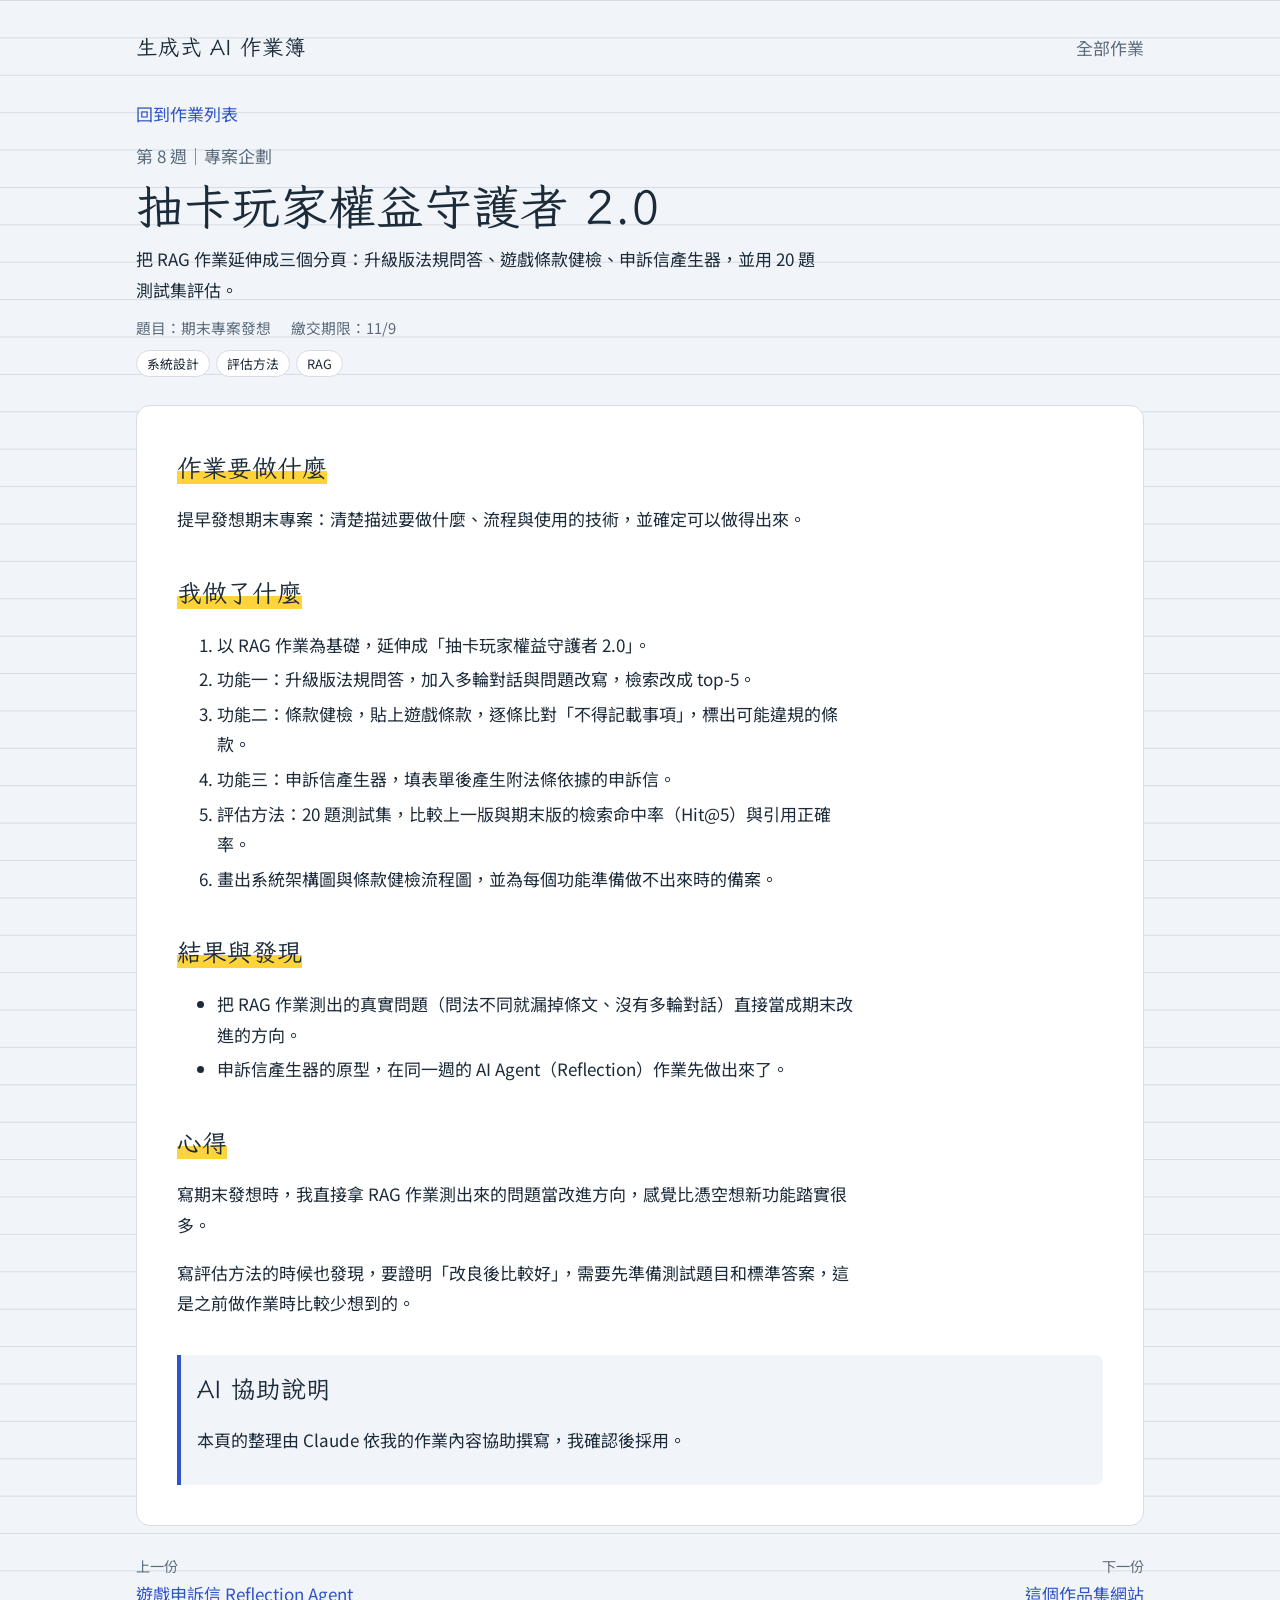
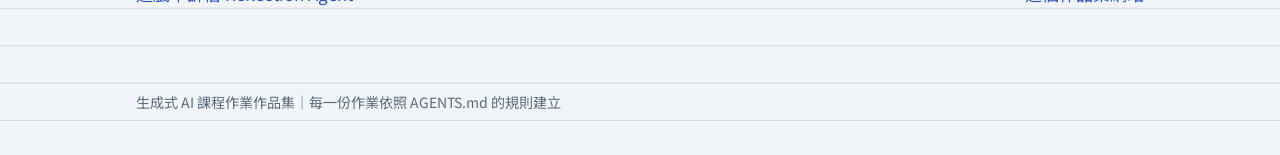
<file: works/w09-final-proposal.html>
<!DOCTYPE html>
<html lang="zh-Hant">
<head>
<meta charset="UTF-8">
<meta name="viewport" content="width=device-width, initial-scale=1">
<title>期末專案發想｜生成式 AI 作業簿</title>
<link rel="preconnect" href="https://fonts.googleapis.com">
<link rel="preconnect" href="https://fonts.gstatic.com" crossorigin>
<link href="https://fonts.googleapis.com/css2?family=LXGW+WenKai+TC&family=Noto+Sans+TC:wght@400;600&display=swap" rel="stylesheet">
<link rel="stylesheet" href="../assets/style.css">
</head>
<body data-page="work" data-work-id="w09" data-root="..">
<header class="site-header"><div class="wrap">
  <a class="brand" href="../index.html" data-site-title>生成式 AI 作業簿</a>
  <nav><a href="../index.html#works">全部作業</a></nav>
</div></header>

<main class="wrap work">
  <a class="back" href="../index.html#works">回到作業列表</a>
  <div class="work-head" id="work-head"></div>

  <article class="sheet">
    <section>
      <h2>作業要做什麼</h2>
      <p>提早發想期末專案：清楚描述要做什麼、流程與使用的技術，並確定可以做得出來。</p>
    </section>

    <section>
      <h2>我做了什麼</h2>
      <ol>
        <li>以 RAG 作業為基礎，延伸成「抽卡玩家權益守護者 2.0」。</li>
        <li>功能一：升級版法規問答，加入多輪對話與問題改寫，檢索改成 top-5。</li>
        <li>功能二：條款健檢，貼上遊戲條款，逐條比對「不得記載事項」，標出可能違規的條款。</li>
        <li>功能三：申訴信產生器，填表單後產生附法條依據的申訴信。</li>
        <li>評估方法：20 題測試集，比較上一版與期末版的檢索命中率（Hit@5）與引用正確率。</li>
        <li>畫出系統架構圖與條款健檢流程圖，並為每個功能準備做不出來時的備案。</li>
      </ol>

    </section>

    <section>
      <h2>結果與發現</h2>
      <ul>
        <li>把 RAG 作業測出的真實問題（問法不同就漏掉條文、沒有多輪對話）直接當成期末改進的方向。</li>
        <li>申訴信產生器的原型，在同一週的 AI Agent（Reflection）作業先做出來了。</li>
      </ul>
    </section>

    <section>
      <h2>心得</h2>
      <p>寫期末發想時，我直接拿 RAG 作業測出來的問題當改進方向，感覺比憑空想新功能踏實很多。</p>
      <p>寫評估方法的時候也發現，要證明「改良後比較好」，需要先準備測試題目和標準答案，這是之前做作業時比較少想到的。</p>
    </section>

    <section class="ai-note">
      <h2>AI 協助說明</h2>
      <p>本頁的整理由 Claude 依我的作業內容協助撰寫，我確認後採用。</p>
    </section>
  </article>

  <nav class="pager" id="pager" aria-label="上一份與下一份作業"></nav>
</main>

<footer class="site-footer"><div class="wrap">生成式 AI 課程作業作品集｜每一份作業依照 AGENTS.md 的規則建立</div></footer>
<script src="../assets/site.js"></script>
</body>
</html>
</file>
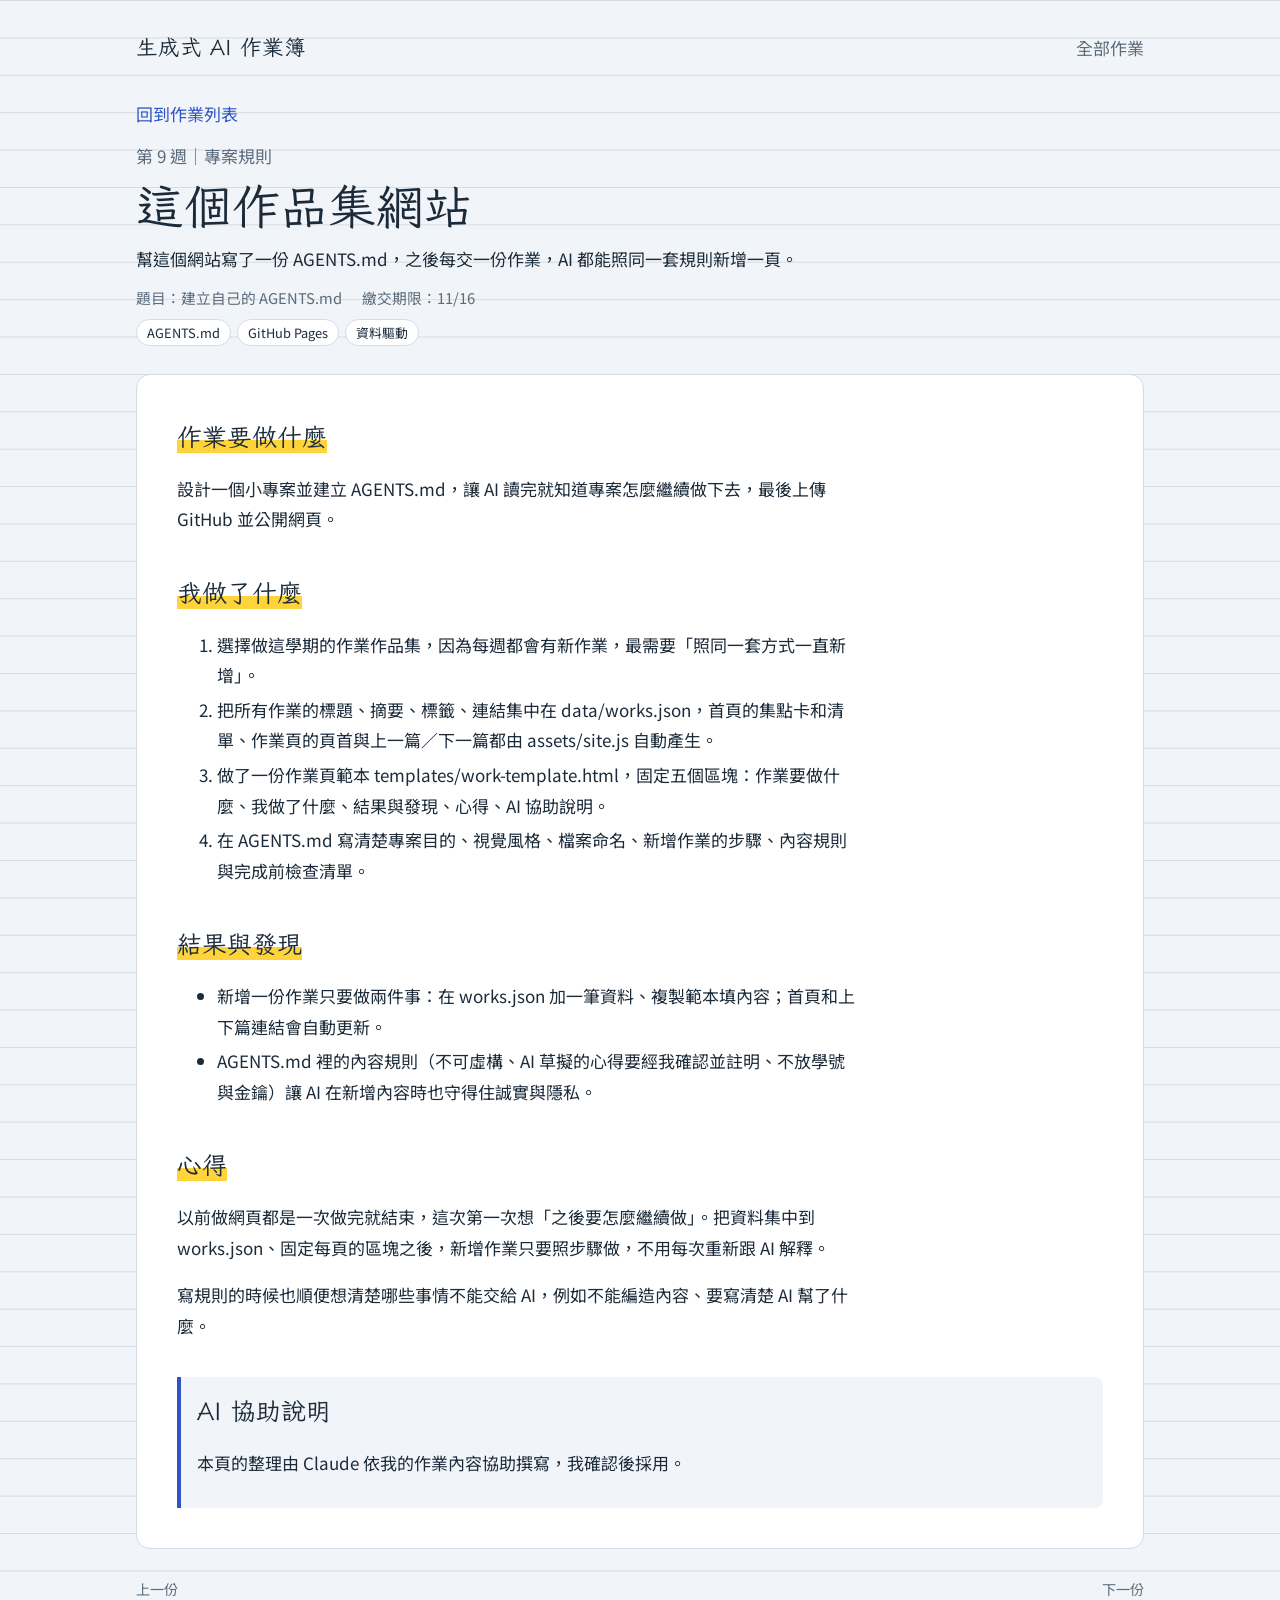
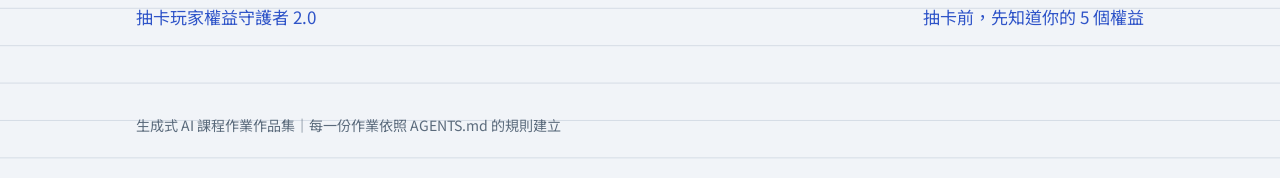
<file: works/w10-agents-md.html>
<!DOCTYPE html>
<html lang="zh-Hant">
<head>
<meta charset="UTF-8">
<meta name="viewport" content="width=device-width, initial-scale=1">
<title>建立自己的 AGENTS.md｜生成式 AI 作業簿</title>
<link rel="preconnect" href="https://fonts.googleapis.com">
<link rel="preconnect" href="https://fonts.gstatic.com" crossorigin>
<link href="https://fonts.googleapis.com/css2?family=LXGW+WenKai+TC&family=Noto+Sans+TC:wght@400;600&display=swap" rel="stylesheet">
<link rel="stylesheet" href="../assets/style.css">
</head>
<body data-page="work" data-work-id="w10" data-root="..">
<header class="site-header"><div class="wrap">
  <a class="brand" href="../index.html" data-site-title>生成式 AI 作業簿</a>
  <nav><a href="../index.html#works">全部作業</a></nav>
</div></header>

<main class="wrap work">
  <a class="back" href="../index.html#works">回到作業列表</a>
  <div class="work-head" id="work-head"></div>

  <article class="sheet">
    <section>
      <h2>作業要做什麼</h2>
      <p>設計一個小專案並建立 AGENTS.md，讓 AI 讀完就知道專案怎麼繼續做下去，最後上傳 GitHub 並公開網頁。</p>
    </section>

    <section>
      <h2>我做了什麼</h2>
      <ol>
        <li>選擇做這學期的作業作品集，因為每週都會有新作業，最需要「照同一套方式一直新增」。</li>
        <li>把所有作業的標題、摘要、標籤、連結集中在 data/works.json，首頁的集點卡和清單、作業頁的頁首與上一篇／下一篇都由 assets/site.js 自動產生。</li>
        <li>做了一份作業頁範本 templates/work-template.html，固定五個區塊：作業要做什麼、我做了什麼、結果與發現、心得、AI 協助說明。</li>
        <li>在 AGENTS.md 寫清楚專案目的、視覺風格、檔案命名、新增作業的步驟、內容規則與完成前檢查清單。</li>
      </ol>

    </section>

    <section>
      <h2>結果與發現</h2>
      <ul>
        <li>新增一份作業只要做兩件事：在 works.json 加一筆資料、複製範本填內容；首頁和上下篇連結會自動更新。</li>
        <li>AGENTS.md 裡的內容規則（不可虛構、AI 草擬的心得要經我確認並註明、不放學號與金鑰）讓 AI 在新增內容時也守得住誠實與隱私。</li>
      </ul>
    </section>

    <section>
      <h2>心得</h2>
      <p>以前做網頁都是一次做完就結束，這次第一次想「之後要怎麼繼續做」。把資料集中到 works.json、固定每頁的區塊之後，新增作業只要照步驟做，不用每次重新跟 AI 解釋。</p>
      <p>寫規則的時候也順便想清楚哪些事情不能交給 AI，例如不能編造內容、要寫清楚 AI 幫了什麼。</p>
    </section>

    <section class="ai-note">
      <h2>AI 協助說明</h2>
      <p>本頁的整理由 Claude 依我的作業內容協助撰寫，我確認後採用。</p>
    </section>
  </article>

  <nav class="pager" id="pager" aria-label="上一份與下一份作業"></nav>
</main>

<footer class="site-footer"><div class="wrap">生成式 AI 課程作業作品集｜每一份作業依照 AGENTS.md 的規則建立</div></footer>
<script src="../assets/site.js"></script>
</body>
</html>
</file>
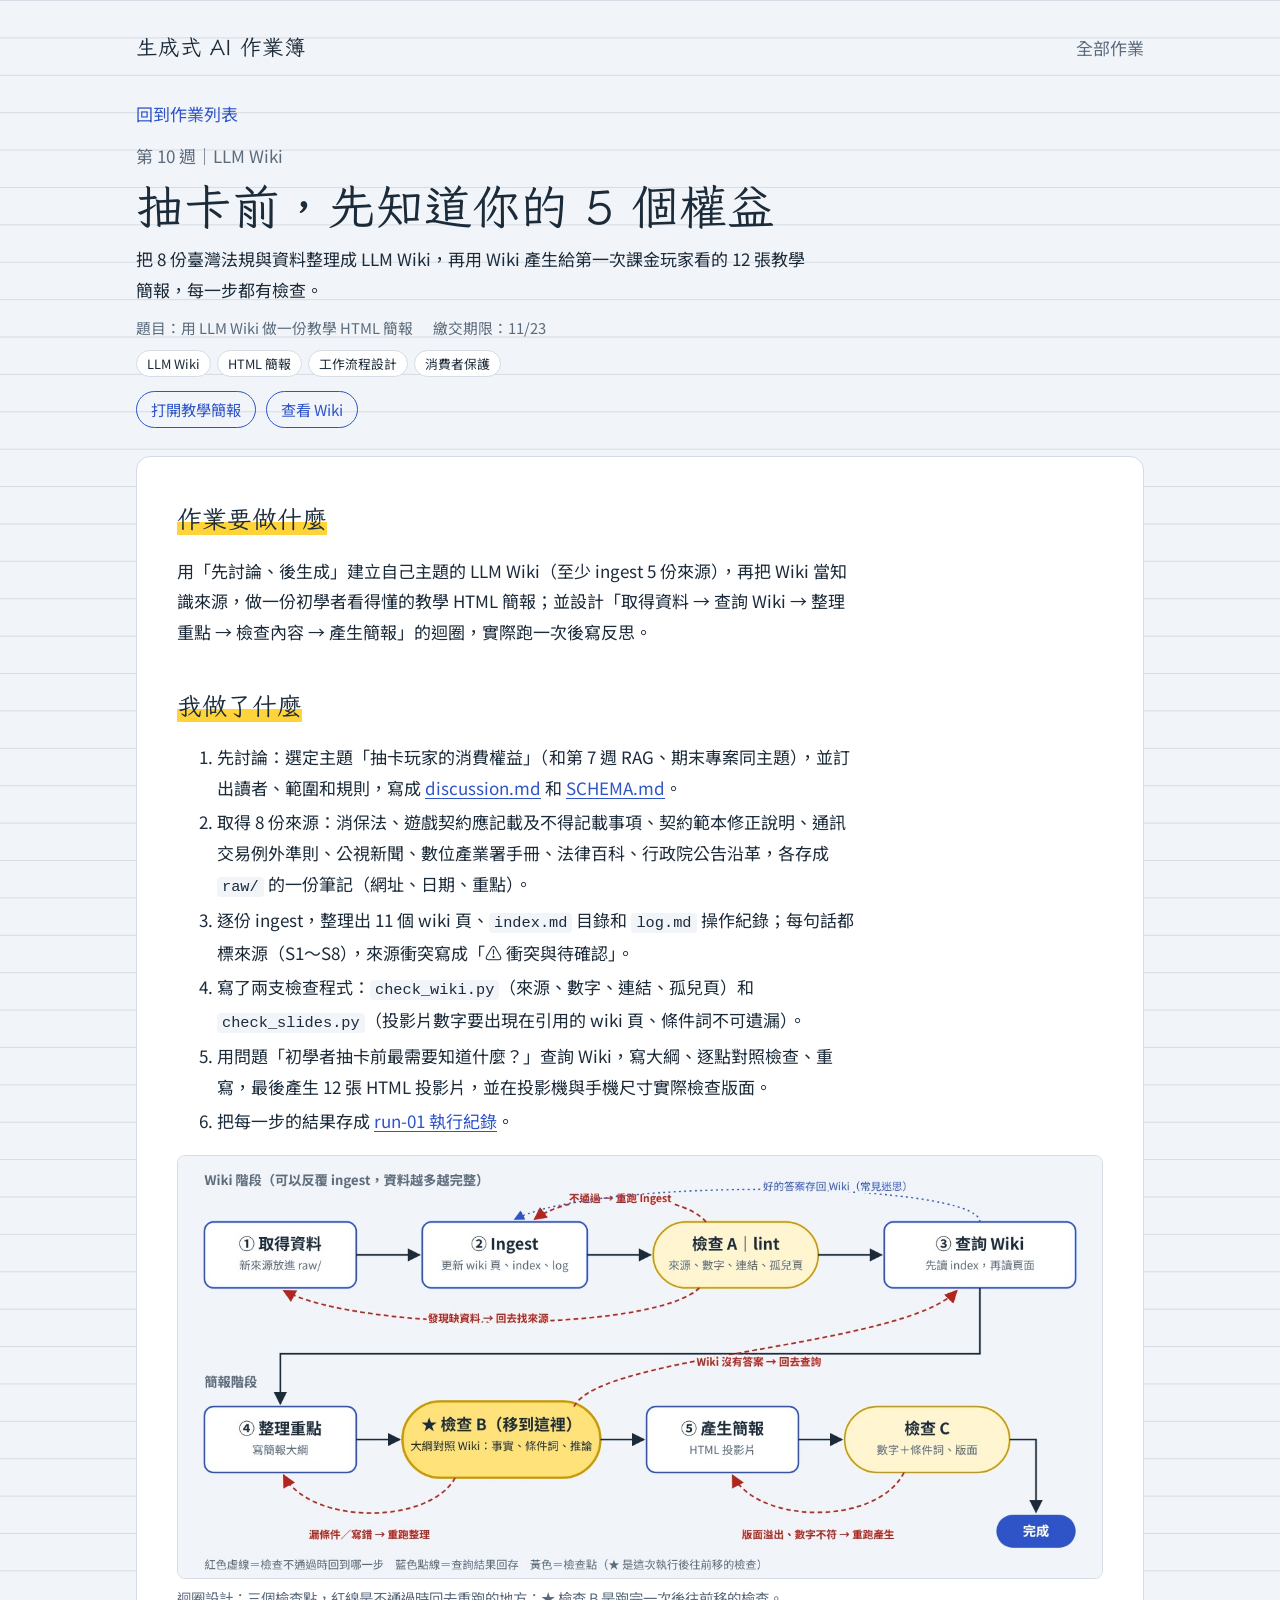
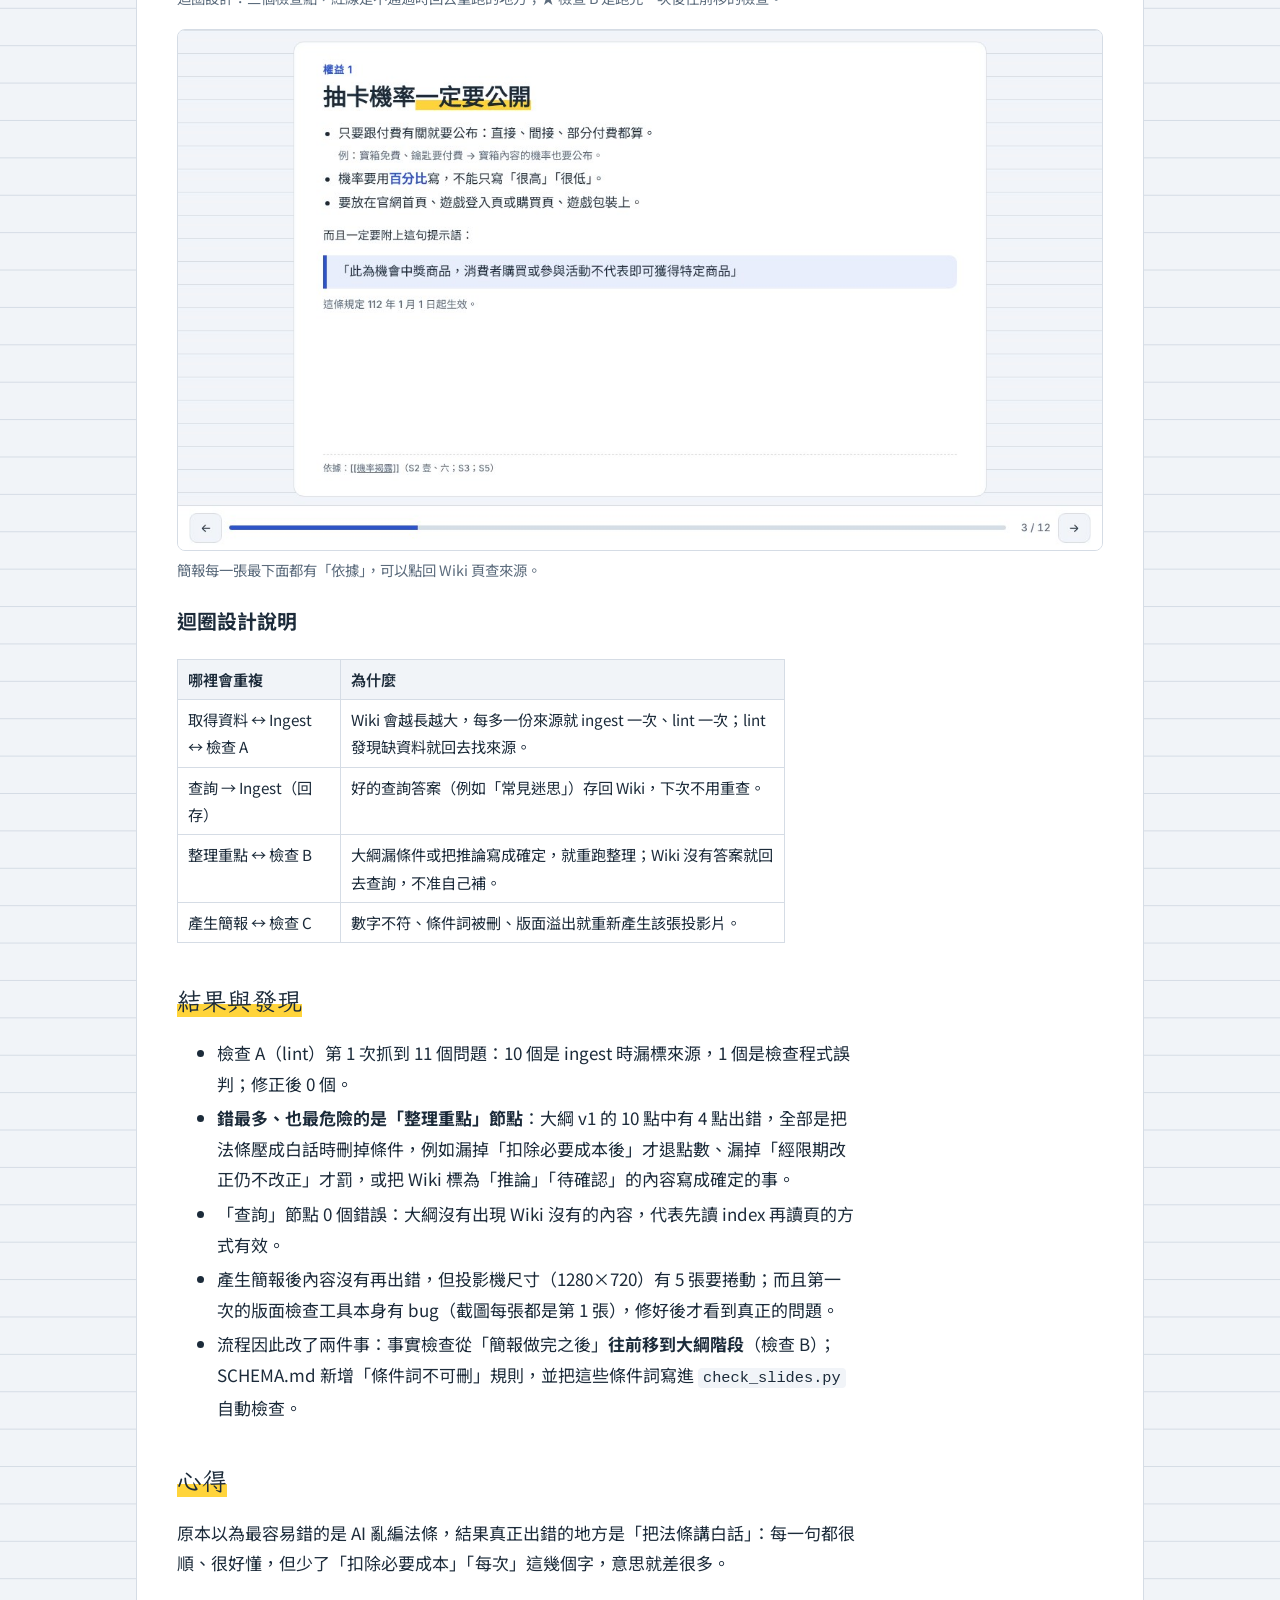
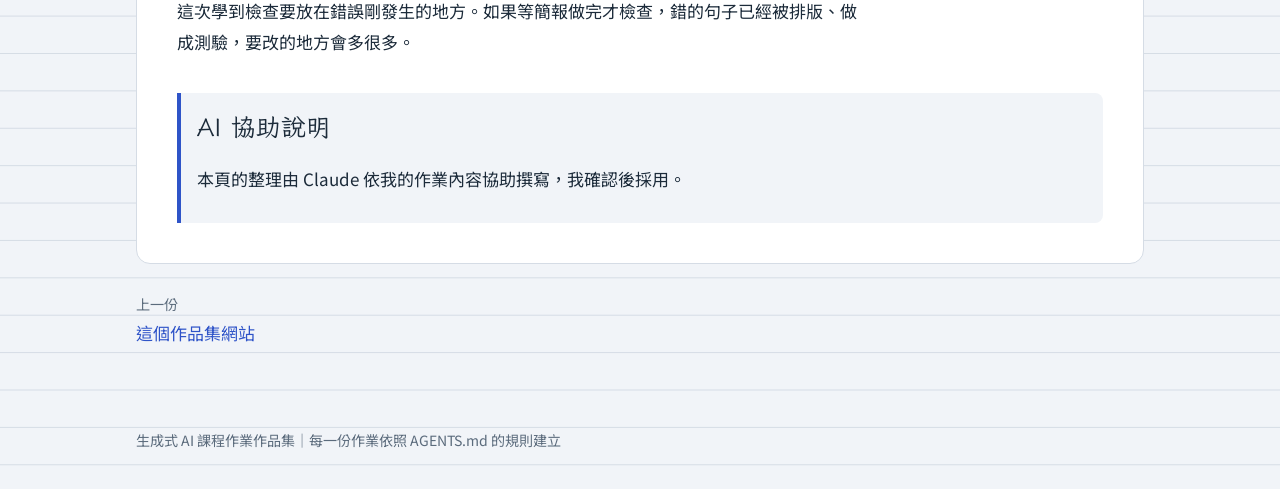
<file: works/w11-llm-wiki.html>
<!DOCTYPE html>
<html lang="zh-Hant">
<head>
<meta charset="UTF-8">
<meta name="viewport" content="width=device-width, initial-scale=1">
<title>用 LLM Wiki 做一份教學 HTML 簡報｜生成式 AI 作業簿</title>
<link rel="preconnect" href="https://fonts.googleapis.com">
<link rel="preconnect" href="https://fonts.gstatic.com" crossorigin>
<link href="https://fonts.googleapis.com/css2?family=LXGW+WenKai+TC&family=Noto+Sans+TC:wght@400;600&display=swap" rel="stylesheet">
<link rel="stylesheet" href="../assets/style.css">
</head>
<body data-page="work" data-work-id="w11" data-root="..">
<header class="site-header"><div class="wrap">
  <a class="brand" href="../index.html" data-site-title>生成式 AI 作業簿</a>
  <nav><a href="../index.html#works">全部作業</a></nav>
</div></header>

<main class="wrap work">
  <a class="back" href="../index.html#works">回到作業列表</a>
  <div class="work-head" id="work-head"></div>

  <article class="sheet">
    <section>
      <h2>作業要做什麼</h2>
      <p>用「先討論、後生成」建立自己主題的 LLM Wiki（至少 ingest 5 份來源），再把 Wiki 當知識來源，做一份初學者看得懂的教學 HTML 簡報；並設計「取得資料 → 查詢 Wiki → 整理重點 → 檢查內容 → 產生簡報」的迴圈，實際跑一次後寫反思。</p>
    </section>

    <section>
      <h2>我做了什麼</h2>
      <ol>
        <li>先討論：選定主題「抽卡玩家的消費權益」（和第 7 週 RAG、期末專案同主題），並訂出讀者、範圍和規則，寫成 <a href="https://github.com/elainechiu2005-collab/genai-portfolio/blob/main/llm-wiki/discussion.md">discussion.md</a> 和 <a href="https://github.com/elainechiu2005-collab/genai-portfolio/blob/main/llm-wiki/SCHEMA.md">SCHEMA.md</a>。</li>
        <li>取得 8 份來源：消保法、遊戲契約應記載及不得記載事項、契約範本修正說明、通訊交易例外準則、公視新聞、數位產業署手冊、法律百科、行政院公告沿革，各存成 <code>raw/</code> 的一份筆記（網址、日期、重點）。</li>
        <li>逐份 ingest，整理出 11 個 wiki 頁、<code>index.md</code> 目錄和 <code>log.md</code> 操作紀錄；每句話都標來源（S1～S8），來源衝突寫成「⚠ 衝突與待確認」。</li>
        <li>寫了兩支檢查程式：<code>check_wiki.py</code>（來源、數字、連結、孤兒頁）和 <code>check_slides.py</code>（投影片數字要出現在引用的 wiki 頁、條件詞不可遺漏）。</li>
        <li>用問題「初學者抽卡前最需要知道什麼？」查詢 Wiki，寫大綱、逐點對照檢查、重寫，最後產生 12 張 HTML 投影片，並在投影機與手機尺寸實際檢查版面。</li>
        <li>把每一步的結果存成 <a href="https://github.com/elainechiu2005-collab/genai-portfolio/blob/main/llm-wiki/runs/run-01/README.md">run-01 執行紀錄</a>。</li>
      </ol>
      <figure>
        <img src="../assets/img/w11-loop.jpg" alt="工作流程圖：上排是 Wiki 階段，取得資料、Ingest、檢查 A、查詢 Wiki；下排是簡報階段，整理重點、檢查 B、產生簡報、檢查 C、完成。紅色虛線表示檢查不通過時回到哪一步。" loading="lazy">
        <figcaption>迴圈設計：三個檢查點，紅線是不通過時回去重跑的地方；★ 檢查 B 是跑完一次後往前移的檢查。</figcaption>
      </figure>
      <figure>
        <img src="../assets/img/w11-slides.jpg" alt="教學簡報第 3 張「抽卡機率一定要公開」，列出百分比揭露、提示語，最下方標示依據的 Wiki 頁與來源。" loading="lazy">
        <figcaption>簡報每一張最下面都有「依據」，可以點回 Wiki 頁查來源。</figcaption>
      </figure>
      <h3>迴圈設計說明</h3>
      <table>
        <tr><th>哪裡會重複</th><th>為什麼</th></tr>
        <tr><td>取得資料 ↔ Ingest ↔ 檢查 A</td><td>Wiki 會越長越大，每多一份來源就 ingest 一次、lint 一次；lint 發現缺資料就回去找來源。</td></tr>
        <tr><td>查詢 → Ingest（回存）</td><td>好的查詢答案（例如「常見迷思」）存回 Wiki，下次不用重查。</td></tr>
        <tr><td>整理重點 ↔ 檢查 B</td><td>大綱漏條件或把推論寫成確定，就重跑整理；Wiki 沒有答案就回去查詢，不准自己補。</td></tr>
        <tr><td>產生簡報 ↔ 檢查 C</td><td>數字不符、條件詞被刪、版面溢出就重新產生該張投影片。</td></tr>
      </table>
    </section>

    <section>
      <h2>結果與發現</h2>
      <ul>
        <li>檢查 A（lint）第 1 次抓到 11 個問題：10 個是 ingest 時漏標來源，1 個是檢查程式誤判；修正後 0 個。</li>
        <li><strong>錯最多、也最危險的是「整理重點」節點</strong>：大綱 v1 的 10 點中有 4 點出錯，全部是把法條壓成白話時刪掉條件，例如漏掉「扣除必要成本後」才退點數、漏掉「經限期改正仍不改正」才罰，或把 Wiki 標為「推論」「待確認」的內容寫成確定的事。</li>
        <li>「查詢」節點 0 個錯誤：大綱沒有出現 Wiki 沒有的內容，代表先讀 index 再讀頁的方式有效。</li>
        <li>產生簡報後內容沒有再出錯，但投影機尺寸（1280×720）有 5 張要捲動；而且第一次的版面檢查工具本身有 bug（截圖每張都是第 1 張），修好後才看到真正的問題。</li>
        <li>流程因此改了兩件事：事實檢查從「簡報做完之後」<strong>往前移到大綱階段</strong>（檢查 B）；SCHEMA.md 新增「條件詞不可刪」規則，並把這些條件詞寫進 <code>check_slides.py</code> 自動檢查。</li>
      </ul>
    </section>

    <section>
      <h2>心得</h2>
      <p>原本以為最容易錯的是 AI 亂編法條，結果真正出錯的地方是「把法條講白話」：每一句都很順、很好懂，但少了「扣除必要成本」「每次」這幾個字，意思就差很多。</p>
      <p>這次學到檢查要放在錯誤剛發生的地方。如果等簡報做完才檢查，錯的句子已經被排版、做成測驗，要改的地方會多很多。</p>
    </section>

    <section class="ai-note">
      <h2>AI 協助說明</h2>
      <p>本頁的整理由 Claude 依我的作業內容協助撰寫，我確認後採用。</p>
    </section>
  </article>

  <nav class="pager" id="pager" aria-label="上一份與下一份作業"></nav>
</main>

<footer class="site-footer"><div class="wrap">生成式 AI 課程作業作品集｜每一份作業依照 AGENTS.md 的規則建立</div></footer>
<script src="../assets/site.js"></script>
</body>
</html>
</file>
<file: assets/style.css>
/* =========================================================
   生成式 AI 作業簿｜全站樣式
   規則：顏色、字體、間距只能用下方 :root 的變數，不要在頁面裡寫死數值。
   ========================================================= */
:root {
  --paper: #F1F4F8;      /* 頁面底色：冷調筆記紙 */
  --sheet: #FFFFFF;      /* 卡片／內容紙張 */
  --ink: #1C2B3A;        /* 主要文字：深藍墨水 */
  --muted: #5B6B7C;      /* 次要文字 */
  --line: #D5DCE5;       /* 格線、框線 */
  --cobalt: #2F54C8;     /* 連結、印章 */
  --marker: #FFD43B;     /* 螢光筆：只用在 h2 底線與集點卡完成章 */
  --font-hand: "LXGW WenKai TC", "Noto Sans TC", serif;
  --font-body: "Noto Sans TC", "PingFang TC", "Microsoft JhengHei", sans-serif;
  --measure: 40em;
  --radius-sheet: 14px;
  --radius-chip: 999px;
}
@media (prefers-color-scheme: dark) {
  :root:not([data-theme="light"]) {
    --paper: #141B24; --sheet: #1C2532; --ink: #E7ECF3; --muted: #9AA8B8;
    --line: #2E3A4A; --cobalt: #8FA9FF; --marker: #C9A419;
  }
}

*, *::before, *::after { box-sizing: border-box; }
html { -webkit-text-size-adjust: 100%; }
body {
  margin: 0; background: var(--paper); color: var(--ink);
  font-family: var(--font-body); font-size: 17px; line-height: 1.8;
  /* 筆記紙的淡格線 */
  background-image: linear-gradient(var(--line) 1px, transparent 1px);
  background-size: 100% 2.2em; background-attachment: local;
}
a { color: var(--cobalt); text-underline-offset: 3px; }
a:focus-visible, button:focus-visible { outline: 3px solid var(--cobalt); outline-offset: 3px; border-radius: 4px; }
img { max-width: 100%; display: block; }

.wrap { max-width: 1040px; margin: 0 auto; padding: 0 16px; }

/* ---------- 頁首 ---------- */
.site-header { padding: 28px 0 8px; }
.site-header .wrap { display: flex; justify-content: space-between; align-items: baseline; gap: 12px; flex-wrap: wrap; }
.brand { font-family: var(--font-hand); font-size: 1.35rem; color: var(--ink); text-decoration: none; }
.site-header nav a { color: var(--muted); text-decoration: none; margin-left: 18px; }
.site-header nav a:hover { color: var(--cobalt); }

/* ---------- 首頁 Hero：集點卡 ---------- */
.hero { padding: 40px 0 24px; }
.hero h1 { font-family: var(--font-hand); font-weight: 400; font-size: clamp(2.2rem, 6vw, 3.6rem); line-height: 1.2; margin: 0 0 8px; }
.hero p { color: var(--muted); max-width: var(--measure); margin: 0 0 28px; }

.stampcard {
  background: var(--sheet); border: 1.5px solid var(--ink); border-radius: var(--radius-sheet);
  padding: 22px; display: grid; gap: 14px;
  grid-template-columns: repeat(auto-fill, minmax(150px, 1fr));
}
.stamp {
  position: relative; min-height: 150px; border: 1.5px dashed var(--line); border-radius: 10px;
  padding: 12px; text-decoration: none; color: var(--ink); display: flex; flex-direction: column; justify-content: space-between;
}
.stamp .no { font-family: var(--font-hand); font-size: 1.6rem; line-height: 1; color: var(--muted); }
.stamp .t { font-size: .92rem; line-height: 1.45; }
.stamp.done { border-style: solid; border-color: var(--ink); }
.stamp.done::after {          /* 完成章：螢光圓章，微微傾斜 */
  content: "完成"; position: absolute; top: 10px; right: 10px;
  font-family: var(--font-hand); font-size: .9rem; color: var(--ink);
  width: 46px; height: 46px; border-radius: 50%; display: grid; place-items: center;
  background: var(--marker); transform: rotate(-12deg);
}
.stamp.done:hover { background: var(--paper); }
.stamp.next .t { color: var(--muted); }

/* ---------- 首頁作業清單 ---------- */
.section-title { font-family: var(--font-hand); font-weight: 400; font-size: 1.7rem; margin: 56px 0 12px; }
.worklist { list-style: none; padding: 0; margin: 0; }
.worklist > li { border-top: 1px solid var(--line); padding: 18px 0; display: grid; grid-template-columns: 3.2em 1fr; gap: 4px 16px; }
.worklist .no { font-family: var(--font-hand); font-size: 1.5rem; color: var(--muted); grid-row: 1 / span 4; }
.worklist > li > :not(.no) { grid-column: 2; }
.worklist h3 { margin: 0; font-size: 1.1rem; }
.worklist .proj { color: var(--muted); font-size: .95rem; }
.worklist p { margin: 2px 0 0; max-width: var(--measure); }

/* ---------- 標籤 ---------- */
.tags { display: flex; flex-wrap: wrap; gap: 6px; margin: 8px 0 0; padding: 0; list-style: none; }
.tags li { font-size: .8rem; border: 1px solid var(--line); background: var(--sheet); border-radius: var(--radius-chip); padding: 1px 10px; }

/* ---------- 作業頁 ---------- */
.work { padding-top: 24px; padding-bottom: 40px; }   /* 只設上下，左右沿用 .wrap 的 16px 邊距 */
.back { display: inline-block; margin-bottom: 12px; text-decoration: none; }
.work-head { margin-bottom: 28px; }
.work-head .kicker { color: var(--muted); margin: 0; }
.work-head h1 { font-family: var(--font-hand); font-weight: 400; font-size: clamp(2rem, 5vw, 3rem); line-height: 1.25; margin: 4px 0 8px; }
.work-head .summary { max-width: var(--measure); margin: 0; }
.meta { display: flex; flex-wrap: wrap; gap: 6px 20px; color: var(--muted); font-size: .92rem; margin-top: 10px; }
.links { display: flex; flex-wrap: wrap; gap: 10px; margin-top: 14px; }
.links a { border: 1.5px solid var(--cobalt); border-radius: var(--radius-chip); padding: 4px 14px; text-decoration: none; font-size: .95rem; }
.links a:hover { background: var(--cobalt); color: var(--sheet); }

.sheet { background: var(--sheet); border: 1px solid var(--line); border-radius: var(--radius-sheet); padding: clamp(18px, 4vw, 40px); }
.sheet section + section { margin-top: 36px; }
.sheet h2 {
  font-family: var(--font-hand); font-weight: 400; font-size: 1.55rem; margin: 0 0 10px; display: inline;
  background: linear-gradient(transparent 62%, var(--marker) 62%);   /* 螢光筆底線 */
}
.sheet h2 + * { margin-top: 14px; }
.sheet p, .sheet ul, .sheet ol { max-width: var(--measure); }
.sheet li + li { margin-top: 4px; }
.sheet table { border-collapse: collapse; width: 100%; max-width: var(--measure); font-size: .95rem; display: block; overflow-x: auto; }
.sheet th, .sheet td { border: 1px solid var(--line); padding: 6px 10px; text-align: left; vertical-align: top; }
.sheet th { background: var(--paper); font-weight: 600; }
.sheet code { font-size: .9em; background: var(--paper); padding: 1px 5px; border-radius: 4px; }
.sheet pre { background: var(--paper); padding: 12px 14px; border-radius: 8px; overflow-x: auto; font-size: .88rem; line-height: 1.6; max-width: var(--measure); }
figure { margin: 18px 0; }
figure img { border: 1px solid var(--line); border-radius: 8px; }
figcaption { color: var(--muted); font-size: .9rem; margin-top: 6px; }

.ai-note { border-left: 4px solid var(--cobalt); background: var(--paper); padding: 12px 16px; border-radius: 0 8px 8px 0; }
.ai-note h2 { background: none; }
.todo { color: var(--muted); border: 1.5px dashed var(--line); border-radius: 8px; padding: 10px 14px; }

.pager { display: flex; justify-content: space-between; gap: 12px; margin-top: 28px; flex-wrap: wrap; }
.pager a { text-decoration: none; max-width: 48%; }
.pager .next { margin-left: auto; text-align: right; }
.pager small { display: block; color: var(--muted); }

.site-footer { color: var(--muted); font-size: .88rem; padding: 40px 0; }

@media (max-width: 560px) {
  body { font-size: 16px; }
  .stampcard { grid-template-columns: repeat(2, 1fr); padding: 14px; }
  .stamp { min-height: 130px; }
  .worklist > li { grid-template-columns: 2.4em 1fr; }
  .pager a { max-width: 100%; }
}
@media (prefers-reduced-motion: reduce) { * { transition: none !important; animation: none !important; } }
</file>
